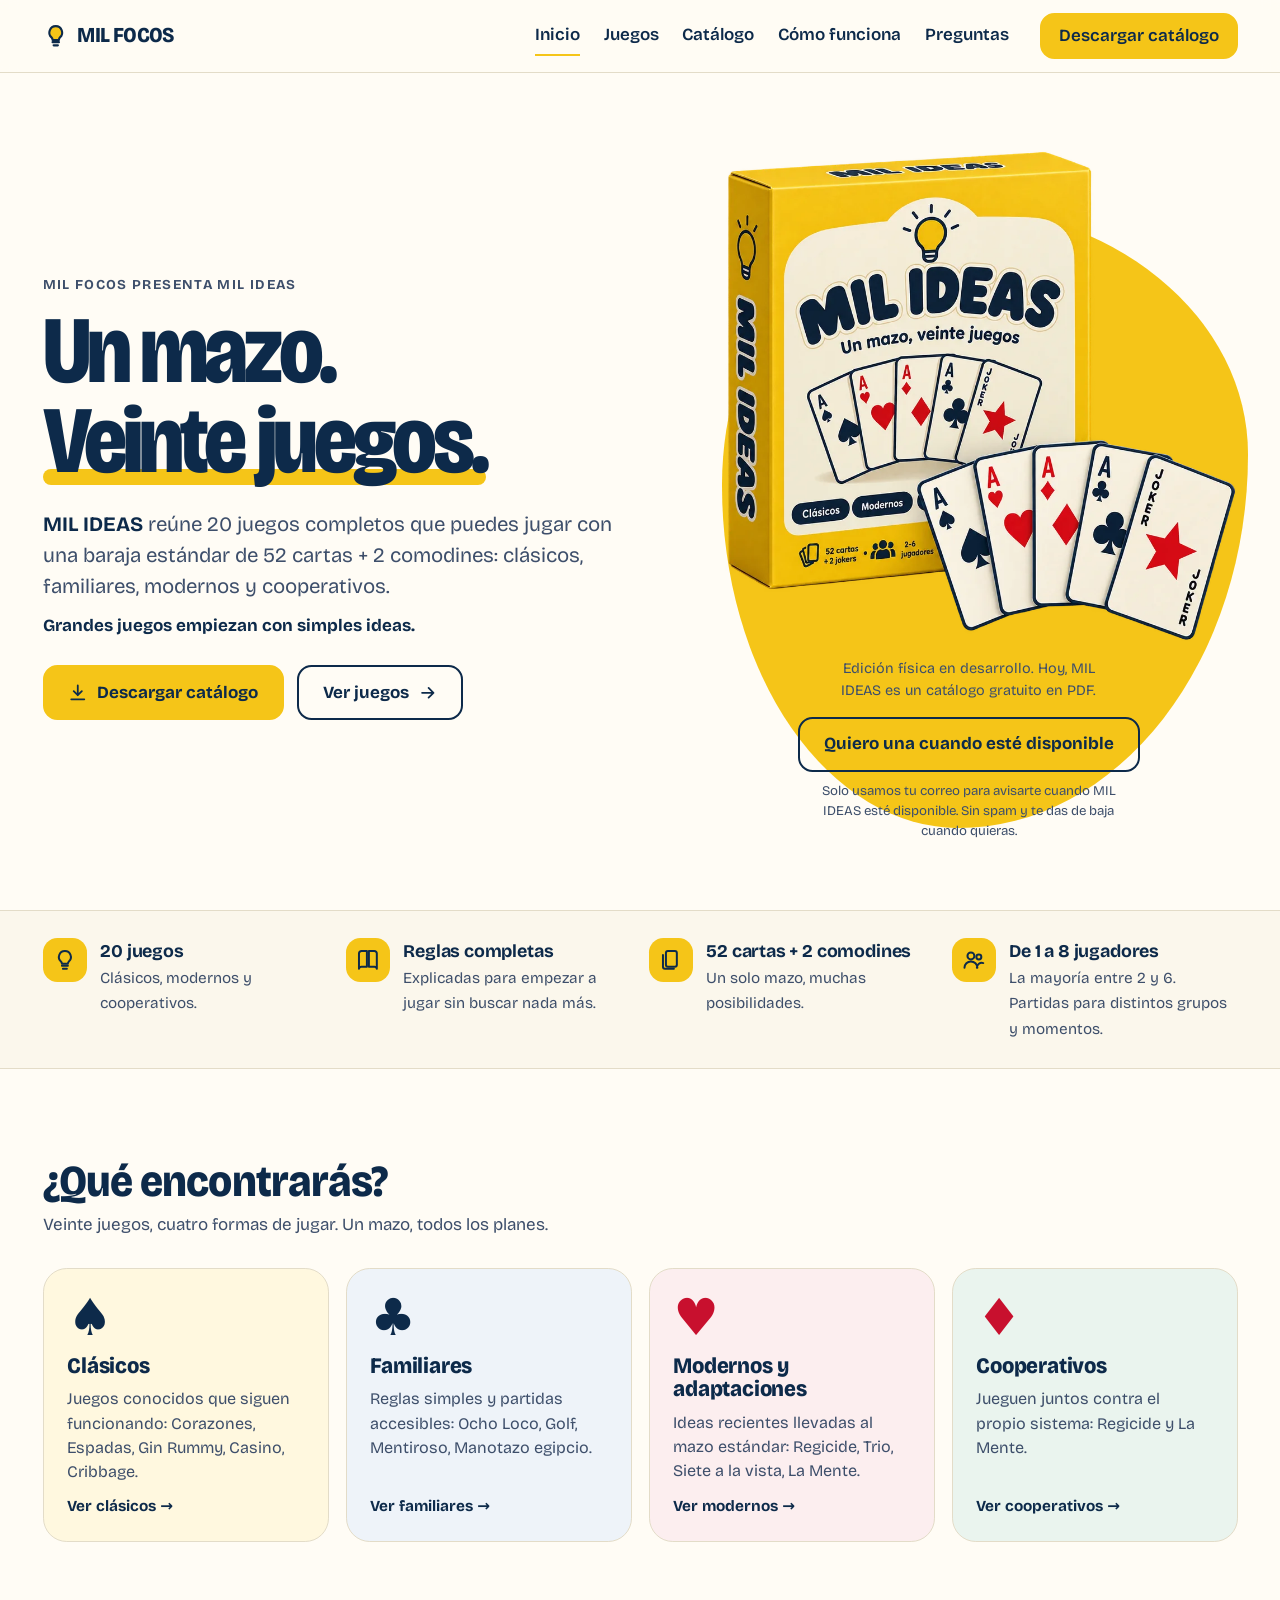
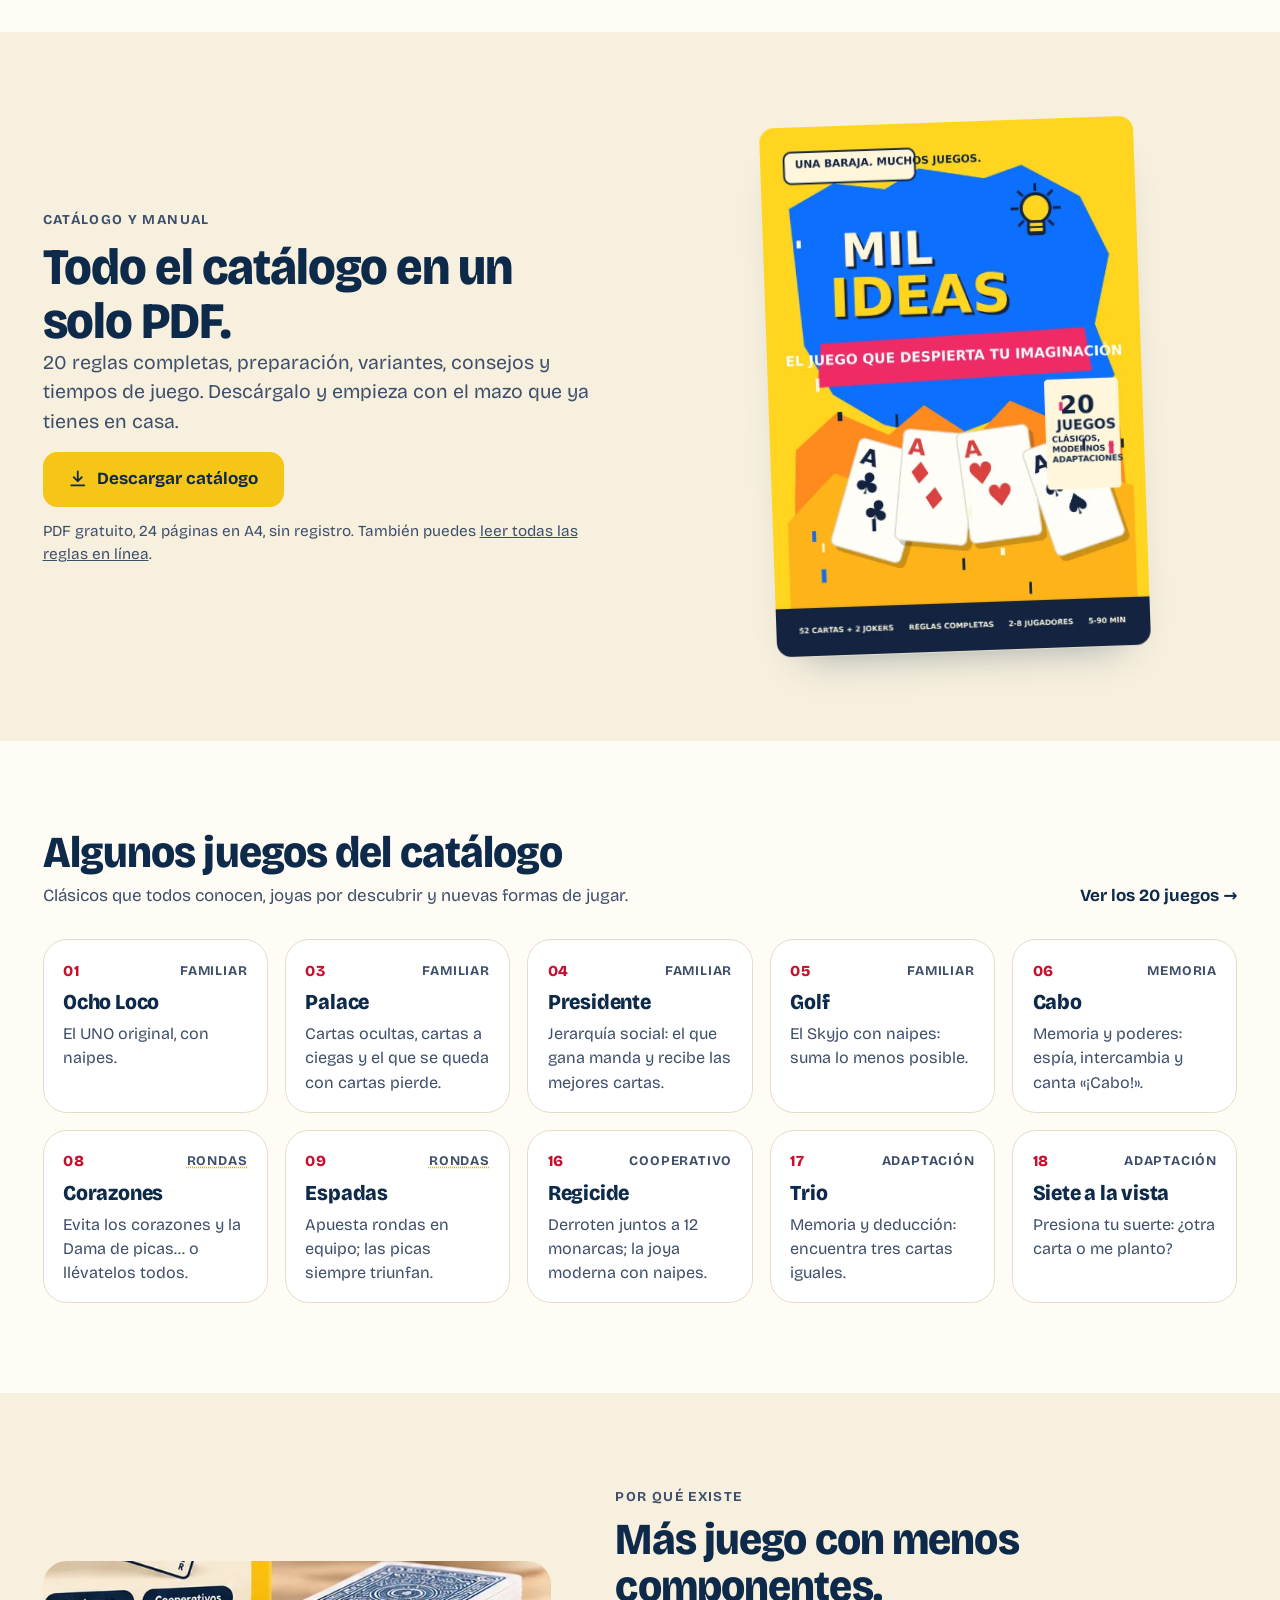
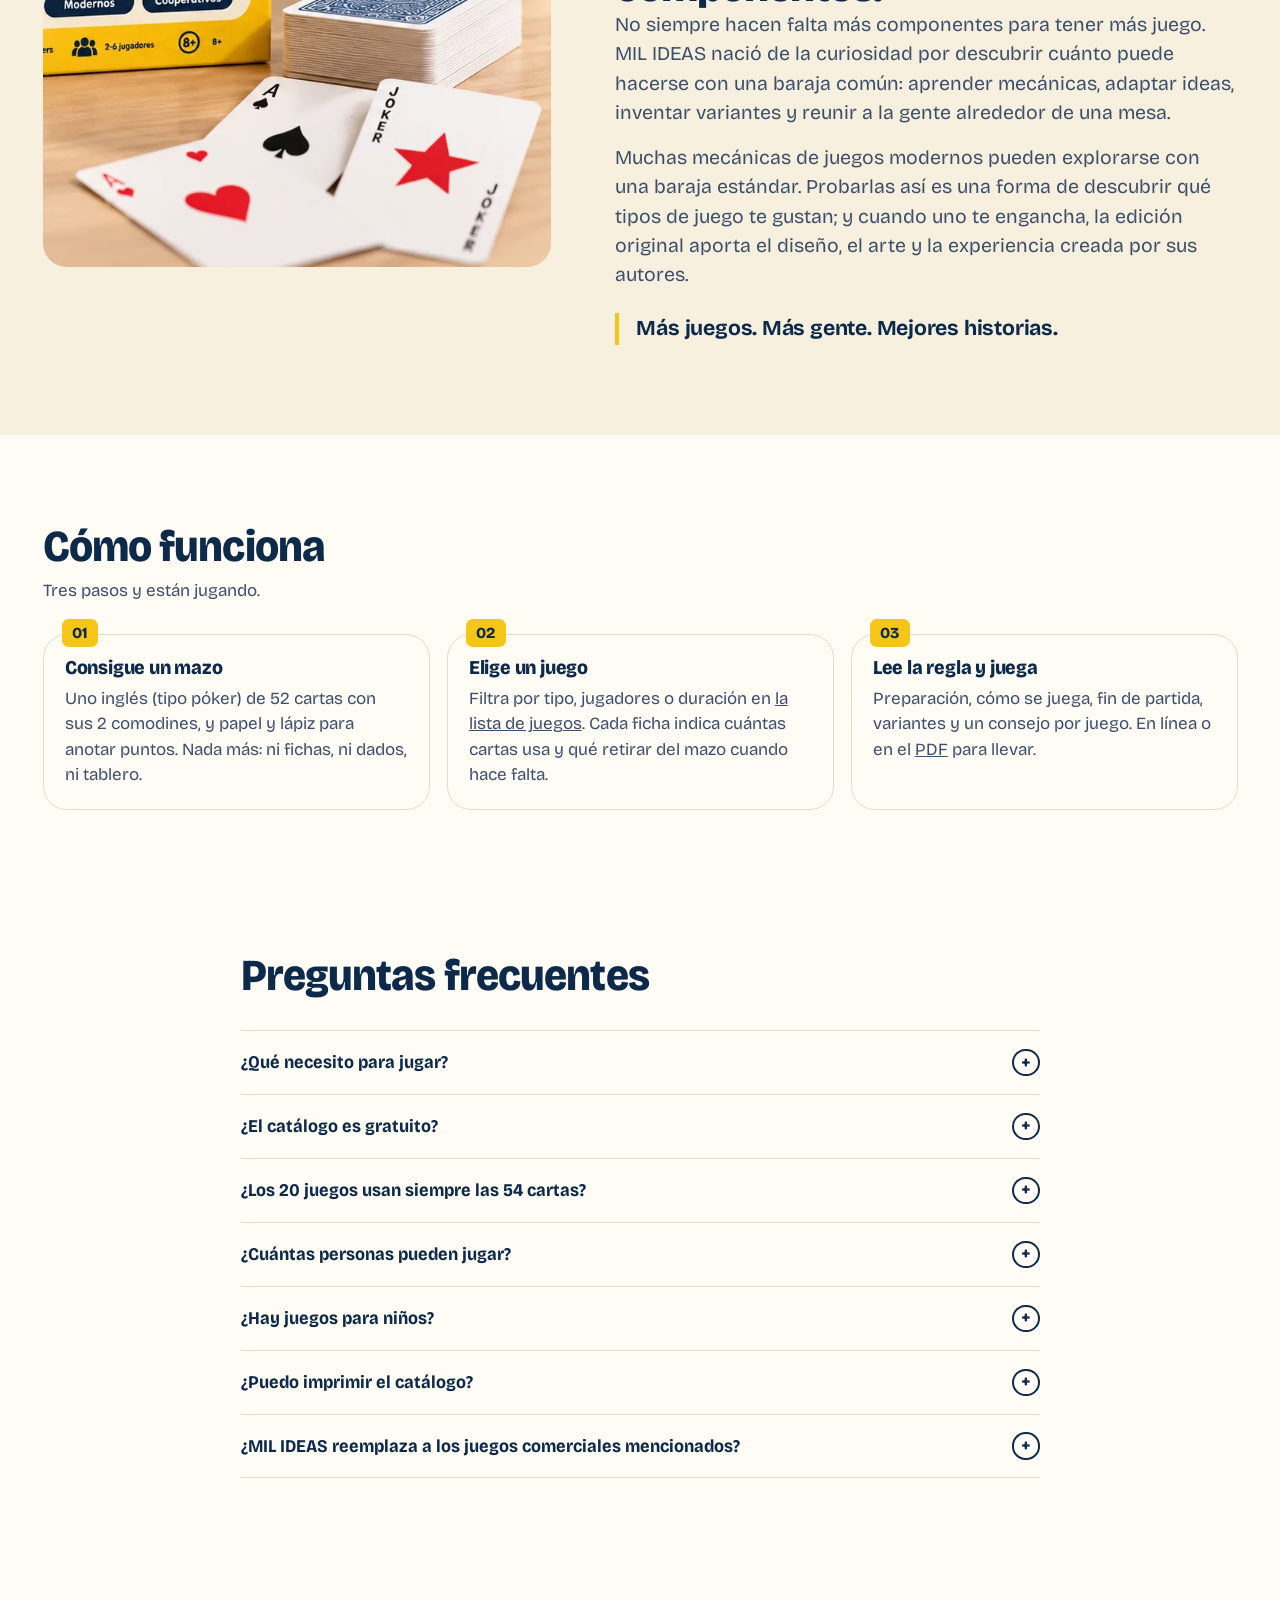
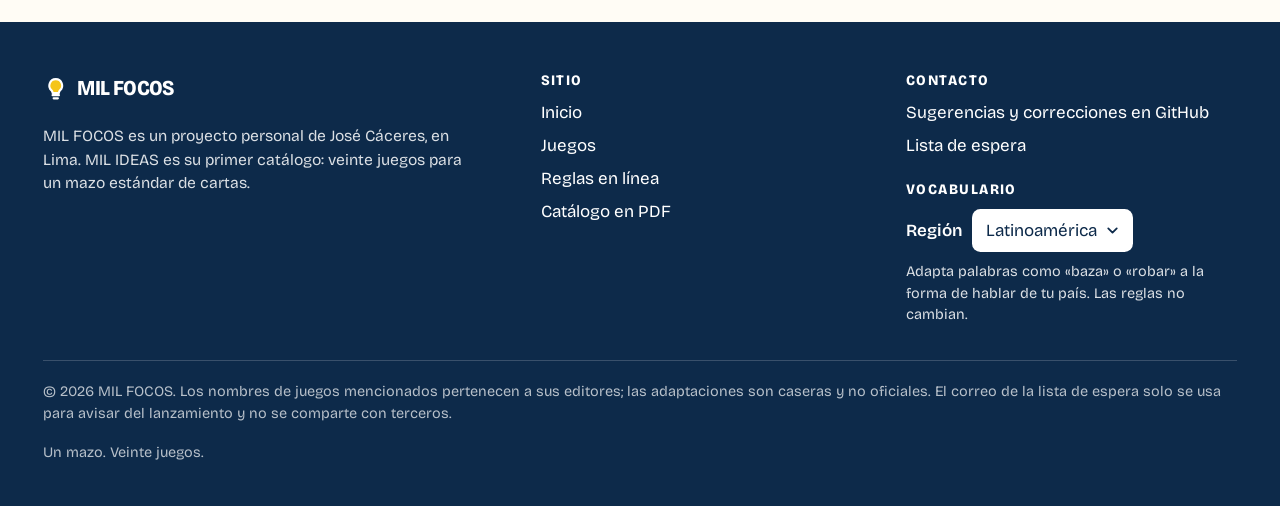
<file: index.html>
<!DOCTYPE html>
<html lang="es">
<head>
<meta charset="utf-8">
<meta name="viewport" content="width=device-width, initial-scale=1">
<title>MIL IDEAS | 20 juegos con una baraja de cartas | MIL FOCOS</title>
<meta name="description" content="Descubre 20 juegos completos para jugar con una baraja estándar de 52 cartas + 2 comodines. Reglas, variantes y catálogo gratuito de MIL IDEAS.">
<link rel="canonical" href="https://milfocos.com/">
<meta property="og:type" content="website">
<meta property="og:site_name" content="MIL FOCOS">
<meta property="og:title" content="MIL IDEAS · Un mazo. Veinte juegos.">
<meta property="og:description" content="20 juegos completos para jugar con una baraja estándar de 52 cartas + 2 comodines. Reglas, variantes y catálogo gratuito.">
<meta property="og:url" content="https://milfocos.com/">
<meta property="og:image" content="https://milfocos.com/assets/img/og.jpg">
<meta property="og:image:width" content="1200">
<meta property="og:image:height" content="630">
<meta property="og:locale" content="es_PE">
<meta name="twitter:card" content="summary_large_image">
<meta name="theme-color" content="#0D2A4A">
<link rel="icon" href="data:image/svg+xml,%3Csvg xmlns='http://www.w3.org/2000/svg' viewBox='0 0 64 64'%3E%3Crect width='64' height='64' rx='12' fill='%230D2A4A'/%3E%3Ccircle cx='32' cy='27' r='15' fill='%23F5C518'/%3E%3Crect x='24' y='42' width='16' height='10' rx='3' fill='%23fff'/%3E%3C/svg%3E">
<link rel="preload" href="/fonts/bricolage-grotesque-latin.woff2" as="font" type="font/woff2" crossorigin>
<link rel="preload" href="/assets/img/producto-560.webp" as="image" type="image/webp" media="(max-width:900px)">
<link rel="preload" href="/assets/img/producto-960.webp" as="image" type="image/webp" media="(min-width:901px)">
<link rel="stylesheet" href="/fonts/bricolage.css">
<link rel="stylesheet" href="/assets/css/site.css">
<script type="application/ld+json">
{"@context":"https://schema.org","@type":"WebSite","name":"MIL FOCOS","alternateName":"MIL IDEAS","url":"https://milfocos.com/","inLanguage":"es","description":"20 juegos completos para jugar con una baraja estándar de 52 cartas + 2 comodines. Reglas, variantes y catálogo gratuito de MIL IDEAS."}
</script>
<style>
/* ---- Estilos propios de la home ---- */
.hero{padding-block:clamp(2rem,6vw,4.5rem) clamp(2.5rem,6vw,4rem)}
.hero .wrap{display:grid;grid-template-columns:1.05fr .95fr;gap:clamp(1.5rem,5vw,4rem);align-items:center}
.hero h1{font-size:clamp(2.9rem,8vw,5.6rem);letter-spacing:-.04em;font-variation-settings:"wdth" 85;line-height:.95}
.hero h1 span{display:block}
.hero h1 .u{position:relative;display:inline-block}
.hero h1 .u:after{content:"";position:absolute;left:0;right:0;bottom:.02em;height:.16em;background:var(--mustard);z-index:-1;border-radius:.1em}
.hero .lead{margin:1.4rem 0 .6rem;font-size:clamp(1.05rem,1.6vw,1.25rem)}
.hero .lead b{color:var(--navy)}
.hero .claim{font-weight:700;color:var(--navy);margin-bottom:1.6rem}
.hero .cta{display:flex;gap:.75rem;flex-wrap:wrap}
.hero .visual{position:relative;isolation:isolate}
.hero .visual:before{content:"";position:absolute;inset:8% -2% 2% 4%;background:var(--mustard);border-radius:42% 58% 55% 45% / 45% 40% 60% 55%;z-index:-1}
.hero .visual img{width:100%;max-width:34rem;margin:0 auto}
.hero .status-note{margin:1rem auto 0;text-align:center;font-size:.85rem;color:var(--ink-2);max-width:30ch}
.hero .visual .cta{justify-content:center;margin:.9rem 0 0;text-align:center}
.hero .privacy{margin-top:.6rem;font-size:.78rem;max-width:34ch}
@media (prefers-reduced-motion:no-preference){
  .hero .visual img{transition:transform .5s var(--ease)}
  .hero .visual:hover img{transform:translateY(-6px) rotate(-1deg)}
}
@media (max-width:860px){
  .hero .wrap{grid-template-columns:1fr}
  .hero .visual{max-width:18rem;margin:1.5rem auto 0}
  .hero .cta .btn{flex:1 1 100%}
}

/* Franja de valor */
.values{border-block:1px solid var(--line);background:var(--cream-2)}
.values .wrap{display:grid;grid-template-columns:repeat(4,1fr);gap:1rem;padding-block:1.6rem}
.value{display:flex;gap:.8rem;align-items:flex-start}
.value .ic{flex:none;width:2.6rem;height:2.6rem;border-radius:var(--r);background:var(--mustard);display:grid;place-items:center}
.value .ic svg{width:1.4rem;height:1.4rem}
.value b{display:block;font-size:1.05rem;letter-spacing:-.01em}
.value span{font-size:.9rem;color:var(--ink-2)}
@media (max-width:980px){.values .wrap{grid-template-columns:repeat(2,1fr)}}
@media (max-width:480px){.values .wrap{grid-template-columns:1fr}}

/* ¿Qué encontrarás? */
.kinds a{display:flex;flex-direction:column;gap:.6rem;padding:1.4rem;border-radius:var(--r-lg);text-decoration:none;border:1px solid var(--line);background:#fff;min-height:12rem;transition:transform .18s var(--ease),border-color .18s var(--ease)}
.kinds a:hover{transform:translateY(-3px);border-color:var(--navy)}
.kinds .suit{font-size:3rem;line-height:1;font-weight:400}
.kinds h3{font-size:1.3rem}
.kinds p{margin:0;color:var(--ink-2);font-size:.95rem;flex:1}
.kinds .go{font-weight:700;font-size:.9rem}
.kinds .k1{background:#FFF8DF}.kinds .k2{background:#EEF3F9}.kinds .k3{background:#FCEEEF}.kinds .k4{background:#EAF4EE}

/* Catálogo */
.catalog .wrap{display:grid;grid-template-columns:1fr 1fr;gap:clamp(1.5rem,5vw,4rem);align-items:center}
.catalog .cover{justify-self:center;width:min(100%,22rem);border-radius:var(--r);overflow:hidden;box-shadow:0 1px 0 var(--line),0 24px 40px -28px rgba(13,42,74,.45);transform:rotate(-2deg)}
.catalog h2{font-size:clamp(2rem,4vw,3rem)}
.catalog .note{font-size:.9rem;color:var(--ink-2);margin:.8rem 0 0}
@media (max-width:860px){.catalog .wrap{grid-template-columns:1fr}.catalog .cover{width:min(100%,16rem);order:-1}}

/* Selección de juegos */
.picks{grid-template-columns:repeat(5,1fr)}
@media (max-width:1100px){.picks{grid-template-columns:repeat(3,1fr)}}
@media (max-width:700px){.picks{grid-template-columns:repeat(2,1fr)}}
@media (max-width:400px){.picks{grid-template-columns:1fr}}

/* Por qué existe */
.why .wrap{display:grid;grid-template-columns:.9fr 1.1fr;gap:clamp(1.5rem,5vw,4rem);align-items:center}
.why img{border-radius:var(--r-lg);width:100%;aspect-ratio:5/3;object-fit:cover}
.why blockquote{margin:1.4rem 0 0;padding-left:1rem;border-left:4px solid var(--mustard);font-weight:700;font-size:1.25rem;letter-spacing:-.01em}
@media (max-width:860px){.why .wrap{grid-template-columns:1fr}}

/* Cómo funciona */
.steps{counter-reset:s;grid-template-columns:repeat(3,1fr)}
@media (max-width:900px){.steps{grid-template-columns:1fr}}
.steps .card{position:relative;padding-top:1.4rem}
.steps .card:before{counter-increment:s;content:counter(s,decimal-leading-zero);position:absolute;top:-.9rem;left:1.1rem;background:var(--mustard);font-weight:800;padding:.15rem .6rem;border-radius:.4rem;font-size:.9rem}
.steps p{margin:0;color:var(--ink-2)}
.steps h3{margin-bottom:.4rem}
</style>
</head>
<body>
<a class="skip" href="#contenido">Saltar al contenido</a>

<header class="site-header">
  <div class="wrap">
    <a class="brand" href="/" aria-label="MIL FOCOS, inicio">
      <svg viewBox="0 0 24 24" aria-hidden="true" fill="none" stroke="currentColor" stroke-width="2" stroke-linecap="round" stroke-linejoin="round"><path d="M9 18h6"/><path d="M10 21h4"/><path d="M12 3a6 6 0 0 0-4 10.5c.7.6 1 1.3 1 2.5h6c0-1.2.3-1.9 1-2.5A6 6 0 0 0 12 3z" fill="#F5C518"/></svg>
      Mil Focos
    </a>
    <button class="menu-btn" aria-expanded="false" aria-controls="site-nav" aria-label="Abrir menú">
      <svg class="open" viewBox="0 0 24 24" aria-hidden="true" fill="none" stroke="currentColor" stroke-width="2.2" stroke-linecap="round"><path d="M4 7h16M4 12h16M4 17h16"/></svg>
      <svg class="close" viewBox="0 0 24 24" aria-hidden="true" fill="none" stroke="currentColor" stroke-width="2.2" stroke-linecap="round"><path d="M6 6l12 12M18 6L6 18"/></svg>
    </button>
    <nav class="nav" id="site-nav" aria-label="Principal">
      <a href="/" aria-current="page">Inicio</a>
      <a href="/juegos/">Juegos</a>
      <a href="/#catalogo">Catálogo</a>
      <a href="/#como">Cómo funciona</a>
      <a href="/#faq">Preguntas</a>
      <a class="btn primary" href="/MIL_IDEAS_catalogo.pdf" data-goatcounter-click="descargar-catalogo">Descargar catálogo</a>
    </nav>
  </div>
</header>

<main id="contenido">

<!-- ===== HERO ===== -->
<section class="hero" aria-labelledby="h1">
  <div class="wrap">
    <div>
      <p class="eyebrow rise">Mil Focos presenta Mil Ideas</p>
      <h1 id="h1" class="rise d1"><span>Un mazo.</span><span><span class="u">Veinte juegos.</span></span></h1>
      <p class="lead rise d2"><b>MIL IDEAS</b> reúne 20 juegos completos que puedes jugar con una baraja estándar de 52 cartas + 2 comodines: clásicos, familiares, modernos y cooperativos.</p>
      <p class="claim rise d2">Grandes juegos empiezan con simples ideas.</p>
      <div class="cta rise d3">
        <a class="btn primary" href="/MIL_IDEAS_catalogo.pdf" data-goatcounter-click="descargar-catalogo">
          <svg viewBox="0 0 24 24" aria-hidden="true" fill="none" stroke="currentColor" stroke-width="2.2" stroke-linecap="round" stroke-linejoin="round"><path d="M12 3v12M7 10l5 5 5-5M4 20h16"/></svg>
          Descargar catálogo
        </a>
        <a class="btn ghost" href="/juegos/" data-goatcounter-click="ver-juegos">Ver juegos
          <svg viewBox="0 0 24 24" aria-hidden="true" fill="none" stroke="currentColor" stroke-width="2.2" stroke-linecap="round" stroke-linejoin="round"><path d="M5 12h14M13 6l6 6-6 6"/></svg>
        </a>
      </div>
    </div>
    <div class="visual rise d1">
      <img src="/assets/img/producto-960.webp" srcset="/assets/img/producto-560.webp 560w, /assets/img/producto-960.webp 960w" sizes="(max-width:860px) 22rem, 34rem" width="1241" height="1135" alt="Diseño conceptual de la caja de MIL IDEAS, amarilla con una bombilla, junto a un abanico de cartas: as de picas, corazones, diamantes, tréboles y un comodín" fetchpriority="high">
      <p class="status-note">Edición física en desarrollo. Hoy, MIL IDEAS es un catálogo gratuito en PDF.</p>
      <p class="cta"><a class="btn ghost" href="https://tally.so/r/GxZQNj" target="_blank" rel="noopener" data-goatcounter-click="lista-de-espera">Quiero una cuando esté disponible</a></p>
      <p class="status-note privacy">Solo usamos tu correo para avisarte cuando MIL IDEAS esté disponible. Sin spam y te das de baja cuando quieras.</p>
    </div>
  </div>
</section>

<!-- ===== FRANJA DE VALOR ===== -->
<section class="values" aria-label="Lo esencial">
  <div class="wrap">
    <div class="value"><span class="ic" aria-hidden="true"><svg viewBox="0 0 24 24" fill="none" stroke="#0D2A4A" stroke-width="2" stroke-linecap="round" stroke-linejoin="round"><path d="M9 18h6M10 21h4"/><path d="M12 3a6 6 0 0 0-4 10.5c.7.6 1 1.3 1 2.5h6c0-1.2.3-1.9 1-2.5A6 6 0 0 0 12 3z"/></svg></span><div><b>20 juegos</b><span>Clásicos, modernos y cooperativos.</span></div></div>
    <div class="value"><span class="ic" aria-hidden="true"><svg viewBox="0 0 24 24" fill="none" stroke="#0D2A4A" stroke-width="2" stroke-linecap="round" stroke-linejoin="round"><path d="M3 5.5A2.5 2.5 0 0 1 5.5 3H11v16H5.5A2.5 2.5 0 0 0 3 21z"/><path d="M21 5.5A2.5 2.5 0 0 0 18.5 3H13v16h5.5a2.5 2.5 0 0 1 2.5 2z"/></svg></span><div><b>Reglas completas</b><span>Explicadas para empezar a jugar sin buscar nada más.</span></div></div>
    <div class="value"><span class="ic" aria-hidden="true"><svg viewBox="0 0 24 24" fill="none" stroke="#0D2A4A" stroke-width="2" stroke-linecap="round" stroke-linejoin="round"><rect x="7" y="3" width="11" height="16" rx="2"/><path d="M4 7v12a2 2 0 0 0 2 2h9"/></svg></span><div><b>52 cartas + 2 comodines</b><span>Un solo mazo, muchas posibilidades.</span></div></div>
    <div class="value"><span class="ic" aria-hidden="true"><svg viewBox="0 0 24 24" fill="none" stroke="#0D2A4A" stroke-width="2" stroke-linecap="round" stroke-linejoin="round"><circle cx="9" cy="8" r="3.5"/><circle cx="17" cy="9" r="2.5"/><path d="M2.5 20a6.5 6.5 0 0 1 13 0M15 20a5 5 0 0 1 6.5-4.8"/></svg></span><div><b>De 1 a 8 jugadores</b><span>La mayoría entre 2 y 6. Partidas para distintos grupos y momentos.</span></div></div>
  </div>
</section>

<!-- ===== ¿QUÉ ENCONTRARÁS? ===== -->
<section class="section" id="que" aria-labelledby="h-que">
  <div class="wrap">
    <div class="section-head">
      <div><h2 id="h-que">¿Qué encontrarás?</h2><p>Veinte juegos, cuatro formas de jugar. Un mazo, todos los planes.</p></div>
    </div>
    <div class="grid c4 kinds">
      <a class="k1" href="/juegos/?f=clasicos"><span class="suit" aria-hidden="true">♠</span><h3>Clásicos</h3><p>Juegos conocidos que siguen funcionando: Corazones, Espadas, Gin Rummy, Casino, Cribbage.</p><span class="go">Ver clásicos →</span></a>
      <a class="k2" href="/juegos/?f=familiar"><span class="suit" aria-hidden="true">♣</span><h3>Familiares</h3><p>Reglas simples y partidas accesibles: Ocho Loco, Golf, Mentiroso, Manotazo egipcio.</p><span class="go">Ver familiares →</span></a>
      <a class="k3" href="/juegos/?f=modernos"><span class="suit red" aria-hidden="true">♥</span><h3>Modernos y adaptaciones</h3><p>Ideas recientes llevadas al mazo estándar: Regicide, Trio, Siete a la vista, La Mente.</p><span class="go">Ver modernos →</span></a>
      <a class="k4" href="/juegos/?f=cooperativos"><span class="suit red" aria-hidden="true">♦</span><h3>Cooperativos</h3><p>Jueguen juntos contra el propio sistema: Regicide y La Mente.</p><span class="go">Ver cooperativos →</span></a>
    </div>
  </div>
</section>

<!-- ===== CATÁLOGO ===== -->
<section class="section cream catalog" id="catalogo" aria-labelledby="h-cat">
  <div class="wrap">
    <div>
      <p class="eyebrow">Catálogo y manual</p>
      <h2 id="h-cat">Todo el catálogo en un solo PDF.</h2>
      <p class="lead">20 reglas completas, preparación, variantes, consejos y tiempos de juego. Descárgalo y empieza con el mazo que ya tienes en casa.</p>
      <p><a class="btn primary" href="/MIL_IDEAS_catalogo.pdf" data-goatcounter-click="descargar-catalogo">
        <svg viewBox="0 0 24 24" aria-hidden="true" fill="none" stroke="currentColor" stroke-width="2.2" stroke-linecap="round" stroke-linejoin="round"><path d="M12 3v12M7 10l5 5 5-5M4 20h16"/></svg>
        Descargar catálogo</a></p>
      <p class="note">PDF gratuito, 24 páginas en A4, sin registro. También puedes <a href="/catalogo.html">leer todas las reglas en línea</a>.</p>
    </div>
    <a class="cover" href="/MIL_IDEAS_catalogo.pdf" aria-label="Descargar el catálogo MIL IDEAS en PDF" data-goatcounter-click="descargar-catalogo">
      <img src="/assets/img/catalogo-portada.webp" width="640" height="906" alt="Portada del catálogo MIL IDEAS: cuatro ases sobre fondo amarillo y azul" loading="lazy">
    </a>
  </div>
</section>

<!-- ===== SELECCIÓN DE JUEGOS ===== -->
<section class="section" id="juegos" aria-labelledby="h-sel">
  <div class="wrap">
    <div class="section-head">
      <div><h2 id="h-sel">Algunos juegos del catálogo</h2><p>Clásicos que todos conocen, joyas por descubrir y nuevas formas de jugar.</p></div>
      <a class="link-arrow" href="/juegos/">Ver los 20 juegos →</a>
    </div>
    <div class="grid picks">
      <a class="game-card" href="/catalogo.html#01-ocho-loco"><div class="top"><span class="num">01</span><span class="cat">Familiar</span></div><h3>Ocho Loco</h3><p>El UNO original, con naipes.</p></a>
      <a class="game-card" href="/catalogo.html#03-palace"><div class="top"><span class="num">03</span><span class="cat">Familiar</span></div><h3>Palace</h3><p>Cartas ocultas, cartas a ciegas y el que se queda con cartas pierde.</p></a>
      <a class="game-card" href="/catalogo.html#04-presidente"><div class="top"><span class="num">04</span><span class="cat">Familiar</span></div><h3>Presidente</h3><p>Jerarquía social: el que gana manda y recibe las mejores cartas.</p></a>
      <a class="game-card" href="/catalogo.html#05-golf"><div class="top"><span class="num">05</span><span class="cat">Familiar</span></div><h3>Golf</h3><p>El Skyjo con naipes: suma lo menos posible.</p></a>
      <a class="game-card" href="/catalogo.html#06-cabo"><div class="top"><span class="num">06</span><span class="cat">Memoria</span></div><h3>Cabo</h3><p>Memoria y poderes: espía, intercambia y canta «¡Cabo!».</p></a>
      <a class="game-card" href="/catalogo.html#08-corazones"><div class="top"><span class="num">08</span><span class="cat"><span data-term="trick" data-form="p">Rondas</span></span></div><h3>Corazones</h3><p>Evita los corazones y la Dama de picas… o llévatelos todos.</p></a>
      <a class="game-card" href="/catalogo.html#09-espadas"><div class="top"><span class="num">09</span><span class="cat"><span data-term="trick" data-form="p">Rondas</span></span></div><h3>Espadas</h3><p><span data-i18n="spades.summary">Apuesta rondas en equipo; las picas siempre triunfan.</span></p></a>
      <a class="game-card" href="/catalogo.html#16-regicide"><div class="top"><span class="num">16</span><span class="cat">Cooperativo</span></div><h3>Regicide</h3><p>Derroten juntos a 12 monarcas; la joya moderna con naipes.</p></a>
      <a class="game-card" href="/catalogo.html#17-trio"><div class="top"><span class="num">17</span><span class="cat">Adaptación</span></div><h3>Trio</h3><p>Memoria y deducción: encuentra tres cartas iguales.</p></a>
      <a class="game-card" href="/catalogo.html#18-siete-a-la-vista"><div class="top"><span class="num">18</span><span class="cat">Adaptación</span></div><h3>Siete a la vista</h3><p>Presiona tu suerte: ¿otra carta o me planto?</p></a>
    </div>
  </div>
</section>

<!-- ===== POR QUÉ EXISTE ===== -->
<section class="section cream why" id="por-que" aria-labelledby="h-why">
  <div class="wrap">
    <img src="/assets/img/mesa.webp" width="672" height="401" alt="Cartas y un mazo boca abajo sobre una mesa de madera" loading="lazy">
    <div>
      <p class="eyebrow">Por qué existe</p>
      <h2 id="h-why">Más juego con menos componentes.</h2>
      <p class="lead">No siempre hacen falta más componentes para tener más juego. MIL IDEAS nació de la curiosidad por descubrir cuánto puede hacerse con una baraja común: aprender mecánicas, adaptar ideas, inventar variantes y reunir a la gente alrededor de una mesa.</p>
      <p class="lead">Muchas mecánicas de juegos modernos pueden explorarse con una baraja estándar. Probarlas así es una forma de descubrir qué tipos de juego te gustan; y cuando uno te engancha, la edición original aporta el diseño, el arte y la experiencia creada por sus autores.</p>
      <blockquote>Más juegos. Más gente. Mejores historias.</blockquote>
    </div>
  </div>
</section>

<!-- ===== CÓMO FUNCIONA ===== -->
<section class="section" id="como" aria-labelledby="h-como">
  <div class="wrap">
    <div class="section-head">
      <div><h2 id="h-como">Cómo funciona</h2><p>Tres pasos y están jugando.</p></div>
    </div>
    <div class="grid steps">
      <div class="card"><h3>Consigue un mazo</h3><p>Uno inglés (tipo póker) de 52 cartas con sus 2 comodines, y papel y lápiz para anotar puntos. Nada más: ni fichas, ni dados, ni tablero.</p></div>
      <div class="card"><h3>Elige un juego</h3><p>Filtra por tipo, jugadores o duración en <a href="/juegos/">la lista de juegos</a>. Cada ficha indica cuántas cartas usa y qué retirar del mazo cuando hace falta.</p></div>
      <div class="card"><h3>Lee la regla y juega</h3><p>Preparación, cómo se juega, fin de partida, variantes y un consejo por juego. En línea o en el <a href="/MIL_IDEAS_catalogo.pdf" data-goatcounter-click="descargar-catalogo">PDF</a> para llevar.</p></div>
    </div>
  </div>
</section>

<!-- ===== FAQ ===== -->
<section class="section tight" id="faq" aria-labelledby="h-faq">
  <div class="wrap" style="max-width:52rem">
    <div class="section-head"><div><h2 id="h-faq">Preguntas frecuentes</h2></div></div>
    <div class="faq">
      <div class="faq-item">
        <h3><button class="faq-q" aria-expanded="false" aria-controls="faq1" id="faq1-q">¿Qué necesito para jugar?<span class="plus" aria-hidden="true">+</span></button></h3>
        <div class="faq-a" id="faq1" role="region" aria-labelledby="faq1-q" hidden><p>Un mazo inglés de 52 cartas con sus 2 comodines, y papel y lápiz para anotar puntos. Nada más: ni fichas, ni dados, ni tablero.</p></div>
      </div>
      <div class="faq-item">
        <h3><button class="faq-q" aria-expanded="false" aria-controls="faq2" id="faq2-q">¿El catálogo es gratuito?<span class="plus" aria-hidden="true">+</span></button></h3>
        <div class="faq-a" id="faq2" role="region" aria-labelledby="faq2-q" hidden><p>Sí. Es un PDF de 24 páginas que se descarga directamente, sin registro ni correo. Las mismas reglas están publicadas en línea en <a href="/catalogo.html">la página de reglas</a>.</p></div>
      </div>
      <div class="faq-item">
        <h3><button class="faq-q" aria-expanded="false" aria-controls="faq3" id="faq3-q">¿Los 20 juegos usan siempre las 54 cartas?<span class="plus" aria-hidden="true">+</span></button></h3>
        <div class="faq-a" id="faq3" role="region" aria-labelledby="faq3-q" hidden><p>No. Muchos usan las 52 sin comodines, y algunos usan menos: Euchre juega con 24 cartas (del 9 al as), Durak con 36 (del 6 al as) y Trio con 36 (del as a la dama de tres palos). Los comodines solo entran donde la ficha lo indica, por ejemplo en Presidente, Golf, Cabo, Regicide o Siete a la vista. Cada ficha dice exactamente qué retirar.</p></div>
      </div>
      <div class="faq-item">
        <h3><button class="faq-q" aria-expanded="false" aria-controls="faq4" id="faq4-q">¿Cuántas personas pueden jugar?<span class="plus" aria-hidden="true">+</span></button></h3>
        <div class="faq-a" id="faq4" role="region" aria-labelledby="faq4-q" hidden><p>Desde 1 hasta 8. Regicide se puede jugar en solitario y hay dos solitarios de bonus; Gin Rummy y Cribbage son para dos; Mentiroso, Siete a la vista y Texas Hold'em con puntos llegan a 8. La mayoría de los juegos funciona mejor entre 2 y 6 jugadores.</p></div>
      </div>
      <div class="faq-item">
        <h3><button class="faq-q" aria-expanded="false" aria-controls="faq5" id="faq5-q">¿Hay juegos para niños?<span class="plus" aria-hidden="true">+</span></button></h3>
        <div class="faq-a" id="faq5" role="region" aria-labelledby="faq5-q" hidden><p>Sí. Ocho Loco y Manotazo egipcio están pensados desde los 6 años; Golf y Trio desde los 7; Mentiroso, Palace, Presidente, Cabo, Durak, Siete a la vista y La Mente desde los 8. <span data-i18n="faq.trickGames">Los juegos de rondas (bazas) y de combinaciones suelen ir mejor a partir de 10, y Texas Hold’em con puntos a partir de 12.</span></p></div>
      </div>
      <div class="faq-item">
        <h3><button class="faq-q" aria-expanded="false" aria-controls="faq6" id="faq6-q">¿Puedo imprimir el catálogo?<span class="plus" aria-hidden="true">+</span></button></h3>
        <div class="faq-a" id="faq6" role="region" aria-labelledby="faq6-q" hidden><p>Sí. Está maquetado en A4 (24 páginas) para imprimirlo entero o solo las fichas que vayas a usar. Cada juego ocupa una o dos páginas.</p></div>
      </div>
      <div class="faq-item">
        <h3><button class="faq-q" aria-expanded="false" aria-controls="faq7" id="faq7-q">¿MIL IDEAS reemplaza a los juegos comerciales mencionados?<span class="plus" aria-hidden="true">+</span></button></h3>
        <div class="faq-a" id="faq7" role="region" aria-labelledby="faq7-q" hidden><p>No. Los nombres de juegos mencionados (Regicide, Trio, Flip 7, The Mind, Skull King, Cabo, entre otros) pertenecen a sus respectivos editores. Regicide se distribuye con una licencia que permite jugarlo con un mazo estándar y sus reglas oficiales están en regicidegame.com; Trio, Flip 7 y The Mind son adaptaciones caseras para naipes, no reglas oficiales. Si un juego te gusta, compra la caja: el arte y los componentes pensados para el juego valen la pena, y así el autor sigue haciendo juegos.</p></div>
      </div>
    </div>
  </div>
</section>

</main>

<footer class="site-footer">
  <div class="wrap">
    <div>
      <a class="brand" href="/" aria-label="MIL FOCOS, inicio">
        <svg viewBox="0 0 24 24" aria-hidden="true" fill="none" stroke="currentColor" stroke-width="2" stroke-linecap="round" stroke-linejoin="round"><path d="M9 18h6"/><path d="M10 21h4"/><path d="M12 3a6 6 0 0 0-4 10.5c.7.6 1 1.3 1 2.5h6c0-1.2.3-1.9 1-2.5A6 6 0 0 0 12 3z" fill="#F5C518"/></svg>
        Mil Focos
      </a>
      <p style="margin-top:.9rem">MIL FOCOS es un proyecto personal de José Cáceres, en Lima. MIL IDEAS es su primer catálogo: veinte juegos para un mazo estándar de cartas.</p>
    </div>
    <div>
      <h4>Sitio</h4>
      <ul>
        <li><a href="/">Inicio</a></li>
        <li><a href="/juegos/">Juegos</a></li>
        <li><a href="/catalogo.html">Reglas en línea</a></li>
        <li><a href="/MIL_IDEAS_catalogo.pdf" data-goatcounter-click="descargar-catalogo">Catálogo en PDF</a></li>
      </ul>
    </div>
    <div>
      <h4>Contacto</h4>
      <ul>
        <li><a href="https://github.com/Josexato/milfocos/issues">Sugerencias y correcciones en GitHub</a></li>
        <li><a href="https://tally.so/r/GxZQNj" target="_blank" rel="noopener" data-goatcounter-click="lista-de-espera">Lista de espera</a></li>
      </ul>
      <h4 class="mt">Vocabulario</h4>
      <label class="locale"><span>Región</span>
        <select data-locale-select aria-describedby="locale-help"><option value="es-419">Latinoamérica</option></select>
      </label>
      <p id="locale-help">Adapta palabras como «baza» o «robar» a la forma de hablar de tu país. Las reglas no cambian.</p>
      <div id="locale-live" class="visually-hidden" aria-live="polite"></div>
    </div>
    <div class="legal">
      <span>© <span data-year>2026</span> MIL FOCOS. Los nombres de juegos mencionados pertenecen a sus editores; las adaptaciones son caseras y no oficiales. El correo de la lista de espera solo se usa para avisar del lanzamiento y no se comparte con terceros.</span>
      <span>Un mazo. Veinte juegos.</span>
    </div>
  </div>
</footer>

<script src="/assets/js/site.js" defer></script>
<script src="/assets/js/i18n.js" defer></script>
<!-- Analíticas: GoatCounter (sin cookies, sin datos personales). Ignora localhost. -->
<script data-goatcounter="https://milfocos.goatcounter.com/count" async src="https://gc.zgo.at/count.js"></script>
</body>
</html>
</file>
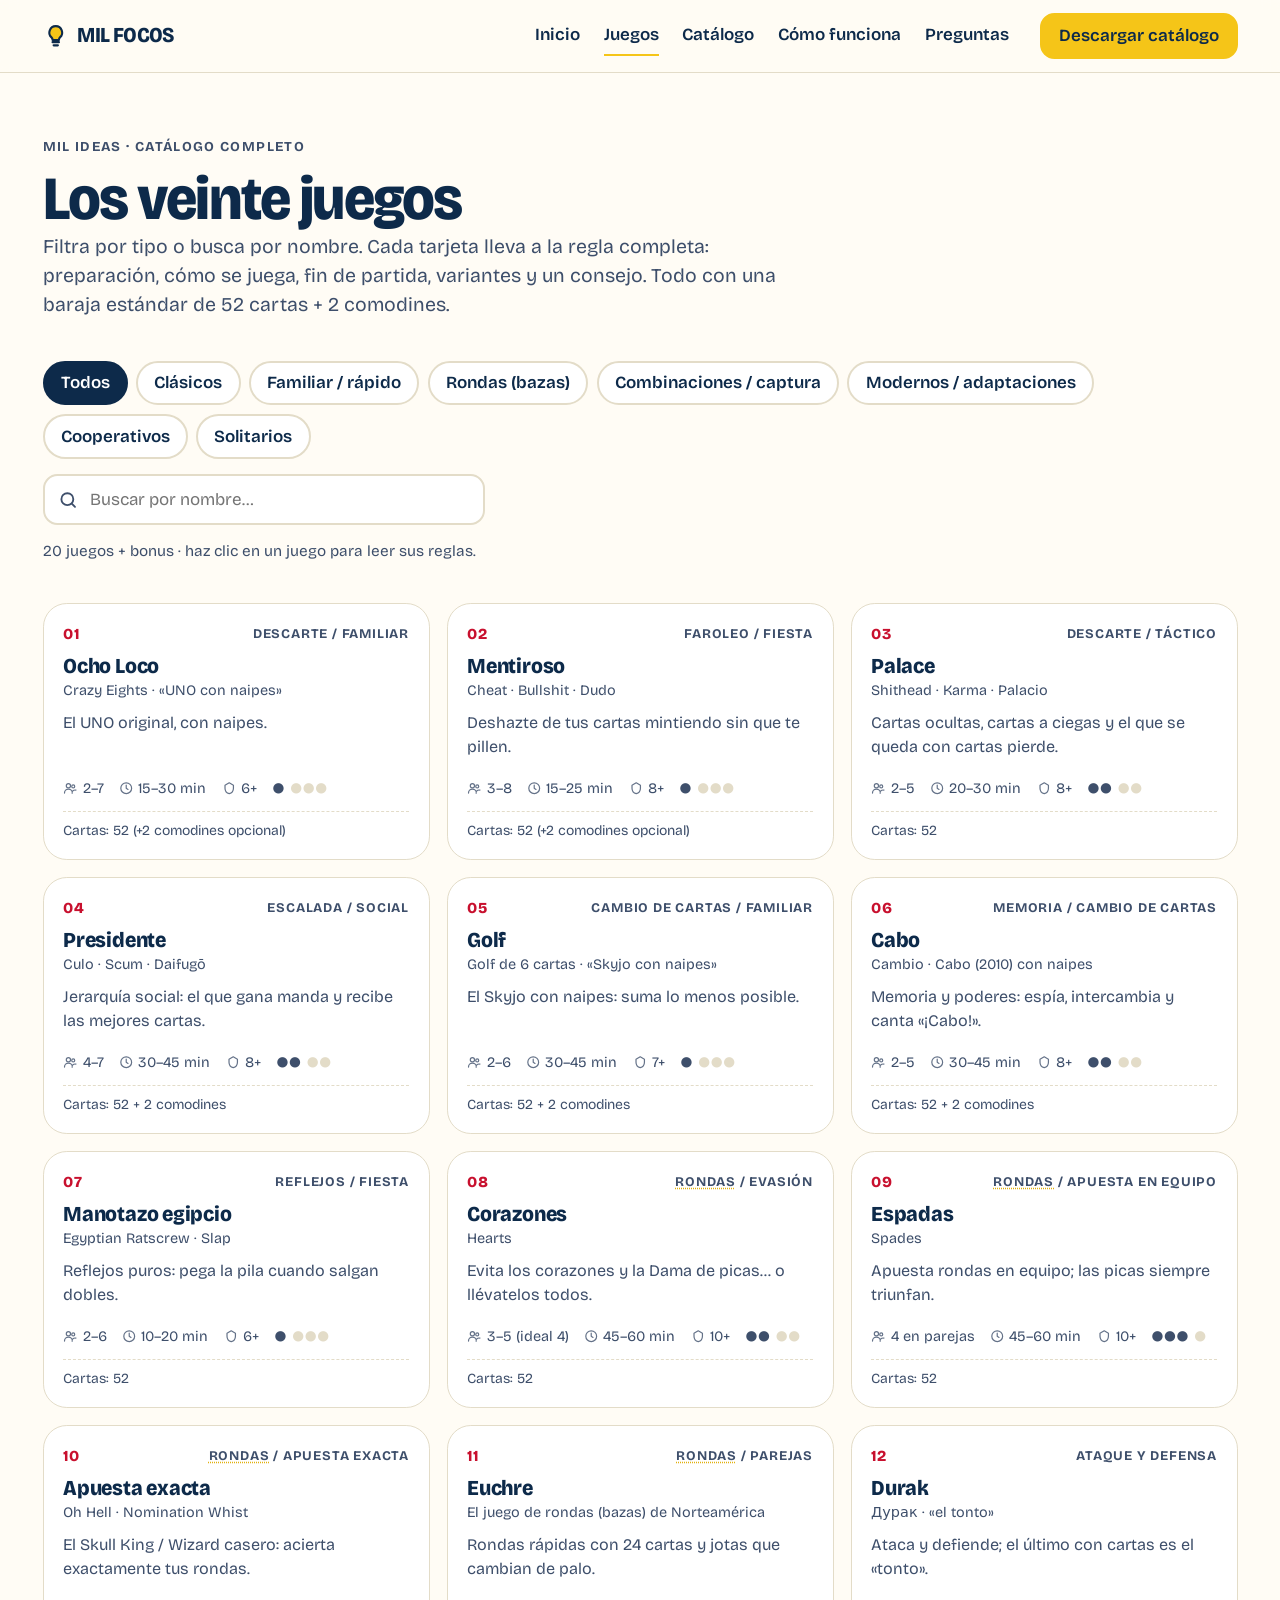
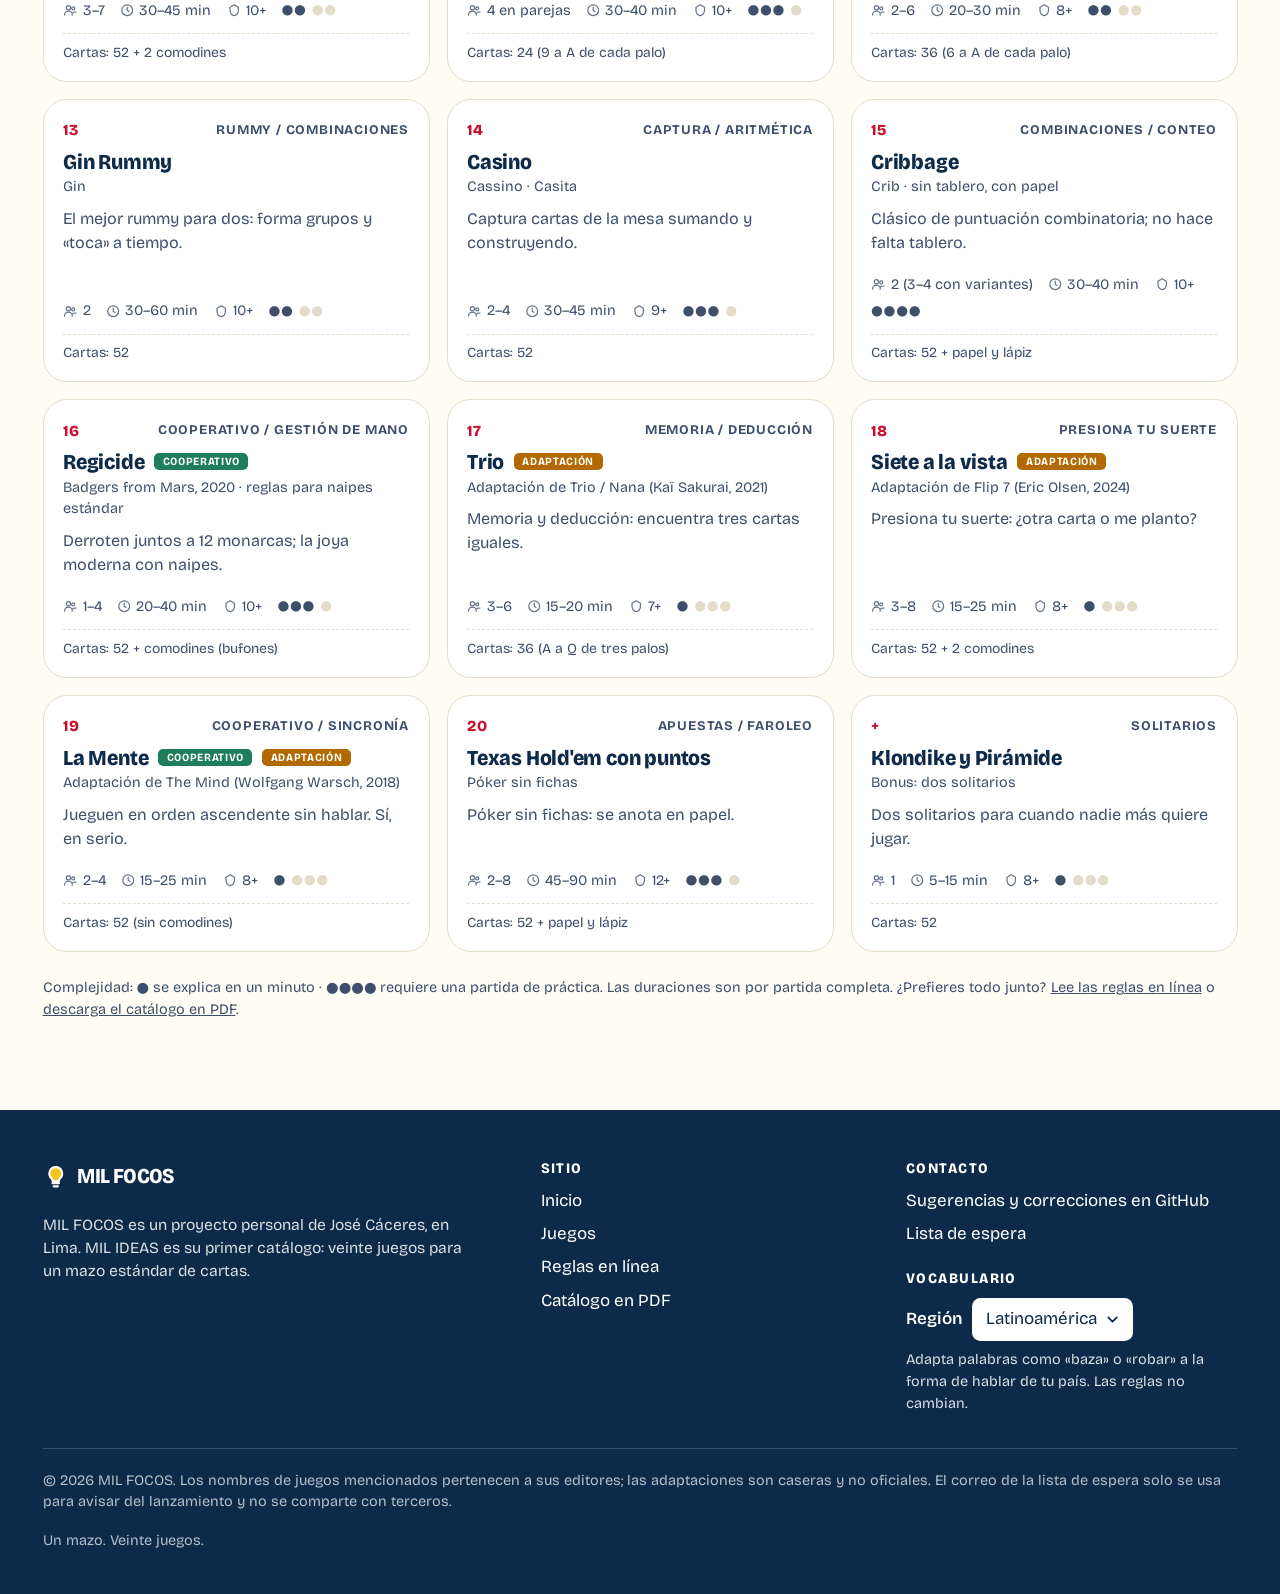
<file: juegos/index.html>
<!DOCTYPE html>
<html lang="es">
<head>
<meta charset="utf-8">
<meta name="viewport" content="width=device-width, initial-scale=1">
<title>Los 20 juegos de MIL IDEAS | Filtra por tipo, jugadores y duración | MIL FOCOS</title>
<meta name="description" content="Los 20 juegos del catálogo MIL IDEAS con jugadores, duración, complejidad y cartas necesarias: familiares, de rondas (bazas), de combinaciones, modernos, cooperativos y solitarios. Filtra y busca.">
<link rel="canonical" href="https://milfocos.com/juegos/">
<meta property="og:type" content="website">
<meta property="og:site_name" content="MIL FOCOS">
<meta property="og:title" content="Los 20 juegos de MIL IDEAS">
<meta property="og:description" content="Familiares, de rondas (bazas), de combinaciones, modernos, cooperativos y solitarios. Todos con una baraja estándar de 52 cartas + 2 comodines.">
<meta property="og:url" content="https://milfocos.com/juegos/">
<meta property="og:image" content="https://milfocos.com/assets/img/og.jpg">
<meta property="og:image:width" content="1200">
<meta property="og:image:height" content="630">
<meta property="og:locale" content="es_PE">
<meta name="twitter:card" content="summary_large_image">
<meta name="theme-color" content="#0D2A4A">
<link rel="icon" href="data:image/svg+xml,%3Csvg xmlns='http://www.w3.org/2000/svg' viewBox='0 0 64 64'%3E%3Crect width='64' height='64' rx='12' fill='%230D2A4A'/%3E%3Ccircle cx='32' cy='27' r='15' fill='%23F5C518'/%3E%3Crect x='24' y='42' width='16' height='10' rx='3' fill='%23fff'/%3E%3C/svg%3E">
<link rel="preload" href="/fonts/bricolage-grotesque-latin.woff2" as="font" type="font/woff2" crossorigin>
<link rel="stylesheet" href="/fonts/bricolage.css">
<link rel="stylesheet" href="/assets/css/site.css">
<script type="application/ld+json">
{"@context":"https://schema.org","@type":"ItemList","name":"Los 20 juegos de MIL IDEAS","itemListElement":[{"@type":"ListItem","position":1,"name":"Ocho Loco","url":"https://milfocos.com/catalogo.html#01-ocho-loco"},{"@type":"ListItem","position":2,"name":"Mentiroso","url":"https://milfocos.com/catalogo.html#02-mentiroso"},{"@type":"ListItem","position":3,"name":"Palace","url":"https://milfocos.com/catalogo.html#03-palace"},{"@type":"ListItem","position":4,"name":"Presidente","url":"https://milfocos.com/catalogo.html#04-presidente"},{"@type":"ListItem","position":5,"name":"Golf","url":"https://milfocos.com/catalogo.html#05-golf"},{"@type":"ListItem","position":6,"name":"Cabo","url":"https://milfocos.com/catalogo.html#06-cabo"},{"@type":"ListItem","position":7,"name":"Manotazo egipcio","url":"https://milfocos.com/catalogo.html#07-manotazo-egipcio"},{"@type":"ListItem","position":8,"name":"Corazones","url":"https://milfocos.com/catalogo.html#08-corazones"},{"@type":"ListItem","position":9,"name":"Espadas","url":"https://milfocos.com/catalogo.html#09-espadas"},{"@type":"ListItem","position":10,"name":"Apuesta exacta","url":"https://milfocos.com/catalogo.html#10-apuesta-exacta"},{"@type":"ListItem","position":11,"name":"Euchre","url":"https://milfocos.com/catalogo.html#11-euchre"},{"@type":"ListItem","position":12,"name":"Durak","url":"https://milfocos.com/catalogo.html#12-durak"},{"@type":"ListItem","position":13,"name":"Gin Rummy","url":"https://milfocos.com/catalogo.html#13-gin-rummy"},{"@type":"ListItem","position":14,"name":"Casino","url":"https://milfocos.com/catalogo.html#14-casino"},{"@type":"ListItem","position":15,"name":"Cribbage","url":"https://milfocos.com/catalogo.html#15-cribbage"},{"@type":"ListItem","position":16,"name":"Regicide","url":"https://milfocos.com/catalogo.html#16-regicide"},{"@type":"ListItem","position":17,"name":"Trio","url":"https://milfocos.com/catalogo.html#17-trio"},{"@type":"ListItem","position":18,"name":"Siete a la vista","url":"https://milfocos.com/catalogo.html#18-siete-a-la-vista"},{"@type":"ListItem","position":19,"name":"La Mente","url":"https://milfocos.com/catalogo.html#19-la-mente"},{"@type":"ListItem","position":20,"name":"Texas Hold'em con puntos","url":"https://milfocos.com/catalogo.html#20-texas-hold-em-con-puntos"}]}
</script>
<style>
.page-head{padding-block:clamp(2rem,5vw,3.5rem) 1.5rem}
.page-head h1{font-size:clamp(2.2rem,5.5vw,3.6rem);letter-spacing:-.03em}
.tools{display:flex;flex-direction:column;gap:.9rem;margin-bottom:1.6rem}
.search{position:relative;max-width:26rem}
.search input{width:100%;min-height:3rem;padding:.6rem 1rem .6rem 2.7rem;border:2px solid var(--line);border-radius:var(--r);font:inherit;background:#fff;color:var(--navy)}
.search input:focus{border-color:var(--navy);outline:none}
.search svg{position:absolute;left:.9rem;top:50%;transform:translateY(-50%);width:1.2rem;height:1.2rem;pointer-events:none;color:var(--ink-2)}
.status{font-size:.9rem;color:var(--ink-2)}
.games{grid-template-columns:repeat(3,1fr)}
@media (max-width:1000px){.games{grid-template-columns:repeat(2,1fr)}}
@media (max-width:620px){.games{grid-template-columns:1fr}}
.game-card .alias{font-size:.85rem;color:var(--ink-2);margin-top:-.3rem}
.game-card .cards{font-size:.82rem;color:var(--ink-2);border-top:1px dashed var(--line);padding-top:.5rem;margin-top:.2rem}
.game-card h3 .tag{margin-left:.35rem;position:relative;top:-.15em}
#empty{padding:2rem;border:1px dashed var(--line);border-radius:var(--r-lg);text-align:center;color:var(--ink-2)}
.legend{font-size:.85rem;color:var(--ink-2);margin-top:1.5rem}
</style>
</head>
<body>
<a class="skip" href="#contenido">Saltar al contenido</a>

<header class="site-header">
  <div class="wrap">
    <a class="brand" href="/" aria-label="MIL FOCOS, inicio">
      <svg viewBox="0 0 24 24" aria-hidden="true" fill="none" stroke="currentColor" stroke-width="2" stroke-linecap="round" stroke-linejoin="round"><path d="M9 18h6"/><path d="M10 21h4"/><path d="M12 3a6 6 0 0 0-4 10.5c.7.6 1 1.3 1 2.5h6c0-1.2.3-1.9 1-2.5A6 6 0 0 0 12 3z" fill="#F5C518"/></svg>
      Mil Focos
    </a>
    <button class="menu-btn" aria-expanded="false" aria-controls="site-nav" aria-label="Abrir menú">
      <svg class="open" viewBox="0 0 24 24" aria-hidden="true" fill="none" stroke="currentColor" stroke-width="2.2" stroke-linecap="round"><path d="M4 7h16M4 12h16M4 17h16"/></svg>
      <svg class="close" viewBox="0 0 24 24" aria-hidden="true" fill="none" stroke="currentColor" stroke-width="2.2" stroke-linecap="round"><path d="M6 6l12 12M18 6L6 18"/></svg>
    </button>
    <nav class="nav" id="site-nav" aria-label="Principal">
      <a href="/">Inicio</a>
      <a href="/juegos/" aria-current="page">Juegos</a>
      <a href="/#catalogo">Catálogo</a>
      <a href="/#como">Cómo funciona</a>
      <a href="/#faq">Preguntas</a>
      <a class="btn primary" href="/MIL_IDEAS_catalogo.pdf" data-goatcounter-click="descargar-catalogo">Descargar catálogo</a>
    </nav>
  </div>
</header>


<main id="contenido">
  <div class="wrap">
    <header class="page-head">
      <p class="eyebrow">MIL IDEAS · catálogo completo</p>
      <h1>Los veinte juegos</h1>
      <p class="lead">Filtra por tipo o busca por nombre. Cada tarjeta lleva a la regla completa: preparación, cómo se juega, fin de partida, variantes y un consejo. Todo con una baraja estándar de 52 cartas + 2 comodines.</p>
    </header>

    <div class="tools">
      <div class="chips" role="group" aria-label="Filtrar por tipo">
      <button class="chip" type="button" data-filter="todos" aria-pressed="true">Todos</button>
      <button class="chip" type="button" data-filter="clasicos" aria-pressed="false">Clásicos</button>
      <button class="chip" type="button" data-filter="familiar" aria-pressed="false">Familiar / rápido</button>
      <button class="chip" type="button" data-filter="bazas" aria-pressed="false" data-i18n="filter.trick">Rondas (bazas)</button>
      <button class="chip" type="button" data-filter="combinaciones" aria-pressed="false">Combinaciones / captura</button>
      <button class="chip" type="button" data-filter="modernos" aria-pressed="false">Modernos / adaptaciones</button>
      <button class="chip" type="button" data-filter="cooperativos" aria-pressed="false">Cooperativos</button>
      <button class="chip" type="button" data-filter="solitarios" aria-pressed="false">Solitarios</button>
      </div>
      <div class="search">
        <svg viewBox="0 0 24 24" fill="none" stroke="currentColor" stroke-width="2.2" stroke-linecap="round" aria-hidden="true"><circle cx="11" cy="11" r="7"/><path d="m20 20-3.5-3.5"/></svg>
        <label class="visually-hidden" for="search">Buscar juego por nombre</label>
        <input id="search" type="search" placeholder="Buscar por nombre…" autocomplete="off">
      </div>
      <p class="status" aria-live="polite"><span id="count">20 juegos + bonus</span> · haz clic en un juego para leer sus reglas.</p>
    </div>

    <div class="grid games" id="games">
      <a class="game-card" href="/catalogo.html#01-ocho-loco" data-tags="familiar clasicos" data-name="Ocho Loco Crazy Eights · «UNO con naipes»">
        <div class="top"><span class="num">01</span><span class="cat">Descarte / familiar</span></div>
        <h3>Ocho Loco</h3>
        <p class="alias">Crazy Eights · «UNO con naipes»</p>
        <p>El UNO original, con naipes.</p>
        <div class="meta">
          <span><svg viewBox="0 0 24 24" fill="none" stroke="currentColor" stroke-width="2" stroke-linecap="round" stroke-linejoin="round" aria-hidden="true"><circle cx="9" cy="8" r="3.5"/><circle cx="17" cy="9" r="2.5"/><path d="M2.5 20a6.5 6.5 0 0 1 13 0M15 20a5 5 0 0 1 6.5-4.8"/></svg>2–7</span>
          <span><svg viewBox="0 0 24 24" fill="none" stroke="currentColor" stroke-width="2" stroke-linecap="round" stroke-linejoin="round" aria-hidden="true"><circle cx="12" cy="12" r="9"/><path d="M12 7v5l3 2"/></svg>15–30 min</span>
          <span><svg viewBox="0 0 24 24" fill="none" stroke="currentColor" stroke-width="2" stroke-linecap="round" stroke-linejoin="round" aria-hidden="true"><path d="M12 3l7 4v5c0 4.5-3 8-7 9-4-1-7-4.5-7-9V7z"/></svg>6+</span>
          <span class="lv" title="Complejidad 1 de 4" aria-label="Complejidad 1 de 4">●<em>●●●</em></span>
        </div>
        <p class="cards">Cartas: 52 (+2 comodines opcional)</p>
      </a>
      <a class="game-card" href="/catalogo.html#02-mentiroso" data-tags="familiar clasicos" data-name="Mentiroso Cheat · Bullshit · Dudo">
        <div class="top"><span class="num">02</span><span class="cat">Faroleo / fiesta</span></div>
        <h3>Mentiroso</h3>
        <p class="alias">Cheat · Bullshit · Dudo</p>
        <p>Deshazte de tus cartas mintiendo sin que te pillen.</p>
        <div class="meta">
          <span><svg viewBox="0 0 24 24" fill="none" stroke="currentColor" stroke-width="2" stroke-linecap="round" stroke-linejoin="round" aria-hidden="true"><circle cx="9" cy="8" r="3.5"/><circle cx="17" cy="9" r="2.5"/><path d="M2.5 20a6.5 6.5 0 0 1 13 0M15 20a5 5 0 0 1 6.5-4.8"/></svg>3–8</span>
          <span><svg viewBox="0 0 24 24" fill="none" stroke="currentColor" stroke-width="2" stroke-linecap="round" stroke-linejoin="round" aria-hidden="true"><circle cx="12" cy="12" r="9"/><path d="M12 7v5l3 2"/></svg>15–25 min</span>
          <span><svg viewBox="0 0 24 24" fill="none" stroke="currentColor" stroke-width="2" stroke-linecap="round" stroke-linejoin="round" aria-hidden="true"><path d="M12 3l7 4v5c0 4.5-3 8-7 9-4-1-7-4.5-7-9V7z"/></svg>8+</span>
          <span class="lv" title="Complejidad 1 de 4" aria-label="Complejidad 1 de 4">●<em>●●●</em></span>
        </div>
        <p class="cards">Cartas: 52 (+2 comodines opcional)</p>
      </a>
      <a class="game-card" href="/catalogo.html#03-palace" data-tags="familiar clasicos" data-name="Palace Shithead · Karma · Palacio">
        <div class="top"><span class="num">03</span><span class="cat">Descarte / táctico</span></div>
        <h3>Palace</h3>
        <p class="alias">Shithead · Karma · Palacio</p>
        <p>Cartas ocultas, cartas a ciegas y el que se queda con cartas pierde.</p>
        <div class="meta">
          <span><svg viewBox="0 0 24 24" fill="none" stroke="currentColor" stroke-width="2" stroke-linecap="round" stroke-linejoin="round" aria-hidden="true"><circle cx="9" cy="8" r="3.5"/><circle cx="17" cy="9" r="2.5"/><path d="M2.5 20a6.5 6.5 0 0 1 13 0M15 20a5 5 0 0 1 6.5-4.8"/></svg>2–5</span>
          <span><svg viewBox="0 0 24 24" fill="none" stroke="currentColor" stroke-width="2" stroke-linecap="round" stroke-linejoin="round" aria-hidden="true"><circle cx="12" cy="12" r="9"/><path d="M12 7v5l3 2"/></svg>20–30 min</span>
          <span><svg viewBox="0 0 24 24" fill="none" stroke="currentColor" stroke-width="2" stroke-linecap="round" stroke-linejoin="round" aria-hidden="true"><path d="M12 3l7 4v5c0 4.5-3 8-7 9-4-1-7-4.5-7-9V7z"/></svg>8+</span>
          <span class="lv" title="Complejidad 2 de 4" aria-label="Complejidad 2 de 4">●●<em>●●</em></span>
        </div>
        <p class="cards">Cartas: 52</p>
      </a>
      <a class="game-card" href="/catalogo.html#04-presidente" data-tags="familiar clasicos" data-name="Presidente Culo · Scum · Daifugō">
        <div class="top"><span class="num">04</span><span class="cat">Escalada / social</span></div>
        <h3>Presidente</h3>
        <p class="alias">Culo · Scum · Daifugō</p>
        <p>Jerarquía social: el que gana manda y recibe las mejores cartas.</p>
        <div class="meta">
          <span><svg viewBox="0 0 24 24" fill="none" stroke="currentColor" stroke-width="2" stroke-linecap="round" stroke-linejoin="round" aria-hidden="true"><circle cx="9" cy="8" r="3.5"/><circle cx="17" cy="9" r="2.5"/><path d="M2.5 20a6.5 6.5 0 0 1 13 0M15 20a5 5 0 0 1 6.5-4.8"/></svg>4–7</span>
          <span><svg viewBox="0 0 24 24" fill="none" stroke="currentColor" stroke-width="2" stroke-linecap="round" stroke-linejoin="round" aria-hidden="true"><circle cx="12" cy="12" r="9"/><path d="M12 7v5l3 2"/></svg>30–45 min</span>
          <span><svg viewBox="0 0 24 24" fill="none" stroke="currentColor" stroke-width="2" stroke-linecap="round" stroke-linejoin="round" aria-hidden="true"><path d="M12 3l7 4v5c0 4.5-3 8-7 9-4-1-7-4.5-7-9V7z"/></svg>8+</span>
          <span class="lv" title="Complejidad 2 de 4" aria-label="Complejidad 2 de 4">●●<em>●●</em></span>
        </div>
        <p class="cards">Cartas: 52 + 2 comodines</p>
      </a>
      <a class="game-card" href="/catalogo.html#05-golf" data-tags="familiar clasicos" data-name="Golf Golf de 6 cartas · «Skyjo con naipes»">
        <div class="top"><span class="num">05</span><span class="cat">Cambio de cartas / familiar</span></div>
        <h3>Golf</h3>
        <p class="alias">Golf de 6 cartas · «Skyjo con naipes»</p>
        <p>El Skyjo con naipes: suma lo menos posible.</p>
        <div class="meta">
          <span><svg viewBox="0 0 24 24" fill="none" stroke="currentColor" stroke-width="2" stroke-linecap="round" stroke-linejoin="round" aria-hidden="true"><circle cx="9" cy="8" r="3.5"/><circle cx="17" cy="9" r="2.5"/><path d="M2.5 20a6.5 6.5 0 0 1 13 0M15 20a5 5 0 0 1 6.5-4.8"/></svg>2–6</span>
          <span><svg viewBox="0 0 24 24" fill="none" stroke="currentColor" stroke-width="2" stroke-linecap="round" stroke-linejoin="round" aria-hidden="true"><circle cx="12" cy="12" r="9"/><path d="M12 7v5l3 2"/></svg>30–45 min</span>
          <span><svg viewBox="0 0 24 24" fill="none" stroke="currentColor" stroke-width="2" stroke-linecap="round" stroke-linejoin="round" aria-hidden="true"><path d="M12 3l7 4v5c0 4.5-3 8-7 9-4-1-7-4.5-7-9V7z"/></svg>7+</span>
          <span class="lv" title="Complejidad 1 de 4" aria-label="Complejidad 1 de 4">●<em>●●●</em></span>
        </div>
        <p class="cards">Cartas: 52 + 2 comodines</p>
      </a>
      <a class="game-card" href="/catalogo.html#06-cabo" data-tags="familiar modernos" data-name="Cabo Cambio · Cabo (2010) con naipes">
        <div class="top"><span class="num">06</span><span class="cat">Memoria / cambio de cartas</span></div>
        <h3>Cabo</h3>
        <p class="alias">Cambio · Cabo (2010) con naipes</p>
        <p>Memoria y poderes: espía, intercambia y canta «¡Cabo!».</p>
        <div class="meta">
          <span><svg viewBox="0 0 24 24" fill="none" stroke="currentColor" stroke-width="2" stroke-linecap="round" stroke-linejoin="round" aria-hidden="true"><circle cx="9" cy="8" r="3.5"/><circle cx="17" cy="9" r="2.5"/><path d="M2.5 20a6.5 6.5 0 0 1 13 0M15 20a5 5 0 0 1 6.5-4.8"/></svg>2–5</span>
          <span><svg viewBox="0 0 24 24" fill="none" stroke="currentColor" stroke-width="2" stroke-linecap="round" stroke-linejoin="round" aria-hidden="true"><circle cx="12" cy="12" r="9"/><path d="M12 7v5l3 2"/></svg>30–45 min</span>
          <span><svg viewBox="0 0 24 24" fill="none" stroke="currentColor" stroke-width="2" stroke-linecap="round" stroke-linejoin="round" aria-hidden="true"><path d="M12 3l7 4v5c0 4.5-3 8-7 9-4-1-7-4.5-7-9V7z"/></svg>8+</span>
          <span class="lv" title="Complejidad 2 de 4" aria-label="Complejidad 2 de 4">●●<em>●●</em></span>
        </div>
        <p class="cards">Cartas: 52 + 2 comodines</p>
      </a>
      <a class="game-card" href="/catalogo.html#07-manotazo-egipcio" data-tags="familiar clasicos" data-name="Manotazo egipcio Egyptian Ratscrew · Slap">
        <div class="top"><span class="num">07</span><span class="cat">Reflejos / fiesta</span></div>
        <h3>Manotazo egipcio</h3>
        <p class="alias">Egyptian Ratscrew · Slap</p>
        <p>Reflejos puros: pega la pila cuando salgan dobles.</p>
        <div class="meta">
          <span><svg viewBox="0 0 24 24" fill="none" stroke="currentColor" stroke-width="2" stroke-linecap="round" stroke-linejoin="round" aria-hidden="true"><circle cx="9" cy="8" r="3.5"/><circle cx="17" cy="9" r="2.5"/><path d="M2.5 20a6.5 6.5 0 0 1 13 0M15 20a5 5 0 0 1 6.5-4.8"/></svg>2–6</span>
          <span><svg viewBox="0 0 24 24" fill="none" stroke="currentColor" stroke-width="2" stroke-linecap="round" stroke-linejoin="round" aria-hidden="true"><circle cx="12" cy="12" r="9"/><path d="M12 7v5l3 2"/></svg>10–20 min</span>
          <span><svg viewBox="0 0 24 24" fill="none" stroke="currentColor" stroke-width="2" stroke-linecap="round" stroke-linejoin="round" aria-hidden="true"><path d="M12 3l7 4v5c0 4.5-3 8-7 9-4-1-7-4.5-7-9V7z"/></svg>6+</span>
          <span class="lv" title="Complejidad 1 de 4" aria-label="Complejidad 1 de 4">●<em>●●●</em></span>
        </div>
        <p class="cards">Cartas: 52</p>
      </a>
      <a class="game-card" href="/catalogo.html#08-corazones" data-tags="bazas clasicos" data-name="Corazones Hearts">
        <div class="top"><span class="num">08</span><span class="cat"><span data-term="trick" data-form="p">Rondas</span> / evasión</span></div>
        <h3>Corazones</h3>
        <p class="alias">Hearts</p>
        <p>Evita los corazones y la Dama de picas… o llévatelos todos.</p>
        <div class="meta">
          <span><svg viewBox="0 0 24 24" fill="none" stroke="currentColor" stroke-width="2" stroke-linecap="round" stroke-linejoin="round" aria-hidden="true"><circle cx="9" cy="8" r="3.5"/><circle cx="17" cy="9" r="2.5"/><path d="M2.5 20a6.5 6.5 0 0 1 13 0M15 20a5 5 0 0 1 6.5-4.8"/></svg>3–5 (ideal 4)</span>
          <span><svg viewBox="0 0 24 24" fill="none" stroke="currentColor" stroke-width="2" stroke-linecap="round" stroke-linejoin="round" aria-hidden="true"><circle cx="12" cy="12" r="9"/><path d="M12 7v5l3 2"/></svg>45–60 min</span>
          <span><svg viewBox="0 0 24 24" fill="none" stroke="currentColor" stroke-width="2" stroke-linecap="round" stroke-linejoin="round" aria-hidden="true"><path d="M12 3l7 4v5c0 4.5-3 8-7 9-4-1-7-4.5-7-9V7z"/></svg>10+</span>
          <span class="lv" title="Complejidad 2 de 4" aria-label="Complejidad 2 de 4">●●<em>●●</em></span>
        </div>
        <p class="cards">Cartas: 52</p>
      </a>
      <a class="game-card" href="/catalogo.html#09-espadas" data-tags="bazas clasicos" data-name="Espadas Spades">
        <div class="top"><span class="num">09</span><span class="cat"><span data-term="trick" data-form="p">Rondas</span> / apuesta en equipo</span></div>
        <h3>Espadas</h3>
        <p class="alias">Spades</p>
        <p><span data-i18n="spades.summary">Apuesta rondas en equipo; las picas siempre triunfan.</span></p>
        <div class="meta">
          <span><svg viewBox="0 0 24 24" fill="none" stroke="currentColor" stroke-width="2" stroke-linecap="round" stroke-linejoin="round" aria-hidden="true"><circle cx="9" cy="8" r="3.5"/><circle cx="17" cy="9" r="2.5"/><path d="M2.5 20a6.5 6.5 0 0 1 13 0M15 20a5 5 0 0 1 6.5-4.8"/></svg>4 en parejas</span>
          <span><svg viewBox="0 0 24 24" fill="none" stroke="currentColor" stroke-width="2" stroke-linecap="round" stroke-linejoin="round" aria-hidden="true"><circle cx="12" cy="12" r="9"/><path d="M12 7v5l3 2"/></svg>45–60 min</span>
          <span><svg viewBox="0 0 24 24" fill="none" stroke="currentColor" stroke-width="2" stroke-linecap="round" stroke-linejoin="round" aria-hidden="true"><path d="M12 3l7 4v5c0 4.5-3 8-7 9-4-1-7-4.5-7-9V7z"/></svg>10+</span>
          <span class="lv" title="Complejidad 3 de 4" aria-label="Complejidad 3 de 4">●●●<em>●</em></span>
        </div>
        <p class="cards">Cartas: 52</p>
      </a>
      <a class="game-card" href="/catalogo.html#10-apuesta-exacta" data-tags="bazas clasicos" data-name="Apuesta exacta Oh Hell · Nomination Whist">
        <div class="top"><span class="num">10</span><span class="cat"><span data-term="trick" data-form="p">Rondas</span> / apuesta exacta</span></div>
        <h3>Apuesta exacta</h3>
        <p class="alias">Oh Hell · Nomination Whist</p>
        <p><span data-i18n="ohhell.summary">El Skull King / Wizard casero: acierta exactamente tus rondas.</span></p>
        <div class="meta">
          <span><svg viewBox="0 0 24 24" fill="none" stroke="currentColor" stroke-width="2" stroke-linecap="round" stroke-linejoin="round" aria-hidden="true"><circle cx="9" cy="8" r="3.5"/><circle cx="17" cy="9" r="2.5"/><path d="M2.5 20a6.5 6.5 0 0 1 13 0M15 20a5 5 0 0 1 6.5-4.8"/></svg>3–7</span>
          <span><svg viewBox="0 0 24 24" fill="none" stroke="currentColor" stroke-width="2" stroke-linecap="round" stroke-linejoin="round" aria-hidden="true"><circle cx="12" cy="12" r="9"/><path d="M12 7v5l3 2"/></svg>30–45 min</span>
          <span><svg viewBox="0 0 24 24" fill="none" stroke="currentColor" stroke-width="2" stroke-linecap="round" stroke-linejoin="round" aria-hidden="true"><path d="M12 3l7 4v5c0 4.5-3 8-7 9-4-1-7-4.5-7-9V7z"/></svg>10+</span>
          <span class="lv" title="Complejidad 2 de 4" aria-label="Complejidad 2 de 4">●●<em>●●</em></span>
        </div>
        <p class="cards">Cartas: 52 + 2 comodines</p>
      </a>
      <a class="game-card" href="/catalogo.html#11-euchre" data-tags="bazas clasicos" data-name="Euchre El juego de bazas de Norteamérica">
        <div class="top"><span class="num">11</span><span class="cat"><span data-term="trick" data-form="p">Rondas</span> / parejas</span></div>
        <h3>Euchre</h3>
        <p class="alias" data-i18n="euchre.alias2">El juego de rondas (bazas) de Norteamérica</p>
        <p><span data-i18n="euchre.summary">Rondas rápidas con 24 cartas y jotas que cambian de palo.</span></p>
        <div class="meta">
          <span><svg viewBox="0 0 24 24" fill="none" stroke="currentColor" stroke-width="2" stroke-linecap="round" stroke-linejoin="round" aria-hidden="true"><circle cx="9" cy="8" r="3.5"/><circle cx="17" cy="9" r="2.5"/><path d="M2.5 20a6.5 6.5 0 0 1 13 0M15 20a5 5 0 0 1 6.5-4.8"/></svg>4 en parejas</span>
          <span><svg viewBox="0 0 24 24" fill="none" stroke="currentColor" stroke-width="2" stroke-linecap="round" stroke-linejoin="round" aria-hidden="true"><circle cx="12" cy="12" r="9"/><path d="M12 7v5l3 2"/></svg>30–40 min</span>
          <span><svg viewBox="0 0 24 24" fill="none" stroke="currentColor" stroke-width="2" stroke-linecap="round" stroke-linejoin="round" aria-hidden="true"><path d="M12 3l7 4v5c0 4.5-3 8-7 9-4-1-7-4.5-7-9V7z"/></svg>10+</span>
          <span class="lv" title="Complejidad 3 de 4" aria-label="Complejidad 3 de 4">●●●<em>●</em></span>
        </div>
        <p class="cards">Cartas: 24 (9 a A de cada palo)</p>
      </a>
      <a class="game-card" href="/catalogo.html#12-durak" data-tags="bazas clasicos" data-name="Durak Дурак · «el tonto»">
        <div class="top"><span class="num">12</span><span class="cat">Ataque y defensa</span></div>
        <h3>Durak</h3>
        <p class="alias">Дурак · «el tonto»</p>
        <p>Ataca y defiende; el último con cartas es el «tonto».</p>
        <div class="meta">
          <span><svg viewBox="0 0 24 24" fill="none" stroke="currentColor" stroke-width="2" stroke-linecap="round" stroke-linejoin="round" aria-hidden="true"><circle cx="9" cy="8" r="3.5"/><circle cx="17" cy="9" r="2.5"/><path d="M2.5 20a6.5 6.5 0 0 1 13 0M15 20a5 5 0 0 1 6.5-4.8"/></svg>2–6</span>
          <span><svg viewBox="0 0 24 24" fill="none" stroke="currentColor" stroke-width="2" stroke-linecap="round" stroke-linejoin="round" aria-hidden="true"><circle cx="12" cy="12" r="9"/><path d="M12 7v5l3 2"/></svg>20–30 min</span>
          <span><svg viewBox="0 0 24 24" fill="none" stroke="currentColor" stroke-width="2" stroke-linecap="round" stroke-linejoin="round" aria-hidden="true"><path d="M12 3l7 4v5c0 4.5-3 8-7 9-4-1-7-4.5-7-9V7z"/></svg>8+</span>
          <span class="lv" title="Complejidad 2 de 4" aria-label="Complejidad 2 de 4">●●<em>●●</em></span>
        </div>
        <p class="cards">Cartas: 36 (6 a A de cada palo)</p>
      </a>
      <a class="game-card" href="/catalogo.html#13-gin-rummy" data-tags="combinaciones clasicos" data-name="Gin Rummy Gin">
        <div class="top"><span class="num">13</span><span class="cat">Rummy / combinaciones</span></div>
        <h3>Gin Rummy</h3>
        <p class="alias">Gin</p>
        <p>El mejor rummy para dos: forma grupos y «toca» a tiempo.</p>
        <div class="meta">
          <span><svg viewBox="0 0 24 24" fill="none" stroke="currentColor" stroke-width="2" stroke-linecap="round" stroke-linejoin="round" aria-hidden="true"><circle cx="9" cy="8" r="3.5"/><circle cx="17" cy="9" r="2.5"/><path d="M2.5 20a6.5 6.5 0 0 1 13 0M15 20a5 5 0 0 1 6.5-4.8"/></svg>2</span>
          <span><svg viewBox="0 0 24 24" fill="none" stroke="currentColor" stroke-width="2" stroke-linecap="round" stroke-linejoin="round" aria-hidden="true"><circle cx="12" cy="12" r="9"/><path d="M12 7v5l3 2"/></svg>30–60 min</span>
          <span><svg viewBox="0 0 24 24" fill="none" stroke="currentColor" stroke-width="2" stroke-linecap="round" stroke-linejoin="round" aria-hidden="true"><path d="M12 3l7 4v5c0 4.5-3 8-7 9-4-1-7-4.5-7-9V7z"/></svg>10+</span>
          <span class="lv" title="Complejidad 2 de 4" aria-label="Complejidad 2 de 4">●●<em>●●</em></span>
        </div>
        <p class="cards">Cartas: 52</p>
      </a>
      <a class="game-card" href="/catalogo.html#14-casino" data-tags="combinaciones clasicos" data-name="Casino Cassino · Casita">
        <div class="top"><span class="num">14</span><span class="cat">Captura / aritmética</span></div>
        <h3>Casino</h3>
        <p class="alias">Cassino · Casita</p>
        <p>Captura cartas de la mesa sumando y construyendo.</p>
        <div class="meta">
          <span><svg viewBox="0 0 24 24" fill="none" stroke="currentColor" stroke-width="2" stroke-linecap="round" stroke-linejoin="round" aria-hidden="true"><circle cx="9" cy="8" r="3.5"/><circle cx="17" cy="9" r="2.5"/><path d="M2.5 20a6.5 6.5 0 0 1 13 0M15 20a5 5 0 0 1 6.5-4.8"/></svg>2–4</span>
          <span><svg viewBox="0 0 24 24" fill="none" stroke="currentColor" stroke-width="2" stroke-linecap="round" stroke-linejoin="round" aria-hidden="true"><circle cx="12" cy="12" r="9"/><path d="M12 7v5l3 2"/></svg>30–45 min</span>
          <span><svg viewBox="0 0 24 24" fill="none" stroke="currentColor" stroke-width="2" stroke-linecap="round" stroke-linejoin="round" aria-hidden="true"><path d="M12 3l7 4v5c0 4.5-3 8-7 9-4-1-7-4.5-7-9V7z"/></svg>9+</span>
          <span class="lv" title="Complejidad 3 de 4" aria-label="Complejidad 3 de 4">●●●<em>●</em></span>
        </div>
        <p class="cards">Cartas: 52</p>
      </a>
      <a class="game-card" href="/catalogo.html#15-cribbage" data-tags="combinaciones clasicos" data-name="Cribbage Crib · sin tablero, con papel">
        <div class="top"><span class="num">15</span><span class="cat">Combinaciones / conteo</span></div>
        <h3>Cribbage</h3>
        <p class="alias">Crib · sin tablero, con papel</p>
        <p>Clásico de puntuación combinatoria; no hace falta tablero.</p>
        <div class="meta">
          <span><svg viewBox="0 0 24 24" fill="none" stroke="currentColor" stroke-width="2" stroke-linecap="round" stroke-linejoin="round" aria-hidden="true"><circle cx="9" cy="8" r="3.5"/><circle cx="17" cy="9" r="2.5"/><path d="M2.5 20a6.5 6.5 0 0 1 13 0M15 20a5 5 0 0 1 6.5-4.8"/></svg>2 (3–4 con variantes)</span>
          <span><svg viewBox="0 0 24 24" fill="none" stroke="currentColor" stroke-width="2" stroke-linecap="round" stroke-linejoin="round" aria-hidden="true"><circle cx="12" cy="12" r="9"/><path d="M12 7v5l3 2"/></svg>30–40 min</span>
          <span><svg viewBox="0 0 24 24" fill="none" stroke="currentColor" stroke-width="2" stroke-linecap="round" stroke-linejoin="round" aria-hidden="true"><path d="M12 3l7 4v5c0 4.5-3 8-7 9-4-1-7-4.5-7-9V7z"/></svg>10+</span>
          <span class="lv" title="Complejidad 4 de 4" aria-label="Complejidad 4 de 4">●●●●<em></em></span>
        </div>
        <p class="cards">Cartas: 52 + papel y lápiz</p>
      </a>
      <a class="game-card" href="/catalogo.html#16-regicide" data-tags="modernos cooperativos" data-name="Regicide Badgers from Mars, 2020 · reglas para naipes estándar">
        <div class="top"><span class="num">16</span><span class="cat">Cooperativo / gestión de mano</span></div>
        <h3>Regicide <span class="tag coop">Cooperativo</span></h3>
        <p class="alias">Badgers from Mars, 2020 · reglas para naipes estándar</p>
        <p>Derroten juntos a 12 monarcas; la joya moderna con naipes.</p>
        <div class="meta">
          <span><svg viewBox="0 0 24 24" fill="none" stroke="currentColor" stroke-width="2" stroke-linecap="round" stroke-linejoin="round" aria-hidden="true"><circle cx="9" cy="8" r="3.5"/><circle cx="17" cy="9" r="2.5"/><path d="M2.5 20a6.5 6.5 0 0 1 13 0M15 20a5 5 0 0 1 6.5-4.8"/></svg>1–4</span>
          <span><svg viewBox="0 0 24 24" fill="none" stroke="currentColor" stroke-width="2" stroke-linecap="round" stroke-linejoin="round" aria-hidden="true"><circle cx="12" cy="12" r="9"/><path d="M12 7v5l3 2"/></svg>20–40 min</span>
          <span><svg viewBox="0 0 24 24" fill="none" stroke="currentColor" stroke-width="2" stroke-linecap="round" stroke-linejoin="round" aria-hidden="true"><path d="M12 3l7 4v5c0 4.5-3 8-7 9-4-1-7-4.5-7-9V7z"/></svg>10+</span>
          <span class="lv" title="Complejidad 3 de 4" aria-label="Complejidad 3 de 4">●●●<em>●</em></span>
        </div>
        <p class="cards">Cartas: 52 + comodines (bufones)</p>
      </a>
      <a class="game-card" href="/catalogo.html#17-trio" data-tags="modernos familiar" data-name="Trio Adaptación de Trio / Nana (Kaï Sakurai, 2021)">
        <div class="top"><span class="num">17</span><span class="cat">Memoria / deducción</span></div>
        <h3>Trio <span class="tag adapt">Adaptación</span></h3>
        <p class="alias">Adaptación de Trio / Nana (Kaï Sakurai, 2021)</p>
        <p>Memoria y deducción: encuentra tres cartas iguales.</p>
        <div class="meta">
          <span><svg viewBox="0 0 24 24" fill="none" stroke="currentColor" stroke-width="2" stroke-linecap="round" stroke-linejoin="round" aria-hidden="true"><circle cx="9" cy="8" r="3.5"/><circle cx="17" cy="9" r="2.5"/><path d="M2.5 20a6.5 6.5 0 0 1 13 0M15 20a5 5 0 0 1 6.5-4.8"/></svg>3–6</span>
          <span><svg viewBox="0 0 24 24" fill="none" stroke="currentColor" stroke-width="2" stroke-linecap="round" stroke-linejoin="round" aria-hidden="true"><circle cx="12" cy="12" r="9"/><path d="M12 7v5l3 2"/></svg>15–20 min</span>
          <span><svg viewBox="0 0 24 24" fill="none" stroke="currentColor" stroke-width="2" stroke-linecap="round" stroke-linejoin="round" aria-hidden="true"><path d="M12 3l7 4v5c0 4.5-3 8-7 9-4-1-7-4.5-7-9V7z"/></svg>7+</span>
          <span class="lv" title="Complejidad 1 de 4" aria-label="Complejidad 1 de 4">●<em>●●●</em></span>
        </div>
        <p class="cards">Cartas: 36 (A a Q de tres palos)</p>
      </a>
      <a class="game-card" href="/catalogo.html#18-siete-a-la-vista" data-tags="modernos familiar" data-name="Siete a la vista Adaptación de Flip 7 (Eric Olsen, 2024)">
        <div class="top"><span class="num">18</span><span class="cat">Presiona tu suerte</span></div>
        <h3>Siete a la vista <span class="tag adapt">Adaptación</span></h3>
        <p class="alias">Adaptación de Flip 7 (Eric Olsen, 2024)</p>
        <p>Presiona tu suerte: ¿otra carta o me planto?</p>
        <div class="meta">
          <span><svg viewBox="0 0 24 24" fill="none" stroke="currentColor" stroke-width="2" stroke-linecap="round" stroke-linejoin="round" aria-hidden="true"><circle cx="9" cy="8" r="3.5"/><circle cx="17" cy="9" r="2.5"/><path d="M2.5 20a6.5 6.5 0 0 1 13 0M15 20a5 5 0 0 1 6.5-4.8"/></svg>3–8</span>
          <span><svg viewBox="0 0 24 24" fill="none" stroke="currentColor" stroke-width="2" stroke-linecap="round" stroke-linejoin="round" aria-hidden="true"><circle cx="12" cy="12" r="9"/><path d="M12 7v5l3 2"/></svg>15–25 min</span>
          <span><svg viewBox="0 0 24 24" fill="none" stroke="currentColor" stroke-width="2" stroke-linecap="round" stroke-linejoin="round" aria-hidden="true"><path d="M12 3l7 4v5c0 4.5-3 8-7 9-4-1-7-4.5-7-9V7z"/></svg>8+</span>
          <span class="lv" title="Complejidad 1 de 4" aria-label="Complejidad 1 de 4">●<em>●●●</em></span>
        </div>
        <p class="cards">Cartas: 52 + 2 comodines</p>
      </a>
      <a class="game-card" href="/catalogo.html#19-la-mente" data-tags="modernos cooperativos" data-name="La Mente Adaptación de The Mind (Wolfgang Warsch, 2018)">
        <div class="top"><span class="num">19</span><span class="cat">Cooperativo / sincronía</span></div>
        <h3>La Mente <span class="tag coop">Cooperativo</span> <span class="tag adapt">Adaptación</span></h3>
        <p class="alias">Adaptación de The Mind (Wolfgang Warsch, 2018)</p>
        <p>Jueguen en orden ascendente sin hablar. Sí, en serio.</p>
        <div class="meta">
          <span><svg viewBox="0 0 24 24" fill="none" stroke="currentColor" stroke-width="2" stroke-linecap="round" stroke-linejoin="round" aria-hidden="true"><circle cx="9" cy="8" r="3.5"/><circle cx="17" cy="9" r="2.5"/><path d="M2.5 20a6.5 6.5 0 0 1 13 0M15 20a5 5 0 0 1 6.5-4.8"/></svg>2–4</span>
          <span><svg viewBox="0 0 24 24" fill="none" stroke="currentColor" stroke-width="2" stroke-linecap="round" stroke-linejoin="round" aria-hidden="true"><circle cx="12" cy="12" r="9"/><path d="M12 7v5l3 2"/></svg>15–25 min</span>
          <span><svg viewBox="0 0 24 24" fill="none" stroke="currentColor" stroke-width="2" stroke-linecap="round" stroke-linejoin="round" aria-hidden="true"><path d="M12 3l7 4v5c0 4.5-3 8-7 9-4-1-7-4.5-7-9V7z"/></svg>8+</span>
          <span class="lv" title="Complejidad 1 de 4" aria-label="Complejidad 1 de 4">●<em>●●●</em></span>
        </div>
        <p class="cards">Cartas: 52 (sin comodines)</p>
      </a>
      <a class="game-card" href="/catalogo.html#20-texas-hold-em-con-puntos" data-tags="clasicos" data-name="Texas Hold'em con puntos Póker sin fichas">
        <div class="top"><span class="num">20</span><span class="cat">Apuestas / faroleo</span></div>
        <h3>Texas Hold'em con puntos</h3>
        <p class="alias">Póker sin fichas</p>
        <p>Póker sin fichas: se anota en papel.</p>
        <div class="meta">
          <span><svg viewBox="0 0 24 24" fill="none" stroke="currentColor" stroke-width="2" stroke-linecap="round" stroke-linejoin="round" aria-hidden="true"><circle cx="9" cy="8" r="3.5"/><circle cx="17" cy="9" r="2.5"/><path d="M2.5 20a6.5 6.5 0 0 1 13 0M15 20a5 5 0 0 1 6.5-4.8"/></svg>2–8</span>
          <span><svg viewBox="0 0 24 24" fill="none" stroke="currentColor" stroke-width="2" stroke-linecap="round" stroke-linejoin="round" aria-hidden="true"><circle cx="12" cy="12" r="9"/><path d="M12 7v5l3 2"/></svg>45–90 min</span>
          <span><svg viewBox="0 0 24 24" fill="none" stroke="currentColor" stroke-width="2" stroke-linecap="round" stroke-linejoin="round" aria-hidden="true"><path d="M12 3l7 4v5c0 4.5-3 8-7 9-4-1-7-4.5-7-9V7z"/></svg>12+</span>
          <span class="lv" title="Complejidad 3 de 4" aria-label="Complejidad 3 de 4">●●●<em>●</em></span>
        </div>
        <p class="cards">Cartas: 52 + papel y lápiz</p>
      </a>
      <a class="game-card" href="/catalogo.html#bonus-solitarios" data-bonus="1" data-tags="solitarios" data-name="Klondike y Pirámide Bonus: dos solitarios">
        <div class="top"><span class="num">+</span><span class="cat">Solitarios</span></div>
        <h3>Klondike y Pirámide</h3>
        <p class="alias">Bonus: dos solitarios</p>
        <p>Dos solitarios para cuando nadie más quiere jugar.</p>
        <div class="meta">
          <span><svg viewBox="0 0 24 24" fill="none" stroke="currentColor" stroke-width="2" stroke-linecap="round" stroke-linejoin="round" aria-hidden="true"><circle cx="9" cy="8" r="3.5"/><circle cx="17" cy="9" r="2.5"/><path d="M2.5 20a6.5 6.5 0 0 1 13 0M15 20a5 5 0 0 1 6.5-4.8"/></svg>1</span>
          <span><svg viewBox="0 0 24 24" fill="none" stroke="currentColor" stroke-width="2" stroke-linecap="round" stroke-linejoin="round" aria-hidden="true"><circle cx="12" cy="12" r="9"/><path d="M12 7v5l3 2"/></svg>5–15 min</span>
          <span><svg viewBox="0 0 24 24" fill="none" stroke="currentColor" stroke-width="2" stroke-linecap="round" stroke-linejoin="round" aria-hidden="true"><path d="M12 3l7 4v5c0 4.5-3 8-7 9-4-1-7-4.5-7-9V7z"/></svg>8+</span>
          <span class="lv" title="Complejidad 1 de 4" aria-label="Complejidad 1 de 4">●<em>●●●</em></span>
        </div>
        <p class="cards">Cartas: 52</p>
      </a>
    </div>
    <p id="empty" hidden>No hay juegos que coincidan con ese filtro o búsqueda.</p>

    <p class="legend">Complejidad: ● se explica en un minuto · ●●●● requiere una partida de práctica. Las duraciones son por partida completa. ¿Prefieres todo junto? <a href="/catalogo.html">Lee las reglas en línea</a> o <a href="/MIL_IDEAS_catalogo.pdf" data-goatcounter-click="descargar-catalogo">descarga el catálogo en PDF</a>.</p>
  </div>
</main>

<footer class="site-footer">
  <div class="wrap">
    <div>
      <a class="brand" href="/" aria-label="MIL FOCOS, inicio">
        <svg viewBox="0 0 24 24" aria-hidden="true" fill="none" stroke="currentColor" stroke-width="2" stroke-linecap="round" stroke-linejoin="round"><path d="M9 18h6"/><path d="M10 21h4"/><path d="M12 3a6 6 0 0 0-4 10.5c.7.6 1 1.3 1 2.5h6c0-1.2.3-1.9 1-2.5A6 6 0 0 0 12 3z" fill="#F5C518"/></svg>
        Mil Focos
      </a>
      <p style="margin-top:.9rem">MIL FOCOS es un proyecto personal de José Cáceres, en Lima. MIL IDEAS es su primer catálogo: veinte juegos para un mazo estándar de cartas.</p>
    </div>
    <div>
      <h4>Sitio</h4>
      <ul>
        <li><a href="/">Inicio</a></li>
        <li><a href="/juegos/">Juegos</a></li>
        <li><a href="/catalogo.html">Reglas en línea</a></li>
        <li><a href="/MIL_IDEAS_catalogo.pdf" data-goatcounter-click="descargar-catalogo">Catálogo en PDF</a></li>
      </ul>
    </div>
    <div>
      <h4>Contacto</h4>
      <ul>
        <li><a href="https://github.com/Josexato/milfocos/issues">Sugerencias y correcciones en GitHub</a></li>
        <li><a href="https://tally.so/r/GxZQNj" target="_blank" rel="noopener" data-goatcounter-click="lista-de-espera">Lista de espera</a></li>
      </ul>
      <h4 class="mt">Vocabulario</h4>
      <label class="locale"><span>Región</span>
        <select data-locale-select aria-describedby="locale-help"><option value="es-419">Latinoamérica</option></select>
      </label>
      <p id="locale-help">Adapta palabras como «baza» o «robar» a la forma de hablar de tu país. Las reglas no cambian.</p>
      <div id="locale-live" class="visually-hidden" aria-live="polite"></div>
    </div>
    <div class="legal">
      <span>© <span data-year>2026</span> MIL FOCOS. Los nombres de juegos mencionados pertenecen a sus editores; las adaptaciones son caseras y no oficiales. El correo de la lista de espera solo se usa para avisar del lanzamiento y no se comparte con terceros.</span>
      <span>Un mazo. Veinte juegos.</span>
    </div>
  </div>
</footer>


<script src="/assets/js/site.js" defer></script>
<script src="/assets/js/i18n.js" defer></script>
<!-- Analíticas: GoatCounter (sin cookies, sin datos personales). Ignora localhost. -->
<script data-goatcounter="https://milfocos.goatcounter.com/count" async src="https://gc.zgo.at/count.js"></script>
</body>
</html>
</file>
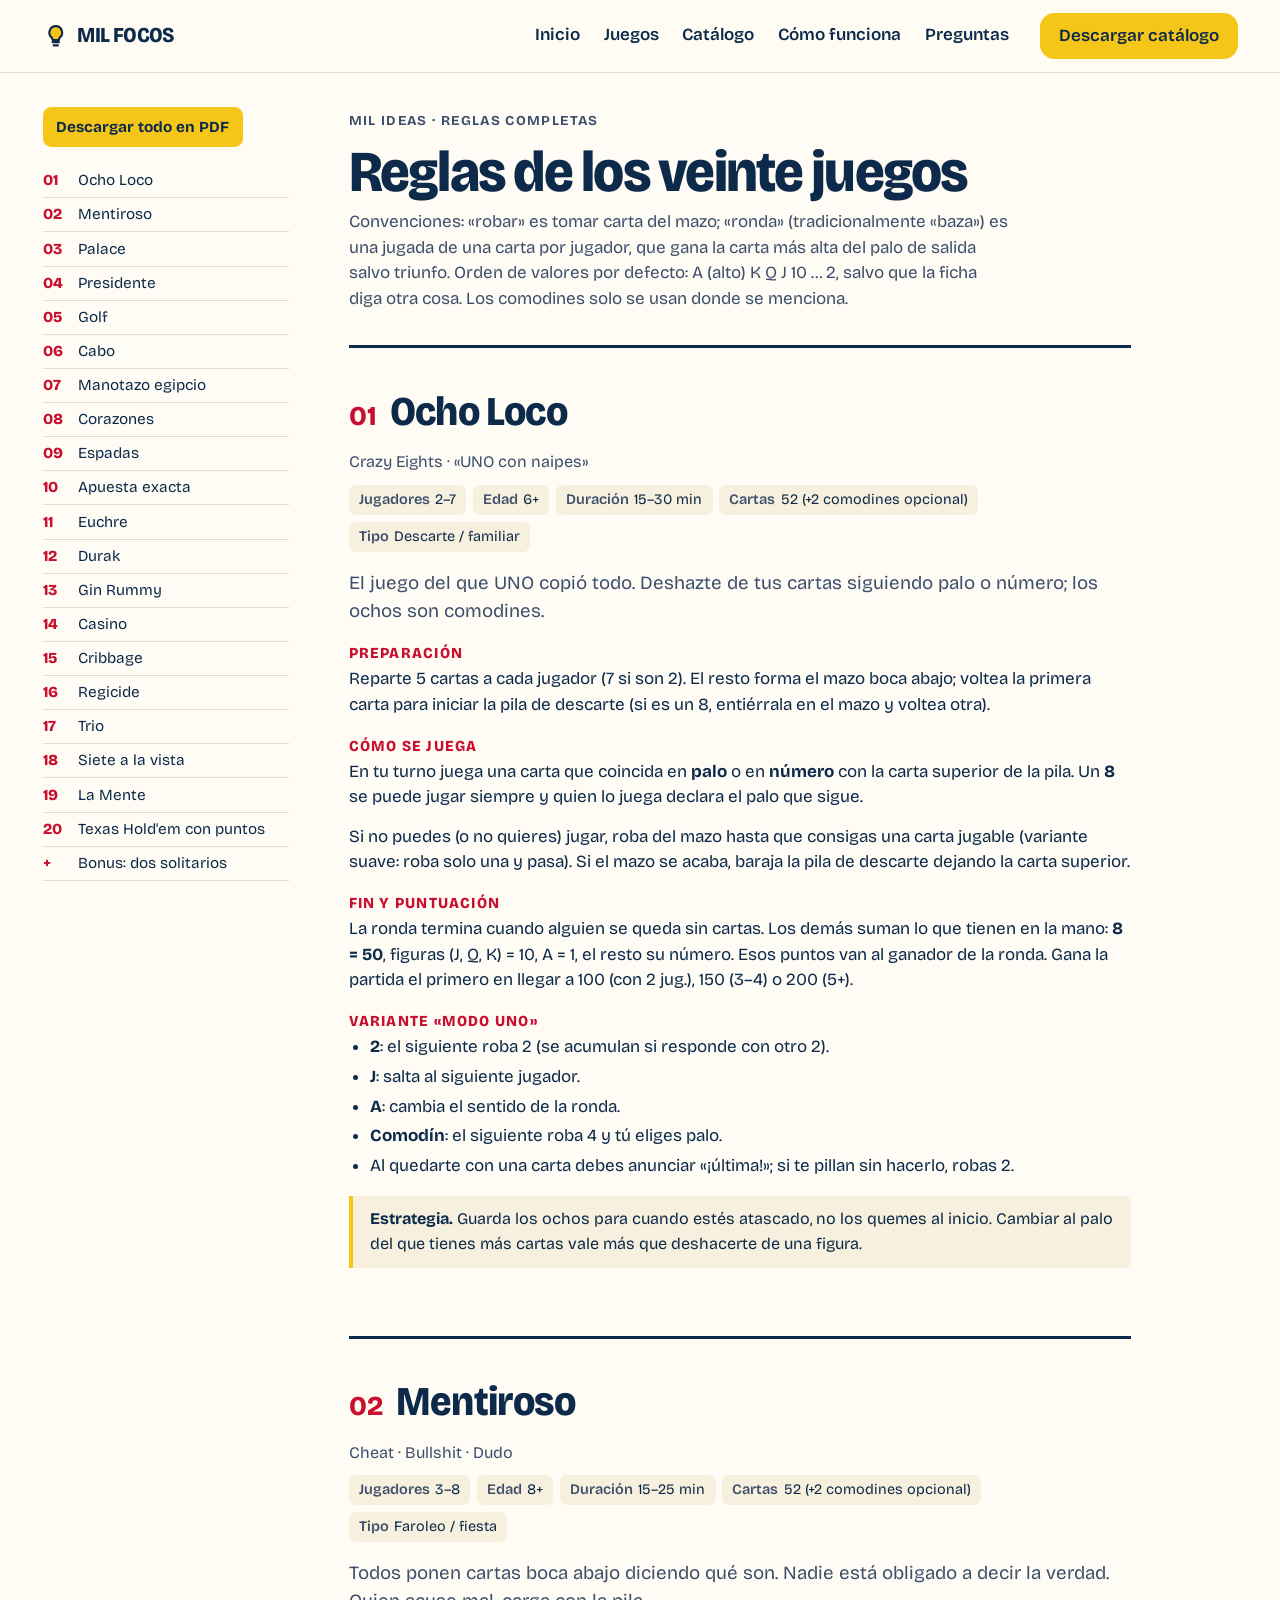
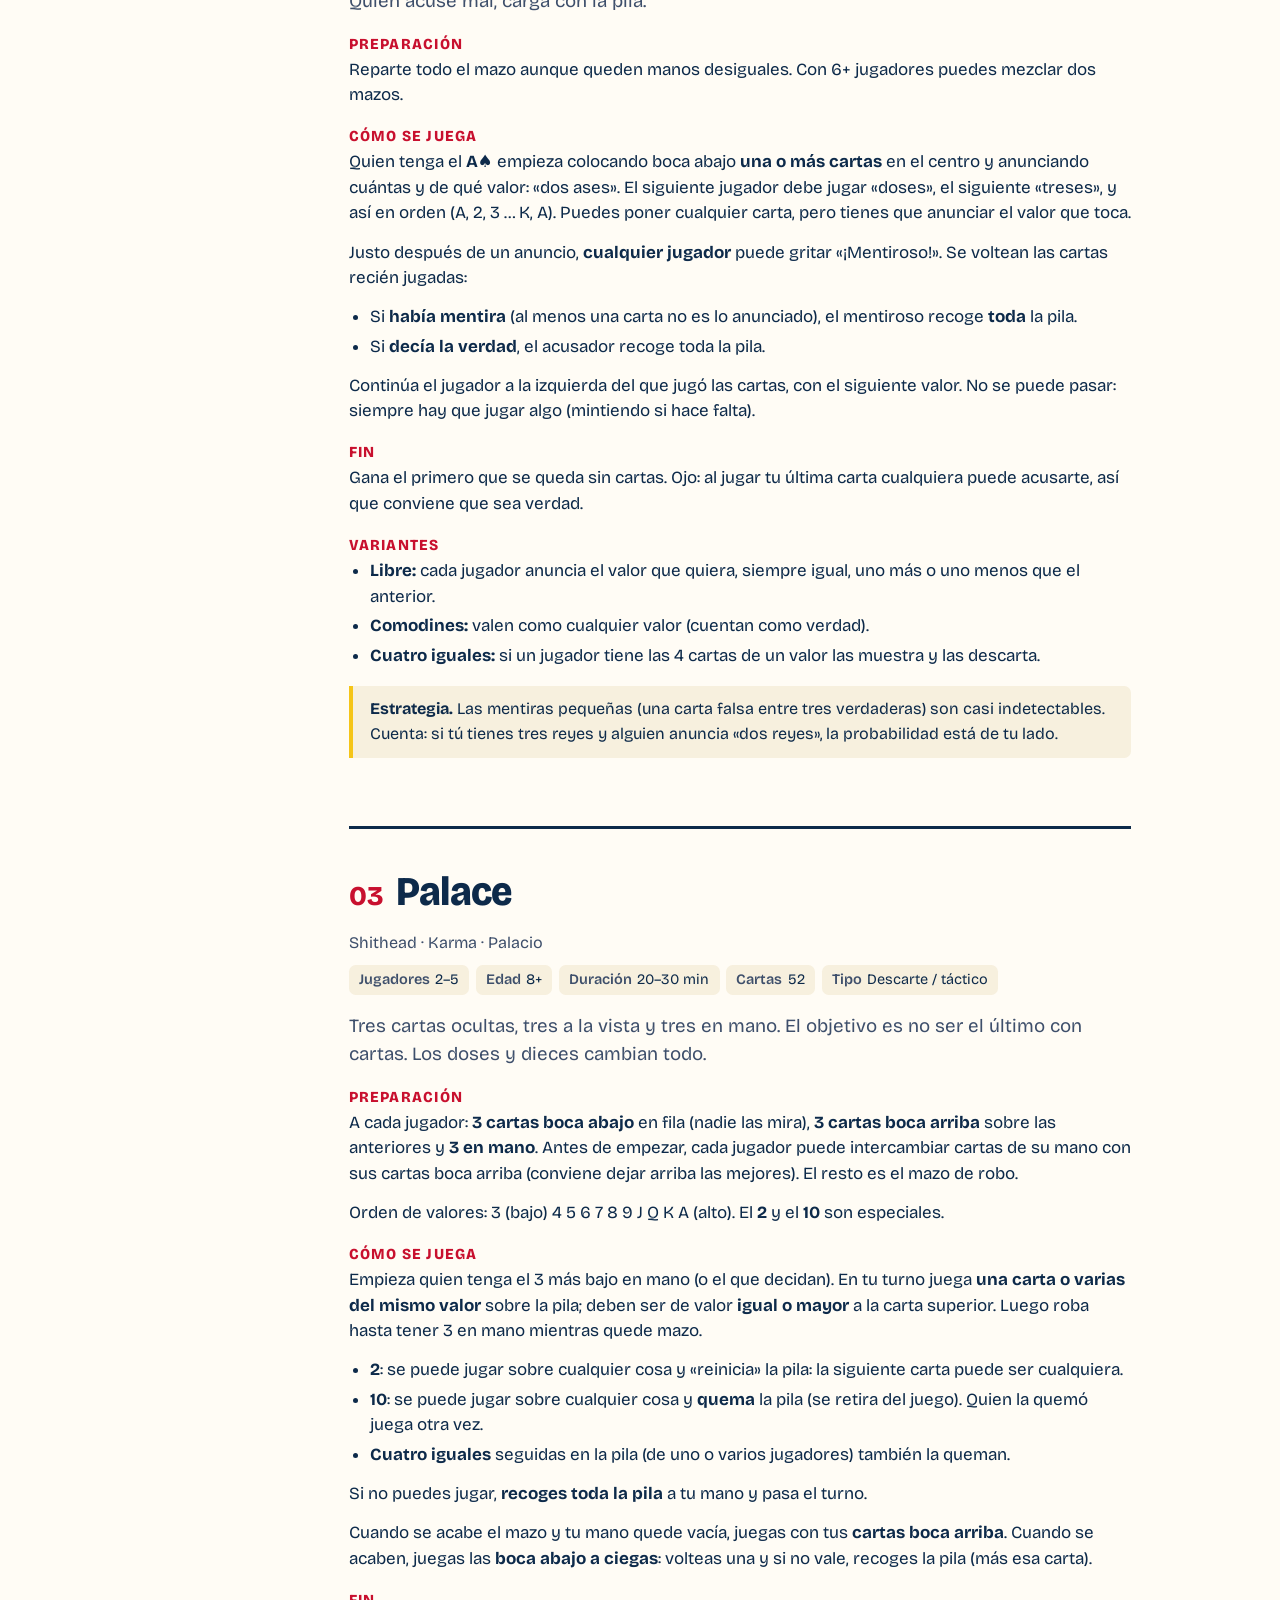
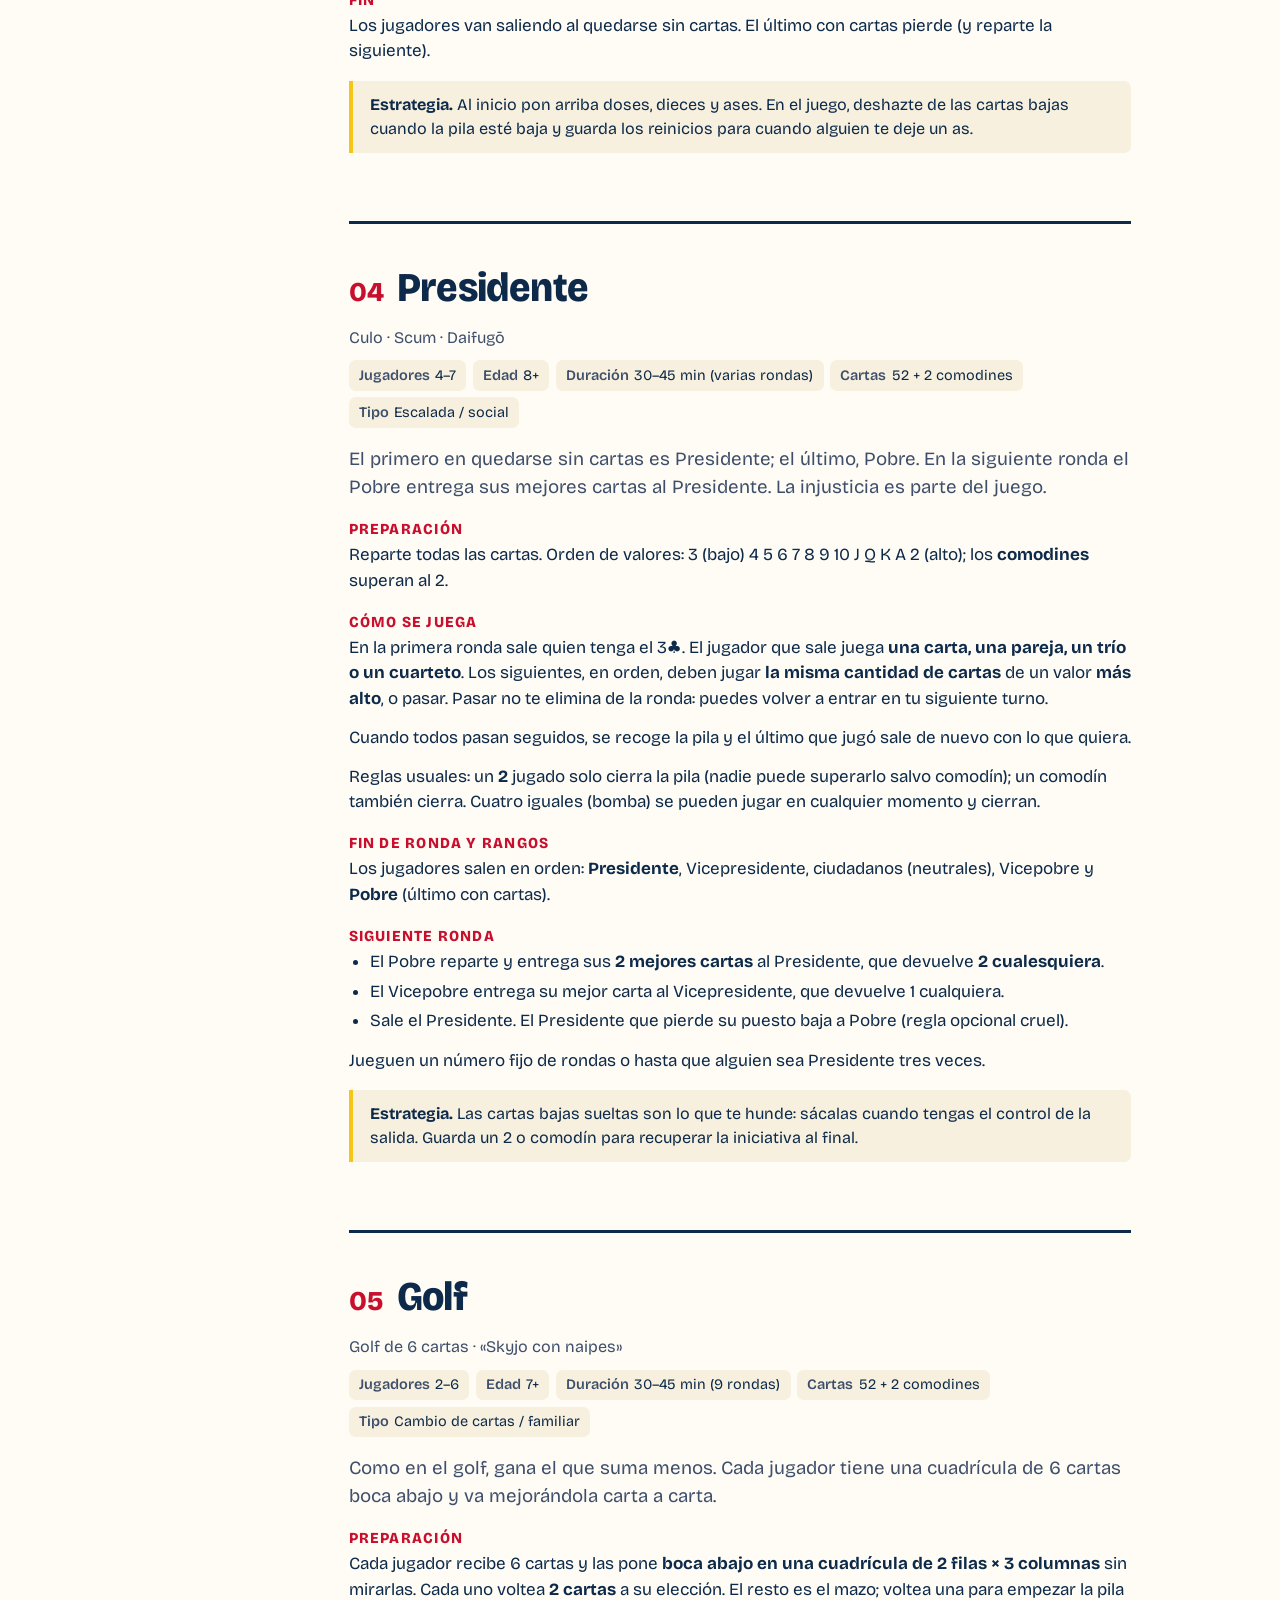
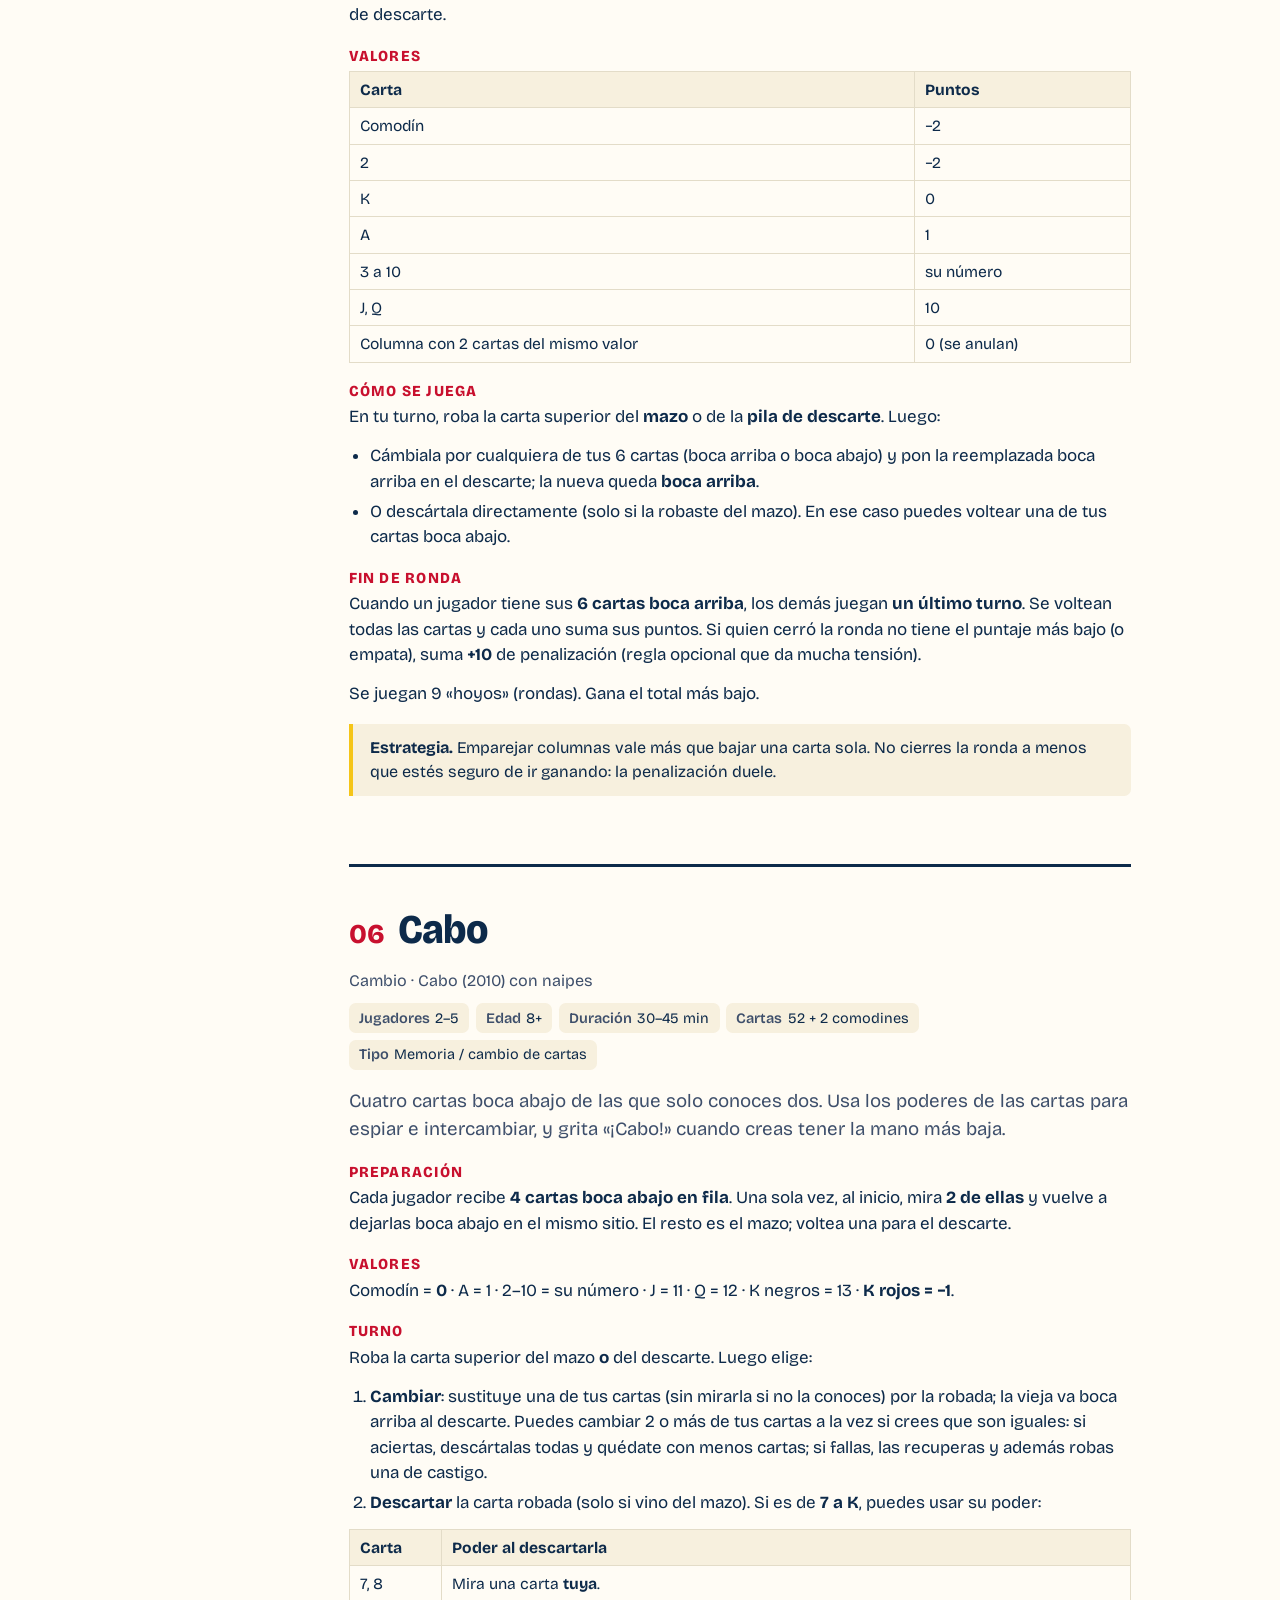
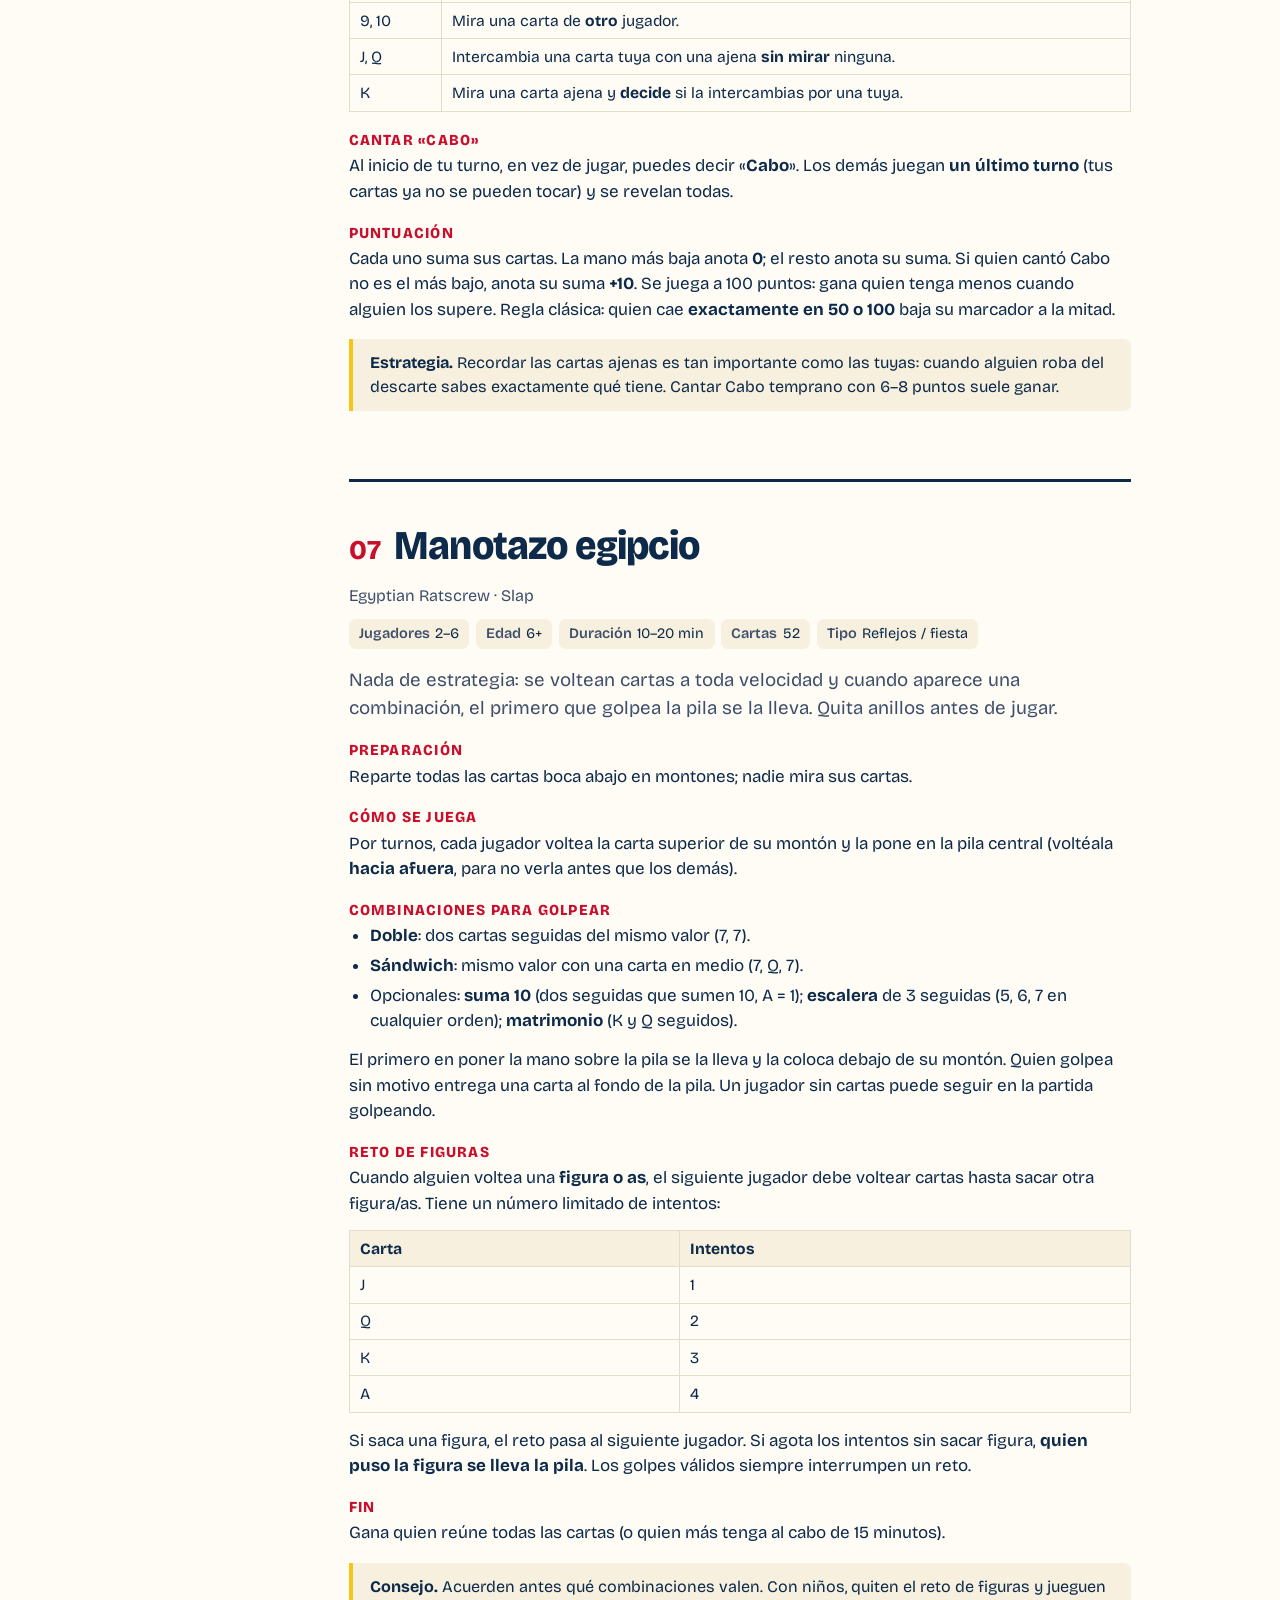
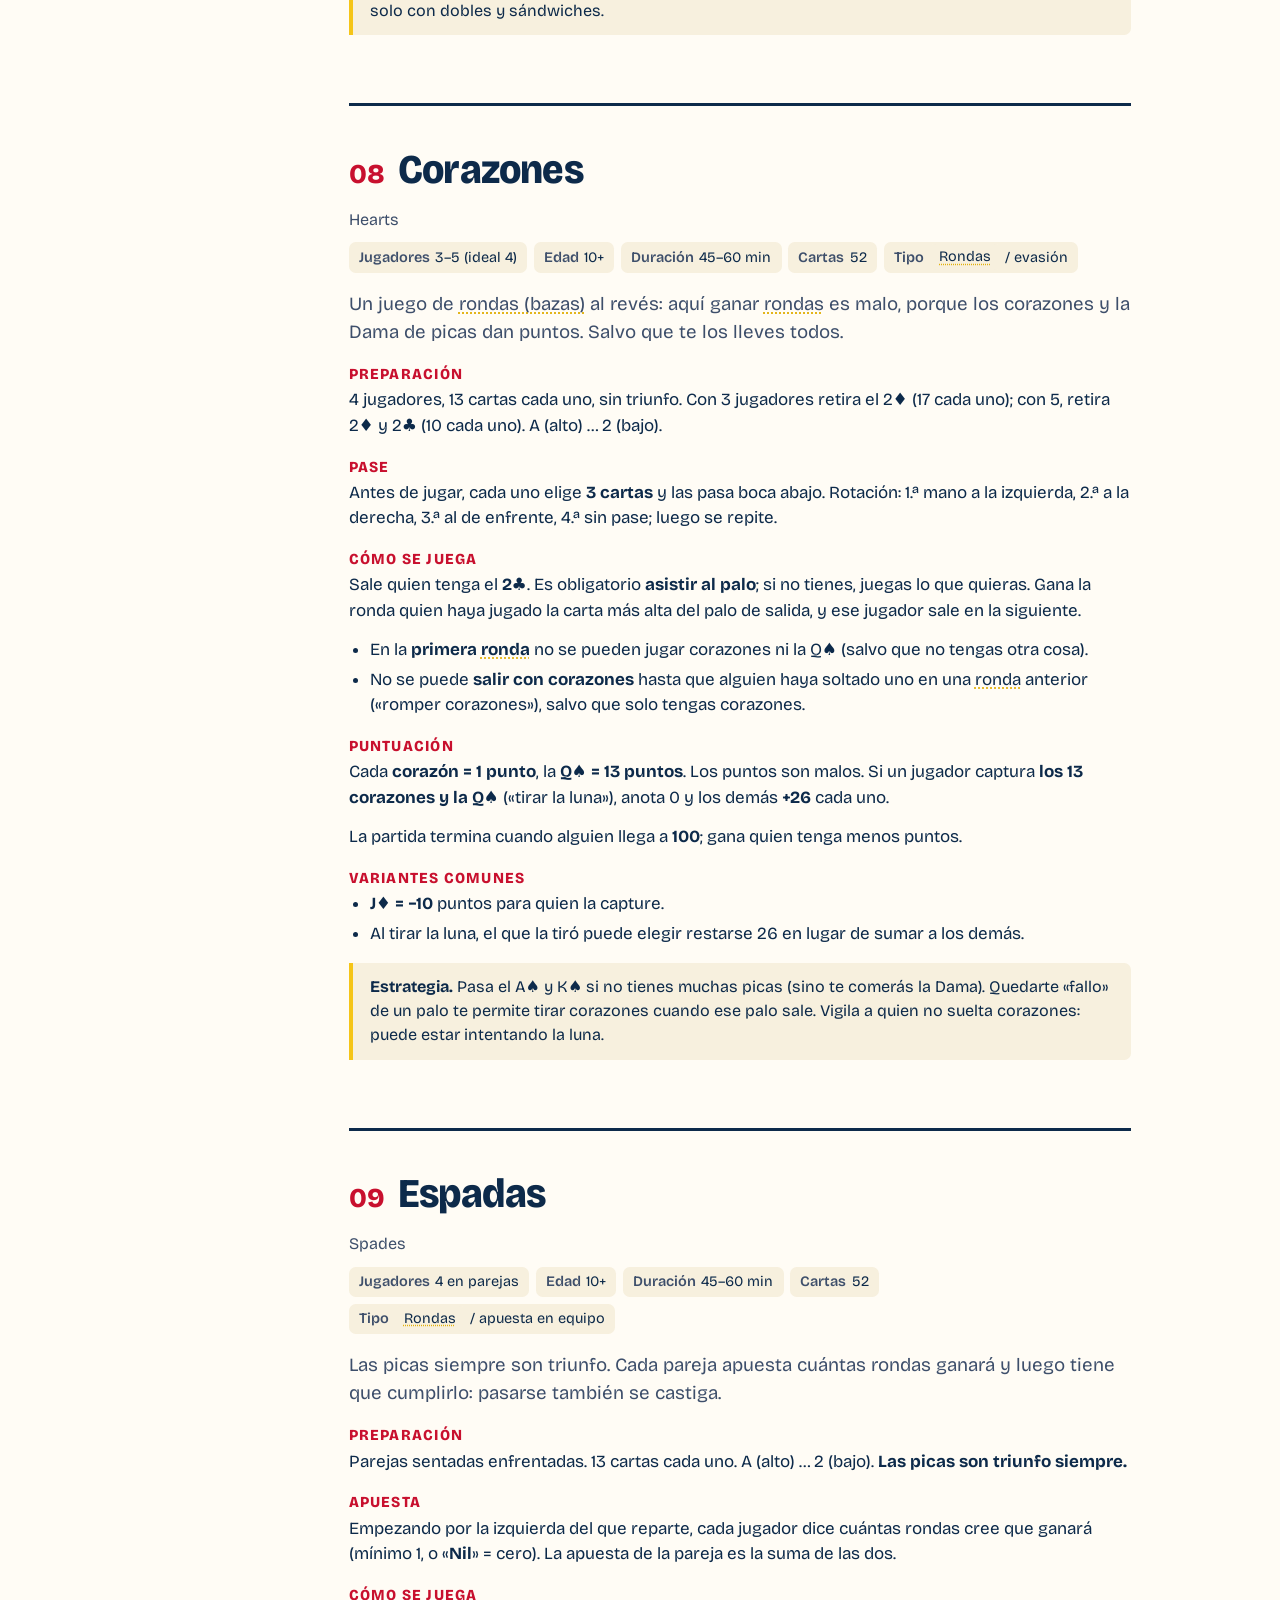
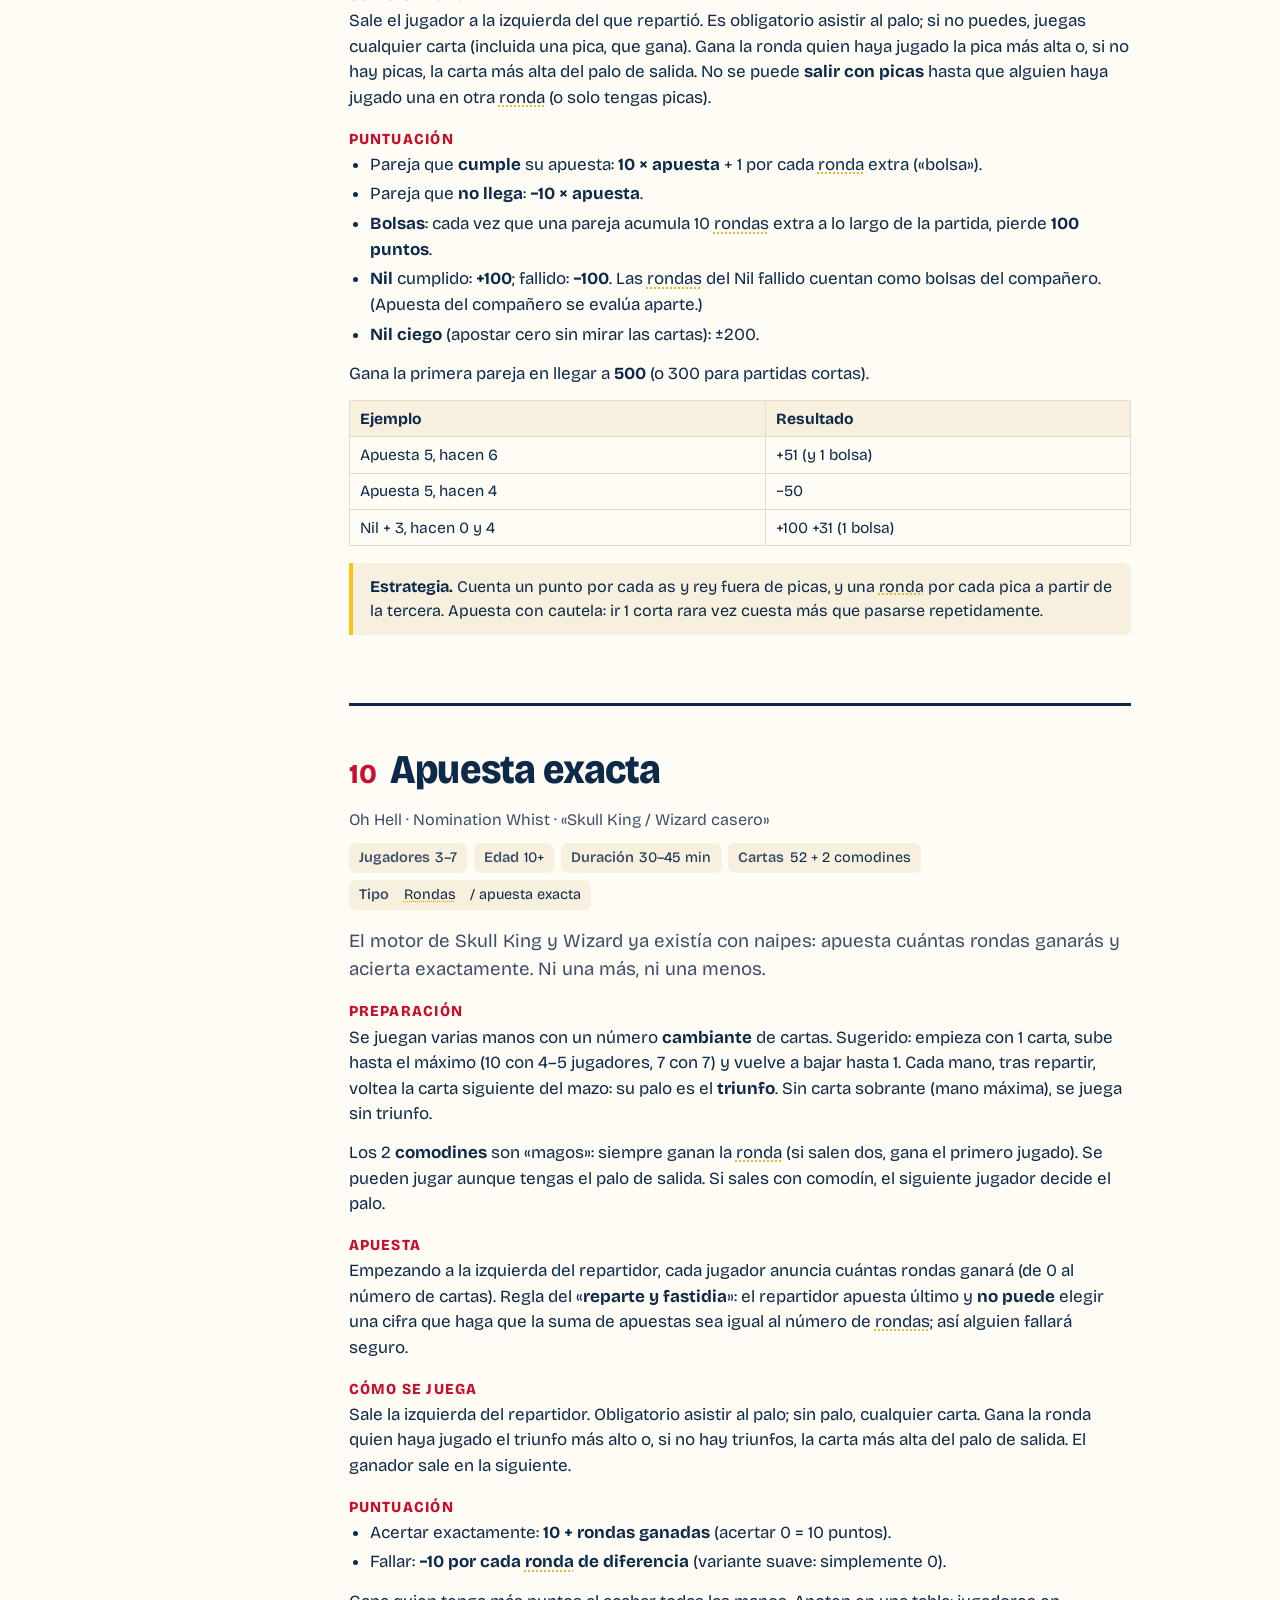
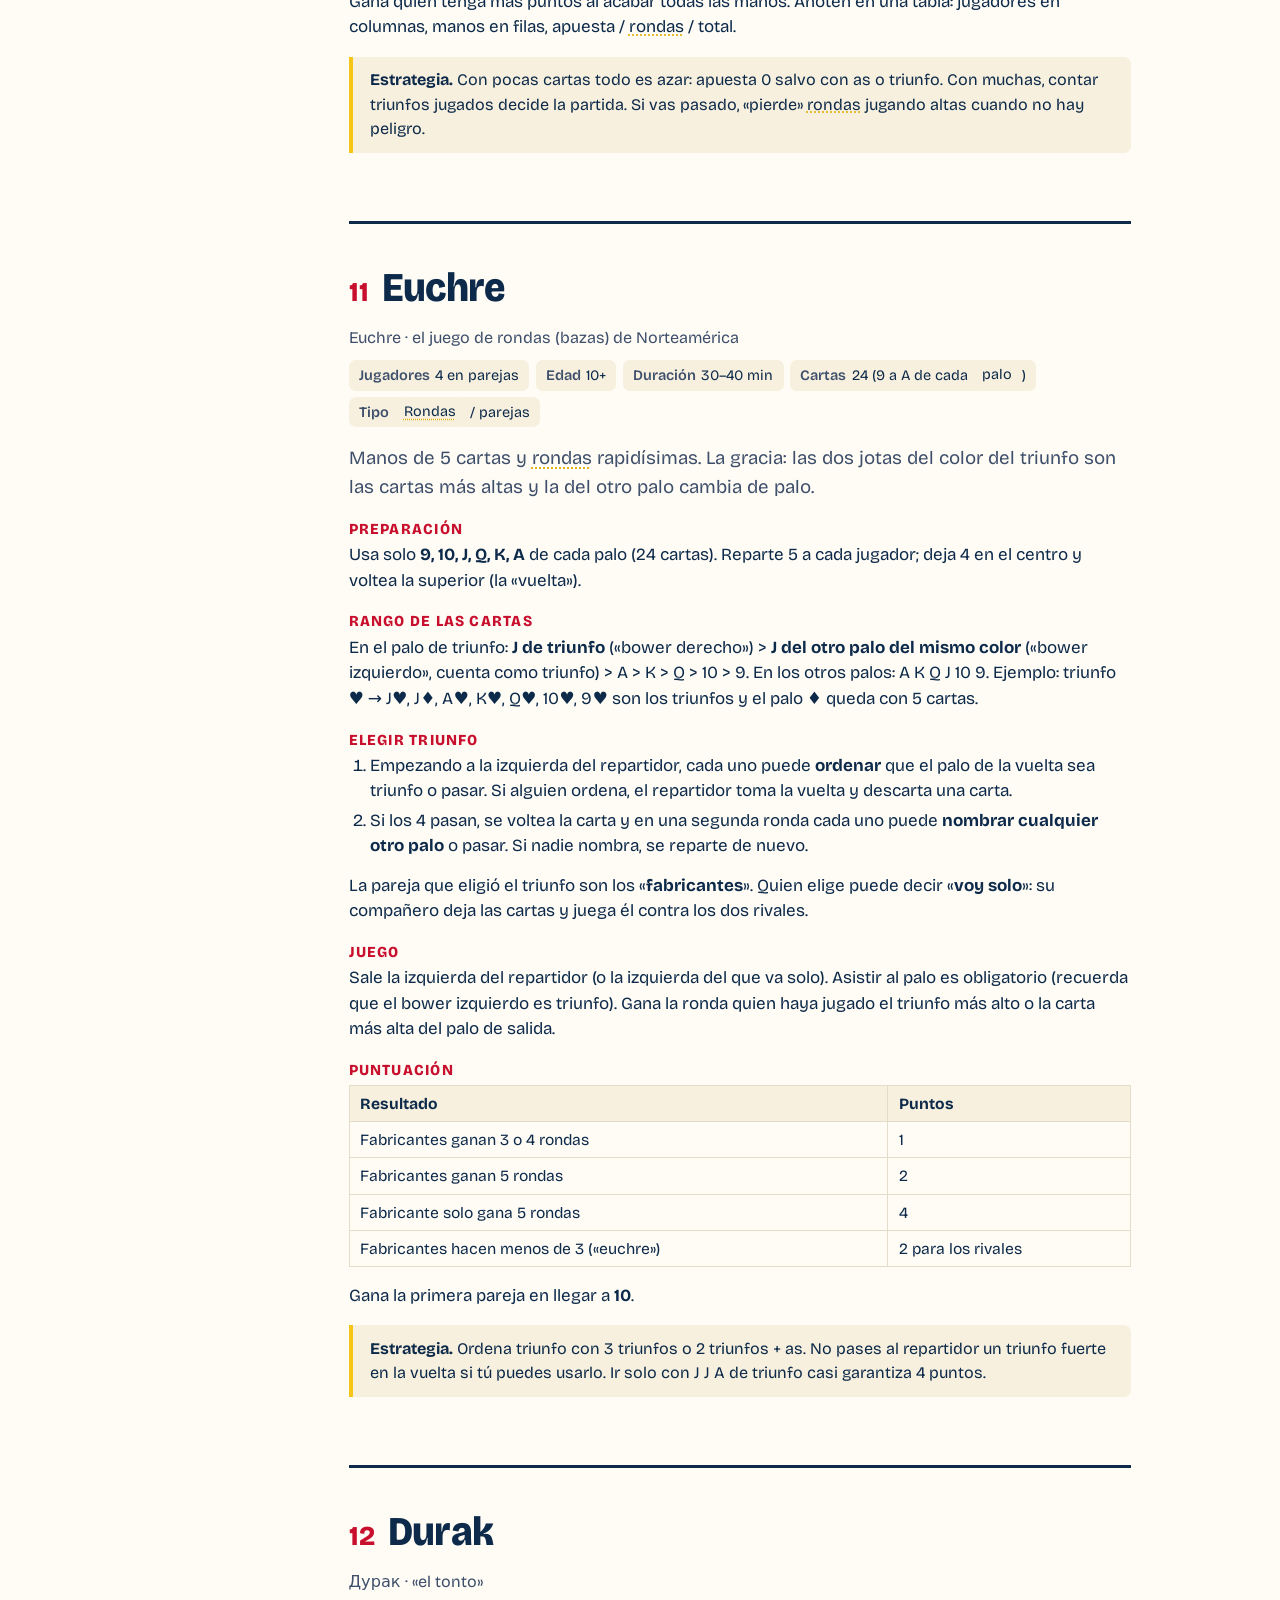
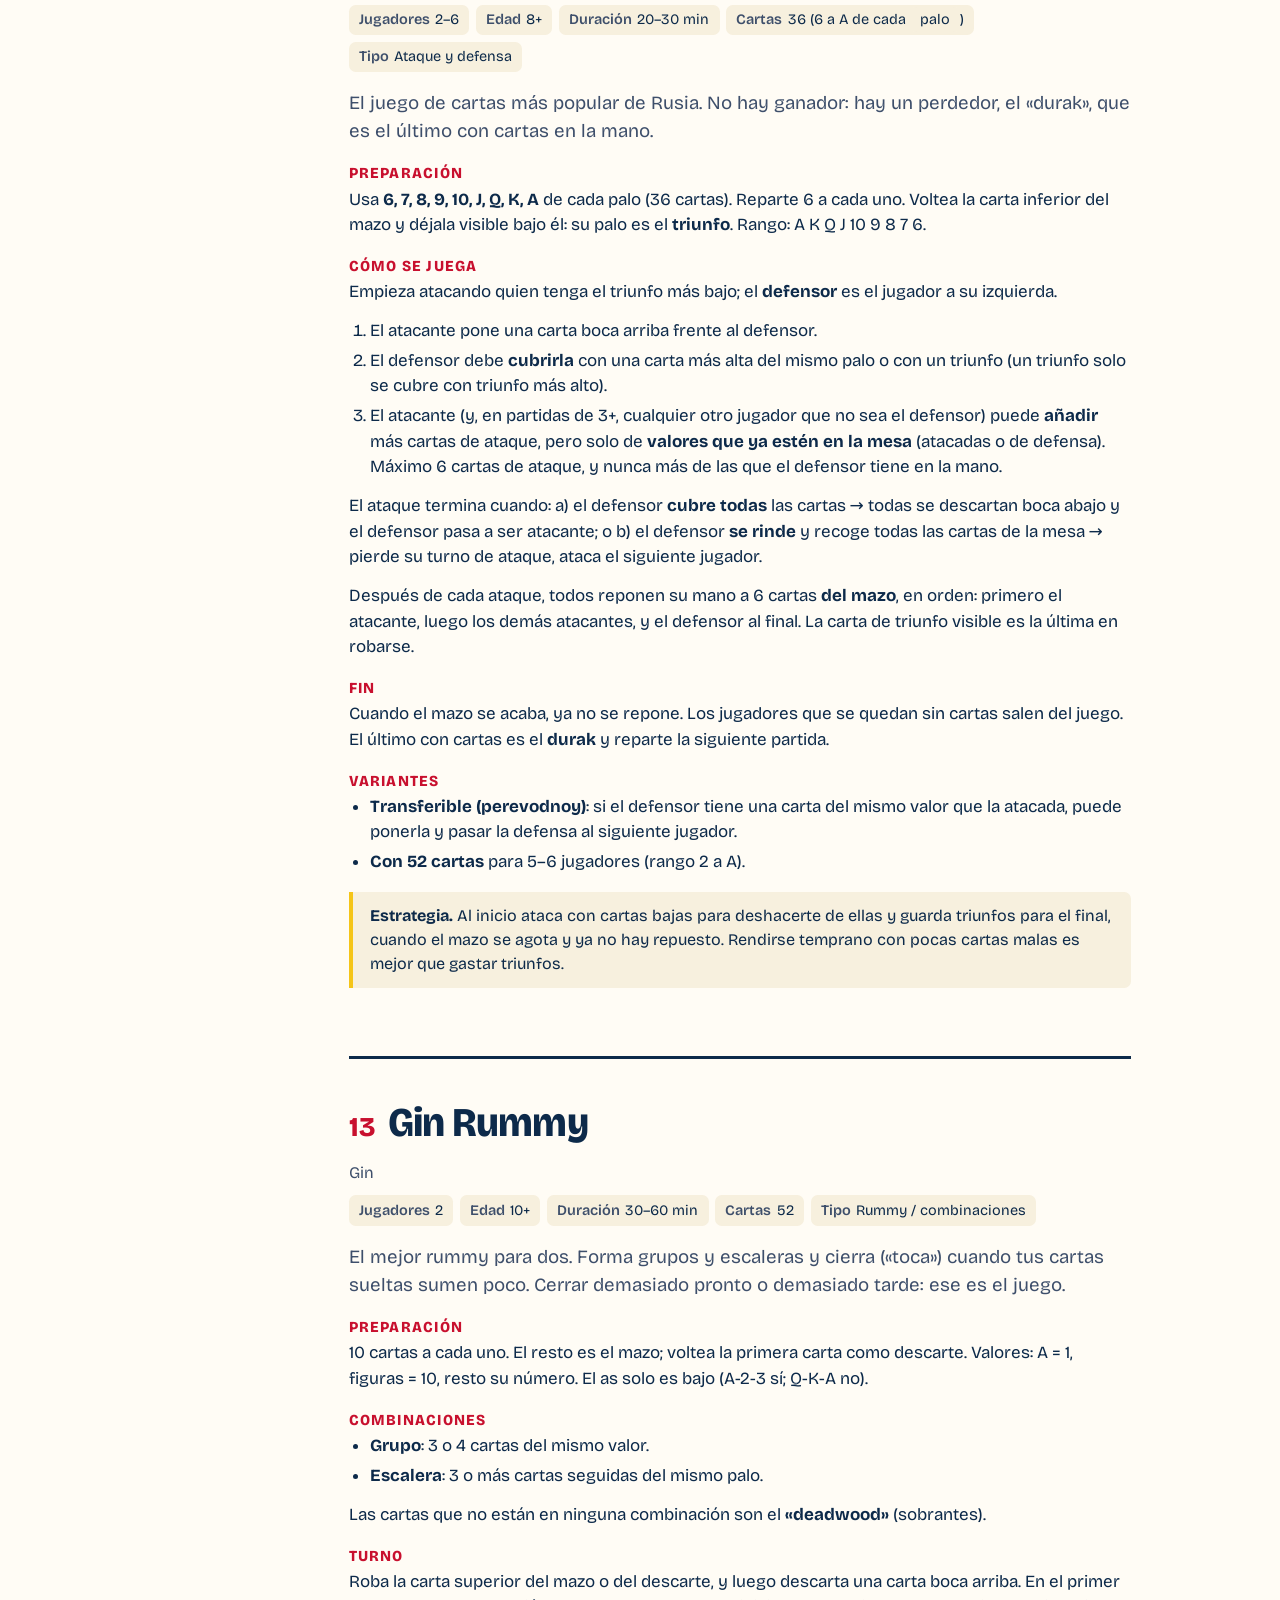
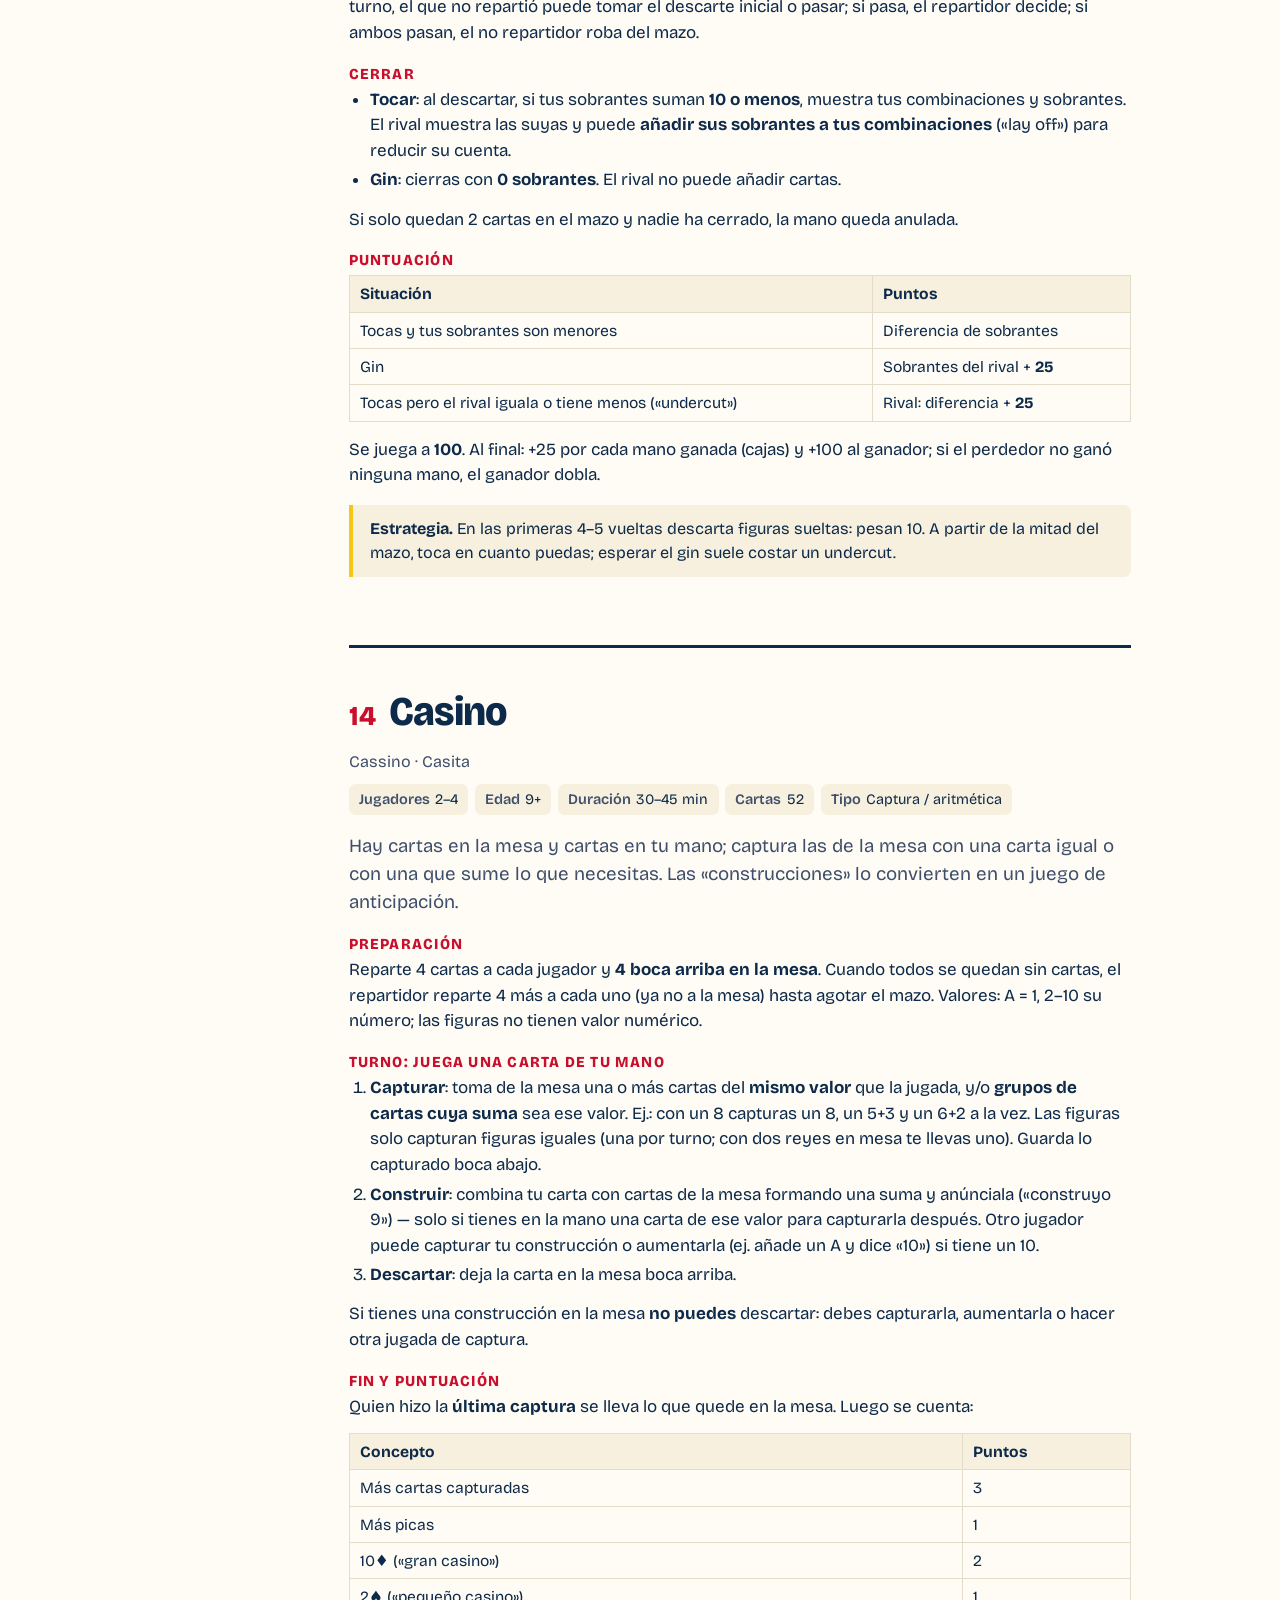
<file: catalogo.html>
<!DOCTYPE html>
<html lang="es">
<head>
<meta charset="utf-8">
<meta name="viewport" content="width=device-width, initial-scale=1">
<title>Reglas completas de los 20 juegos de MIL IDEAS | MIL FOCOS</title>
<meta name="description" content="Reglas completas de 20 juegos de cartas con un mazo estándar: Ocho Loco, Palace, Presidente, Cabo, Corazones, Espadas, Gin Rummy, Casino, Cribbage, Regicide y adaptaciones de Trio, Flip 7 y The Mind.">
<link rel="canonical" href="https://milfocos.com/catalogo.html">
<meta property="og:type" content="article">
<meta property="og:site_name" content="MIL FOCOS">
<meta property="og:title" content="Reglas completas de los 20 juegos de MIL IDEAS">
<meta property="og:description" content="Reglas completas de 20 juegos de cartas con un mazo estándar: Ocho Loco, Palace, Presidente, Cabo, Corazones, Espadas, Gin Rummy, Casino, Cribbage, Regicide y adaptaciones de Trio, Flip 7 y The Mind.">
<meta property="og:url" content="https://milfocos.com/catalogo.html">
<meta property="og:image" content="https://milfocos.com/assets/img/og.jpg">
<meta property="og:image:width" content="1200">
<meta property="og:image:height" content="630">
<meta property="og:locale" content="es_PE">
<meta name="twitter:card" content="summary_large_image">
<meta name="theme-color" content="#0D2A4A">
<link rel="icon" href="data:image/svg+xml,%3Csvg xmlns='http://www.w3.org/2000/svg' viewBox='0 0 64 64'%3E%3Crect width='64' height='64' rx='12' fill='%230D2A4A'/%3E%3Ccircle cx='32' cy='27' r='15' fill='%23F5C518'/%3E%3Crect x='24' y='42' width='16' height='10' rx='3' fill='%23fff'/%3E%3C/svg%3E">
<link rel="preload" href="/fonts/bricolage-grotesque-latin.woff2" as="font" type="font/woff2" crossorigin>
<link rel="stylesheet" href="/fonts/bricolage.css">
<link rel="stylesheet" href="/assets/css/site.css">
<style>
/* ---- Estilos propios de la página de reglas ---- */
.layout{display:grid;grid-template-columns:15rem 1fr;gap:3rem;align-items:start;padding-top:2rem}
.toc{position:sticky;top:5.25rem;max-height:calc(100vh - 6.25rem);overflow:auto;font-size:.9rem;padding-right:.5rem}
.toc ul{list-style:none;margin:0;padding:0}
.toc li a{display:flex;gap:.5rem;padding:.3rem 0;text-decoration:none;border-bottom:1px solid var(--line)}
.toc li a span{color:var(--red);font-weight:800;min-width:1.6rem}
.toc li a:hover{text-decoration:underline;text-underline-offset:.2em}
.toc .pdf{display:inline-flex;margin:0 0 1rem;font-weight:700;background:var(--mustard);border-radius:var(--r-sm);padding:.5rem .8rem;text-decoration:none}
.toc .pdf:hover{background:var(--mustard-2)}
main{max-width:46rem;min-width:0}
main > h1{font-size:clamp(2.2rem,5vw,3.4rem);letter-spacing:-.03em;margin-bottom:.4rem}
main > .sub{color:var(--ink-2);margin-bottom:2rem;max-width:60ch}
.game{padding:2.5rem 0 1rem;border-top:3px solid var(--navy);margin-top:2rem;scroll-margin-top:5.5rem}
.gh{display:flex;align-items:baseline;gap:.8rem;flex-wrap:wrap;margin-bottom:.6rem}
.gh .num{font-size:1.6rem;font-weight:800;color:var(--red)}
.gh h2{font-size:clamp(1.7rem,4vw,2.4rem)}
.gh .alias{color:var(--ink-2);font-size:.95rem;flex-basis:100%}
.ficha{display:flex;flex-wrap:wrap;gap:.4rem;margin:.6rem 0 1rem}
.ficha span{background:var(--cream);border-radius:.4rem;padding:.25rem .6rem;font-size:.85rem}
.ficha span b{color:var(--ink-2);font-weight:600;margin-right:.3rem}
.intro{font-size:1.1rem;color:var(--ink-2);margin-bottom:1rem}
.cols h3{font-size:.9rem;text-transform:uppercase;letter-spacing:.08em;color:var(--red);margin:1.2rem 0 .3rem}
.cols li{margin-bottom:.25rem}
.box{background:var(--cream);border-left:4px solid var(--mustard);padding:.7rem 1rem;margin:1rem 0;font-size:.95rem;border-radius:0 .4rem .4rem 0}
.box b{color:var(--navy)}
table.mini{border-collapse:collapse;font-size:.92rem;margin:.4rem 0 .9rem;width:100%}
table.mini th,table.mini td{border:1px solid var(--line);padding:.35rem .6rem;text-align:left;vertical-align:top}
table.mini th{background:var(--cream)}
.nota{font-size:.9rem;color:var(--ink-2);margin-top:1rem;border-top:1px solid var(--line);padding-top:.6rem}
.top-link{display:inline-block;margin-top:1rem;font-size:.85rem}
@media (max-width:900px){
  .layout{grid-template-columns:1fr;gap:1rem}
  .toc{position:static;max-height:none;columns:2;column-gap:1.5rem}
  .toc .pdf{column-span:all}
  table.mini{display:block;overflow-x:auto}
}
</style>
</head>
<body id="top">
<a class="skip" href="#contenido">Saltar al contenido</a>

<header class="site-header">
  <div class="wrap">
    <a class="brand" href="/" aria-label="MIL FOCOS, inicio">
      <svg viewBox="0 0 24 24" aria-hidden="true" fill="none" stroke="currentColor" stroke-width="2" stroke-linecap="round" stroke-linejoin="round"><path d="M9 18h6"/><path d="M10 21h4"/><path d="M12 3a6 6 0 0 0-4 10.5c.7.6 1 1.3 1 2.5h6c0-1.2.3-1.9 1-2.5A6 6 0 0 0 12 3z" fill="#F5C518"/></svg>
      Mil Focos
    </a>
    <button class="menu-btn" aria-expanded="false" aria-controls="site-nav" aria-label="Abrir menú">
      <svg class="open" viewBox="0 0 24 24" aria-hidden="true" fill="none" stroke="currentColor" stroke-width="2.2" stroke-linecap="round"><path d="M4 7h16M4 12h16M4 17h16"/></svg>
      <svg class="close" viewBox="0 0 24 24" aria-hidden="true" fill="none" stroke="currentColor" stroke-width="2.2" stroke-linecap="round"><path d="M6 6l12 12M18 6L6 18"/></svg>
    </button>
    <nav class="nav" id="site-nav" aria-label="Principal">
      <a href="/">Inicio</a>
      <a href="/juegos/">Juegos</a>
      <a href="/#catalogo">Catálogo</a>
      <a href="/#como">Cómo funciona</a>
      <a href="/#faq">Preguntas</a>
      <a class="btn primary" href="/MIL_IDEAS_catalogo.pdf" data-goatcounter-click="descargar-catalogo">Descargar catálogo</a>
    </nav>
  </div>
</header>


<div class="wrap" id="contenido">
<div class="layout">
<aside class="toc" aria-label="Índice de juegos">
  <a class="pdf" href="/MIL_IDEAS_catalogo.pdf" data-goatcounter-click="descargar-catalogo">Descargar todo en PDF</a>
  <ul><li><a href="#01-ocho-loco"><span>01</span>Ocho Loco</a></li><li><a href="#02-mentiroso"><span>02</span>Mentiroso</a></li><li><a href="#03-palace"><span>03</span>Palace</a></li><li><a href="#04-presidente"><span>04</span>Presidente</a></li><li><a href="#05-golf"><span>05</span>Golf</a></li><li><a href="#06-cabo"><span>06</span>Cabo</a></li><li><a href="#07-manotazo-egipcio"><span>07</span>Manotazo egipcio</a></li><li><a href="#08-corazones"><span>08</span>Corazones</a></li><li><a href="#09-espadas"><span>09</span>Espadas</a></li><li><a href="#10-apuesta-exacta"><span>10</span>Apuesta exacta</a></li><li><a href="#11-euchre"><span>11</span>Euchre</a></li><li><a href="#12-durak"><span>12</span>Durak</a></li><li><a href="#13-gin-rummy"><span>13</span>Gin Rummy</a></li><li><a href="#14-casino"><span>14</span>Casino</a></li><li><a href="#15-cribbage"><span>15</span>Cribbage</a></li><li><a href="#16-regicide"><span>16</span>Regicide</a></li><li><a href="#17-trio"><span>17</span>Trio</a></li><li><a href="#18-siete-a-la-vista"><span>18</span>Siete a la vista</a></li><li><a href="#19-la-mente"><span>19</span>La Mente</a></li><li><a href="#20-texas-hold-em-con-puntos"><span>20</span>Texas Hold'em con puntos</a></li><li><a href="#bonus-solitarios"><span>+</span>Bonus: dos solitarios</a></li></ul>
</aside>
<main>
  <p class="eyebrow">MIL IDEAS · reglas completas</p>
  <h1>Reglas de los veinte juegos</h1>
  <p class="sub" data-i18n="catalog.conventions">Convenciones: «robar» es tomar carta del mazo; «ronda» (tradicionalmente «baza») es una jugada de una carta por jugador, que gana la carta más alta del palo de salida salvo triunfo. Orden de valores por defecto: A (alto) K Q J 10 … 2, salvo que la ficha diga otra cosa. Los comodines solo se usan donde se menciona.</p>
<article class="game" id="01-ocho-loco">
  <div class="gh"><span class="num">01</span><h2>Ocho Loco</h2><span class="alias">Crazy Eights · «UNO con naipes»</span></div>
  <div class="ficha"><span><b>Jugadores</b>2–7</span><span><b>Edad</b>6+</span><span><b>Duración</b>15–30 min</span><span><b>Cartas</b>52 (+2 comodines opcional)</span><span><b>Tipo</b>Descarte / familiar</span></div>
  <p class="intro">El juego del que UNO copió todo. Deshazte de tus cartas siguiendo <span data-term="suit">palo</span> o número; los ochos son comodines.</p>
  <div class="cols">
    <h3>Preparación</h3>
    <p>Reparte 5 cartas a cada jugador (7 si son 2). El resto forma el mazo boca abajo; <span data-term="flip">voltea</span> la primera carta para iniciar la <span data-term="discardPile">pila de descarte</span> (si es un 8, entiérrala en el mazo y <span data-term="flip">voltea</span> otra).</p>
    <h3>Cómo se juega</h3>
    <p>En tu turno juega una carta que coincida en <b><span data-term="suit">palo</span></b> o en <b>número</b> con la carta superior de la pila. Un <b>8</b> se puede jugar siempre y quien lo juega declara <span data-term="suit" data-det="el">el palo</span> que sigue.</p>
    <p>Si no puedes (o no quieres) jugar, <span data-term="draw">roba</span> del mazo hasta que consigas una carta jugable (variante suave: <span data-term="draw">roba</span> solo una y pasa). Si el mazo se acaba, baraja la <span data-term="discardPile">pila de descarte</span> dejando la carta superior.</p>
    <h3>Fin y puntuación</h3>
    <p>La ronda termina cuando alguien se queda sin cartas. Los demás suman lo que tienen en la mano: <b>8 = 50</b>, figuras (J, Q, K) = 10, A = 1, el resto su número. Esos puntos van al ganador de la ronda. Gana la partida el primero en llegar a 100 (con 2 jug.), 150 (3–4) o 200 (5+).</p>
    <h3>Variante «modo UNO»</h3>
    <ul>
      <li><b>2</b>: el siguiente <span data-term="draw">roba</span> 2 (se acumulan si responde con otro 2).</li>
      <li><b>J</b>: salta al siguiente jugador.</li>
      <li><b>A</b>: cambia el sentido de la ronda.</li>
      <li><b>Comodín</b>: el siguiente <span data-term="draw">roba</span> 4 y tú eliges <span data-term="suit">palo</span>.</li>
      <li>Al quedarte con una carta debes anunciar «¡última!»; si te pillan sin hacerlo, <span data-term="draw">robas</span> 2.</li>
    </ul>
    <div class="box"><b>Estrategia.</b> Guarda los ochos para cuando estés atascado, no los quemes al inicio. Cambiar <span data-term="suit" data-det="al">al palo</span> del que tienes más cartas vale más que deshacerte de una figura.</div>
  </div>
</article>
<article class="game" id="02-mentiroso">
  <div class="gh"><span class="num">02</span><h2>Mentiroso</h2><span class="alias">Cheat · Bullshit · Dudo</span></div>
  <div class="ficha"><span><b>Jugadores</b>3–8</span><span><b>Edad</b>8+</span><span><b>Duración</b>15–25 min</span><span><b>Cartas</b>52 (+2 comodines opcional)</span><span><b>Tipo</b>Faroleo / fiesta</span></div>
  <p class="intro">Todos ponen cartas boca abajo diciendo qué son. Nadie está obligado a decir la verdad. Quien acuse mal, carga con la pila.</p>
  <div class="cols">
    <h3>Preparación</h3>
    <p>Reparte todo el mazo aunque queden manos desiguales. Con 6+ jugadores puedes mezclar dos mazos.</p>
    <h3>Cómo se juega</h3>
    <p>Quien tenga el <b>A♠</b> empieza colocando boca abajo <b>una o más cartas</b> en el centro y anunciando cuántas y de qué valor: «dos ases». El siguiente jugador debe jugar «doses», el siguiente «treses», y así en orden (A, 2, 3 … K, A). Puedes poner cualquier carta, pero tienes que anunciar el valor que toca.</p>
    <p>Justo después de un anuncio, <b>cualquier jugador</b> puede gritar «¡Mentiroso!». Se <span data-term="flip">voltean</span> las cartas recién jugadas:</p>
    <ul>
      <li>Si <b>había mentira</b> (al menos una carta no es lo anunciado), el mentiroso recoge <b>toda</b> la pila.</li>
      <li>Si <b>decía la verdad</b>, el acusador recoge toda la pila.</li>
    </ul>
    <p>Continúa el jugador a la izquierda del que jugó las cartas, con el siguiente valor. No se puede pasar: siempre hay que jugar algo (mintiendo si hace falta).</p>
    <h3>Fin</h3>
    <p>Gana el primero que se queda sin cartas. Ojo: al jugar tu última carta cualquiera puede acusarte, así que conviene que sea verdad.</p>
    <h3>Variantes</h3>
    <ul>
      <li><b>Libre:</b> cada jugador anuncia el valor que quiera, siempre igual, uno más o uno menos que el anterior.</li>
      <li><b>Comodines:</b> valen como cualquier valor (cuentan como verdad).</li>
      <li><b>Cuatro iguales:</b> si un jugador tiene las 4 cartas de un valor las muestra y las descarta.</li>
    </ul>
    <div class="box"><b>Estrategia.</b> Las mentiras pequeñas (una carta falsa entre tres verdaderas) son casi indetectables. Cuenta: si tú tienes tres reyes y alguien anuncia «dos reyes», la probabilidad está de tu lado.</div>
  </div>
</article>
<article class="game" id="03-palace">
  <div class="gh"><span class="num">03</span><h2>Palace</h2><span class="alias">Shithead · Karma · Palacio</span></div>
  <div class="ficha"><span><b>Jugadores</b>2–5</span><span><b>Edad</b>8+</span><span><b>Duración</b>20–30 min</span><span><b>Cartas</b>52</span><span><b>Tipo</b>Descarte / táctico</span></div>
  <p class="intro">Tres cartas ocultas, tres a la vista y tres en mano. El objetivo es no ser el último con cartas. Los doses y dieces cambian todo.</p>
  <div class="cols">
    <h3>Preparación</h3>
    <p>A cada jugador: <b>3 cartas boca abajo</b> en fila (nadie las mira), <b>3 cartas boca arriba</b> sobre las anteriores y <b>3 en mano</b>. Antes de empezar, cada jugador puede intercambiar cartas de su mano con sus cartas boca arriba (conviene dejar arriba las mejores). El resto es el mazo de robo.</p>
    <p>Orden de valores: 3 (bajo) 4 5 6 7 8 9 J Q K A (alto). El <b>2</b> y el <b>10</b> son especiales.</p>
    <h3>Cómo se juega</h3>
    <p>Empieza quien tenga el 3 más bajo en mano (o el que decidan). En tu turno juega <b>una carta o varias del mismo valor</b> sobre la pila; deben ser de valor <b>igual o mayor</b> a la carta superior. Luego <span data-term="draw">roba</span> hasta tener 3 en mano mientras quede mazo.</p>
    <ul>
      <li><b>2</b>: se puede jugar sobre cualquier cosa y «reinicia» la pila: la siguiente carta puede ser cualquiera.</li>
      <li><b>10</b>: se puede jugar sobre cualquier cosa y <b>quema</b> la pila (se retira del juego). Quien la quemó juega otra vez.</li>
      <li><b>Cuatro iguales</b> seguidas en la pila (de uno o varios jugadores) también la queman.</li>
    </ul>
    <p>Si no puedes jugar, <b>recoges toda la pila</b> a tu mano y pasa el turno.</p>
    <p>Cuando se acabe el mazo y tu mano quede vacía, juegas con tus <b>cartas boca arriba</b>. Cuando se acaben, juegas las <b>boca abajo a ciegas</b>: <span data-term="flip">volteas</span> una y si no vale, recoges la pila (más esa carta).</p>
    <h3>Fin</h3>
    <p>Los jugadores van saliendo al quedarse sin cartas. El último con cartas pierde (y reparte la siguiente).</p>
    <div class="box"><b>Estrategia.</b> Al inicio pon arriba doses, dieces y ases. En el juego, deshazte de las cartas bajas cuando la pila esté baja y guarda los reinicios para cuando alguien te deje un as.</div>
  </div>
</article>
<article class="game" id="04-presidente">
  <div class="gh"><span class="num">04</span><h2>Presidente</h2><span class="alias">Culo · Scum · Daifugō</span></div>
  <div class="ficha"><span><b>Jugadores</b>4–7</span><span><b>Edad</b>8+</span><span><b>Duración</b>30–45 min (varias rondas)</span><span><b>Cartas</b>52 + 2 comodines</span><span><b>Tipo</b>Escalada / social</span></div>
  <p class="intro">El primero en quedarse sin cartas es Presidente; el último, Pobre. En la siguiente ronda el Pobre entrega sus mejores cartas al Presidente. La injusticia es parte del juego.</p>
  <div class="cols">
    <h3>Preparación</h3>
    <p>Reparte todas las cartas. Orden de valores: 3 (bajo) 4 5 6 7 8 9 10 J Q K A 2 (alto); los <b>comodines</b> superan al 2.</p>
    <h3>Cómo se juega</h3>
    <p>En la primera ronda sale quien tenga el 3♣. El jugador que sale juega <b>una carta, una pareja, un trío o un cuarteto</b>. Los siguientes, en orden, deben jugar <b>la misma cantidad de cartas</b> de un valor <b>más alto</b>, o pasar. Pasar no te elimina de la ronda: puedes volver a entrar en tu siguiente turno.</p>
    <p>Cuando todos pasan seguidos, se recoge la pila y el último que jugó sale de nuevo con lo que quiera.</p>
    <p>Reglas usuales: un <b>2</b> jugado solo cierra la pila (nadie puede superarlo salvo comodín); un comodín también cierra. Cuatro iguales (bomba) se pueden jugar en cualquier momento y cierran.</p>
    <h3>Fin de ronda y rangos</h3>
    <p>Los jugadores salen en orden: <b>Presidente</b>, Vicepresidente, ciudadanos (neutrales), Vicepobre y <b>Pobre</b> (último con cartas).</p>
    <h3>Siguiente ronda</h3>
    <ul>
      <li>El Pobre reparte y entrega sus <b>2 mejores cartas</b> al Presidente, que devuelve <b>2 cualesquiera</b>.</li>
      <li>El Vicepobre entrega su mejor carta al Vicepresidente, que devuelve 1 cualquiera.</li>
      <li>Sale el Presidente. El Presidente que pierde su puesto baja a Pobre (regla opcional cruel).</li>
    </ul>
    <p>Jueguen un número fijo de rondas o hasta que alguien sea Presidente tres veces.</p>
    <div class="box"><b>Estrategia.</b> Las cartas bajas sueltas son lo que te hunde: sácalas cuando tengas el control de la salida. Guarda un 2 o comodín para recuperar la iniciativa al final.</div>
  </div>
</article>
<article class="game" id="05-golf">
  <div class="gh"><span class="num">05</span><h2>Golf</h2><span class="alias">Golf de 6 cartas · «Skyjo con naipes»</span></div>
  <div class="ficha"><span><b>Jugadores</b>2–6</span><span><b>Edad</b>7+</span><span><b>Duración</b>30–45 min (9 rondas)</span><span><b>Cartas</b>52 + 2 comodines</span><span><b>Tipo</b>Cambio de cartas / familiar</span></div>
  <p class="intro">Como en el golf, gana el que suma menos. Cada jugador tiene una cuadrícula de 6 cartas boca abajo y va mejorándola carta a carta.</p>
  <div class="cols">
    <h3>Preparación</h3>
    <p>Cada jugador recibe 6 cartas y las pone <b>boca abajo en una cuadrícula de 2 filas × 3 columnas</b> sin mirarlas. Cada uno <span data-term="flip">voltea</span> <b>2 cartas</b> a su elección. El resto es el mazo; <span data-term="flip">voltea</span> una para empezar la <span data-term="discardPile">pila de descarte</span>.</p>
    <h3>Valores</h3>
    <table class="mini">
      <tr><th>Carta</th><th>Puntos</th></tr>
      <tr><td>Comodín</td><td>−2</td></tr>
      <tr><td>2</td><td>−2</td></tr>
      <tr><td>K</td><td>0</td></tr>
      <tr><td>A</td><td>1</td></tr>
      <tr><td>3 a 10</td><td>su número</td></tr>
      <tr><td>J, Q</td><td>10</td></tr>
      <tr><td>Columna con 2 cartas del mismo valor</td><td>0 (se anulan)</td></tr>
    </table>
    <h3>Cómo se juega</h3>
    <p>En tu turno, <span data-term="draw">roba</span> la carta superior del <b>mazo</b> o de la <b><span data-term="discardPile">pila de descarte</span></b>. Luego:</p>
    <ul>
      <li>Cámbiala por cualquiera de tus 6 cartas (boca arriba o boca abajo) y pon la reemplazada boca arriba en el <span data-term="discardPile" data-form="short">descarte</span>; la nueva queda <b>boca arriba</b>.</li>
      <li>O descártala directamente (solo si la <span data-term="draw">robaste</span> del mazo). En ese caso puedes <span data-term="flip">voltear</span> una de tus cartas boca abajo.</li>
    </ul>
    <h3>Fin de ronda</h3>
    <p>Cuando un jugador tiene sus <b>6 cartas boca arriba</b>, los demás juegan <b>un último turno</b>. Se <span data-term="flip">voltean</span> todas las cartas y cada uno suma sus puntos. Si quien cerró la ronda no tiene el puntaje más bajo (o empata), suma <b>+10</b> de penalización (regla opcional que da mucha tensión).</p>
    <p>Se juegan 9 «hoyos» (rondas). Gana el total más bajo.</p>
    <div class="box"><b>Estrategia.</b> Emparejar columnas vale más que bajar una carta sola. No cierres la ronda a menos que estés seguro de ir ganando: la penalización duele.</div>
  </div>
</article>
<article class="game" id="06-cabo">
  <div class="gh"><span class="num">06</span><h2>Cabo</h2><span class="alias">Cambio · Cabo (2010) con naipes</span></div>
  <div class="ficha"><span><b>Jugadores</b>2–5</span><span><b>Edad</b>8+</span><span><b>Duración</b>30–45 min</span><span><b>Cartas</b>52 + 2 comodines</span><span><b>Tipo</b>Memoria / cambio de cartas</span></div>
  <p class="intro">Cuatro cartas boca abajo de las que solo conoces dos. Usa los poderes de las cartas para espiar e intercambiar, y grita «¡Cabo!» cuando creas tener la mano más baja.</p>
  <div class="cols">
    <h3>Preparación</h3>
    <p>Cada jugador recibe <b>4 cartas boca abajo en fila</b>. Una sola vez, al inicio, mira <b>2 de ellas</b> y vuelve a dejarlas boca abajo en el mismo sitio. El resto es el mazo; <span data-term="flip">voltea</span> una para el <span data-term="discardPile" data-form="short">descarte</span>.</p>
    <h3>Valores</h3>
    <p>Comodín = <b>0</b> · A = 1 · 2–10 = su número · J = 11 · Q = 12 · K negros = 13 · <b>K rojos = −1</b>.</p>
    <h3>Turno</h3>
    <p><span data-term="draw">Roba</span> la carta superior del mazo <b>o</b> del <span data-term="discardPile" data-form="short">descarte</span>. Luego elige:</p>
    <ol>
      <li><b>Cambiar</b>: sustituye una de tus cartas (sin mirarla si no la conoces) por la <span data-term="draw">robada</span>; la vieja va boca arriba al <span data-term="discardPile" data-form="short">descarte</span>. Puedes cambiar 2 o más de tus cartas a la vez si crees que son iguales: si aciertas, descártalas todas y quédate con menos cartas; si fallas, las recuperas y además <span data-term="draw">robas</span> una de castigo.</li>
      <li><b>Descartar</b> la carta <span data-term="draw">robada</span> (solo si vino del mazo). Si es de <b>7 a K</b>, puedes usar su poder:</li>
    </ol>
    <table class="mini">
      <tr><th>Carta</th><th>Poder al descartarla</th></tr>
      <tr><td>7, 8</td><td>Mira una carta <b>tuya</b>.</td></tr>
      <tr><td>9, 10</td><td>Mira una carta de <b>otro</b> jugador.</td></tr>
      <tr><td>J, Q</td><td>Intercambia una carta tuya con una ajena <b>sin mirar</b> ninguna.</td></tr>
      <tr><td>K</td><td>Mira una carta ajena y <b>decide</b> si la intercambias por una tuya.</td></tr>
    </table>
    <h3>Cantar «Cabo»</h3>
    <p>Al inicio de tu turno, en vez de jugar, puedes decir «<b>Cabo</b>». Los demás juegan <b>un último turno</b> (tus cartas ya no se pueden tocar) y se revelan todas.</p>
    <h3>Puntuación</h3>
    <p>Cada uno suma sus cartas. La mano más baja anota <b>0</b>; el resto anota su suma. Si quien cantó Cabo no es el más bajo, anota su suma <b>+10</b>. Se juega a 100 puntos: gana quien tenga menos cuando alguien los supere. Regla clásica: quien cae <b>exactamente en 50 o 100</b> baja su marcador a la mitad.</p>
    <div class="box"><b>Estrategia.</b> Recordar las cartas ajenas es tan importante como las tuyas: cuando alguien <span data-term="draw">roba</span> del <span data-term="discardPile" data-form="short">descarte</span> sabes exactamente qué tiene. Cantar Cabo temprano con 6–8 puntos suele ganar.</div>
  </div>
</article>
<article class="game" id="07-manotazo-egipcio">
  <div class="gh"><span class="num">07</span><h2>Manotazo egipcio</h2><span class="alias">Egyptian Ratscrew · Slap</span></div>
  <div class="ficha"><span><b>Jugadores</b>2–6</span><span><b>Edad</b>6+</span><span><b>Duración</b>10–20 min</span><span><b>Cartas</b>52</span><span><b>Tipo</b>Reflejos / fiesta</span></div>
  <p class="intro">Nada de estrategia: se <span data-term="flip">voltean</span> cartas a toda velocidad y cuando aparece una combinación, el primero que golpea la pila se la lleva. Quita anillos antes de jugar.</p>
  <div class="cols">
    <h3>Preparación</h3>
    <p>Reparte todas las cartas boca abajo en montones; nadie mira sus cartas.</p>
    <h3>Cómo se juega</h3>
    <p>Por turnos, cada jugador <span data-term="flip">voltea</span> la carta superior de su montón y la pone en la pila central (voltéala <b>hacia afuera</b>, para no verla antes que los demás).</p>
    <h3>Combinaciones para golpear</h3>
    <ul>
      <li><b>Doble</b>: dos cartas seguidas del mismo valor (7, 7).</li>
      <li><b>Sándwich</b>: mismo valor con una carta en medio (7, Q, 7).</li>
      <li>Opcionales: <b>suma 10</b> (dos seguidas que sumen 10, A = 1); <b>escalera</b> de 3 seguidas (5, 6, 7 en cualquier orden); <b>matrimonio</b> (K y Q seguidos).</li>
    </ul>
    <p>El primero en poner la mano sobre la pila se la lleva y la coloca debajo de su montón. Quien golpea sin motivo entrega una carta al fondo de la pila. Un jugador sin cartas puede seguir en la partida golpeando.</p>
    <h3>Reto de figuras</h3>
    <p>Cuando alguien <span data-term="flip">voltea</span> una <b>figura o as</b>, el siguiente jugador debe <span data-term="flip">voltear</span> cartas hasta sacar otra figura/as. Tiene un número limitado de intentos:</p>
    <table class="mini">
      <tr><th>Carta</th><th>Intentos</th></tr>
      <tr><td>J</td><td>1</td></tr>
      <tr><td>Q</td><td>2</td></tr>
      <tr><td>K</td><td>3</td></tr>
      <tr><td>A</td><td>4</td></tr>
    </table>
    <p>Si saca una figura, el reto pasa al siguiente jugador. Si agota los intentos sin sacar figura, <b>quien puso la figura se lleva la pila</b>. Los golpes válidos siempre interrumpen un reto.</p>
    <h3>Fin</h3>
    <p>Gana quien reúne todas las cartas (o quien más tenga al cabo de 15 minutos).</p>
    <div class="box"><b>Consejo.</b> Acuerden antes qué combinaciones valen. Con niños, quiten el reto de figuras y jueguen solo con dobles y sándwiches.</div>
  </div>
</article>
<article class="game" id="08-corazones">
  <div class="gh"><span class="num">08</span><h2>Corazones</h2><span class="alias">Hearts</span></div>
  <div class="ficha"><span><b>Jugadores</b>3–5 (ideal 4)</span><span><b>Edad</b>10+</span><span><b>Duración</b>45–60 min</span><span><b>Cartas</b>52</span><span><b>Tipo</b><span data-term="trick" data-form="p">Rondas</span> / evasión</span></div>
  <p class="intro">Un juego de <span data-term="trick" data-form="p" data-gloss>rondas (bazas)</span> al revés: aquí ganar <span data-term="trick" data-form="p">rondas</span> es malo, porque los corazones y la Dama de picas dan puntos. Salvo que te los lleves todos.</p>
  <div class="cols">
    <h3>Preparación</h3>
    <p>4 jugadores, 13 cartas cada uno, sin triunfo. Con 3 jugadores retira el 2♦ (17 cada uno); con 5, retira 2♦ y 2♣ (10 cada uno). A (alto) … 2 (bajo).</p>
    <h3>Pase</h3>
    <p>Antes de jugar, cada uno elige <b>3 cartas</b> y las pasa boca abajo. Rotación: 1.ª mano a la izquierda, 2.ª a la derecha, 3.ª al de enfrente, 4.ª sin pase; luego se repite.</p>
    <h3>Cómo se juega</h3>
    <p>Sale quien tenga el <b>2♣</b>. Es obligatorio <b>asistir <span data-term="suit" data-det="al">al palo</span></b>; si no tienes, juegas lo que quieras. <span data-i18n="hearts.win">Gana la ronda quien haya jugado la carta más alta del palo de salida, y ese jugador sale en la siguiente.</span></p>
    <ul>
      <li>En la <b>primera <span data-term="trick">ronda</span></b> no se pueden jugar corazones ni la Q♠ (salvo que no tengas otra cosa).</li>
      <li>No se puede <b>salir con corazones</b> hasta que alguien haya soltado uno en una <span data-term="trick">ronda</span> anterior («romper corazones»), salvo que solo tengas corazones.</li>
    </ul>
    <h3>Puntuación</h3>
    <p>Cada <b>corazón = 1 punto</b>, la <b>Q♠ = 13 puntos</b>. Los puntos son malos. Si un jugador captura <b>los 13 corazones y la Q♠</b> («tirar la luna»), anota 0 y los demás <b>+26</b> cada uno.</p>
    <p>La partida termina cuando alguien llega a <b>100</b>; gana quien tenga menos puntos.</p>
    <h3>Variantes comunes</h3>
    <ul>
      <li><b>J♦ = −10</b> puntos para quien la capture.</li>
      <li>Al tirar la luna, el que la tiró puede elegir restarse 26 en lugar de sumar a los demás.</li>
    </ul>
    <div class="box"><b>Estrategia.</b> Pasa el A♠ y K♠ si no tienes muchas picas (sino te comerás la Dama). Quedarte «fallo» de <span data-term="suit" data-det="un">un palo</span> te permite tirar corazones cuando <span data-term="suit" data-det="ese">ese palo</span> sale. Vigila a quien no suelta corazones: puede estar intentando la luna.</div>
  </div>
</article>
<article class="game" id="09-espadas">
  <div class="gh"><span class="num">09</span><h2>Espadas</h2><span class="alias">Spades</span></div>
  <div class="ficha"><span><b>Jugadores</b>4 en parejas</span><span><b>Edad</b>10+</span><span><b>Duración</b>45–60 min</span><span><b>Cartas</b>52</span><span><b>Tipo</b><span data-term="trick" data-form="p">Rondas</span> / apuesta en equipo</span></div>
  <p class="intro">Las picas siempre son triunfo. <span data-i18n="spades.intro">Cada pareja apuesta cuántas rondas (bazas) ganará y luego tiene que cumplirlo: pasarse también se castiga.</span></p>
  <div class="cols">
    <h3>Preparación</h3>
    <p>Parejas sentadas enfrentadas. 13 cartas cada uno. A (alto) … 2 (bajo). <b>Las picas son triunfo siempre.</b></p>
    <h3>Apuesta</h3>
    <p>Empezando por la izquierda del que reparte, <span data-i18n="spades.bid">cada jugador dice cuántas rondas cree que ganará</span> (mínimo 1, o «<b>Nil</b>» = cero). La apuesta de la pareja es la suma de las dos.</p>
    <h3>Cómo se juega</h3>
    <p>Sale el jugador a la izquierda del que repartió. Es obligatorio asistir <span data-term="suit" data-det="al">al palo</span>; si no puedes, juegas cualquier carta (incluida una pica, que gana). <span data-i18n="spades.win">Gana la ronda quien haya jugado la pica más alta o, si no hay picas, la carta más alta del palo de salida.</span> No se puede <b>salir con picas</b> hasta que alguien haya jugado una en otra <span data-term="trick">ronda</span> (o solo tengas picas).</p>
    <h3>Puntuación</h3>
    <ul>
      <li>Pareja que <b>cumple</b> su apuesta: <b>10 × apuesta</b> + 1 por cada <span data-term="trick">ronda</span> extra («bolsa»).</li>
      <li>Pareja que <b>no llega</b>: <b>−10 × apuesta</b>.</li>
      <li><b>Bolsas</b>: cada vez que una pareja acumula 10 <span data-term="trick" data-form="p">rondas</span> extra a lo largo de la partida, pierde <b>100 puntos</b>.</li>
      <li><b>Nil</b> cumplido: <b>+100</b>; fallido: <b>−100</b>. Las <span data-term="trick" data-form="p">rondas</span> del Nil fallido cuentan como bolsas del compañero. (Apuesta del compañero se evalúa aparte.)</li>
      <li><b>Nil ciego</b> (apostar cero sin mirar las cartas): ±200.</li>
    </ul>
    <p>Gana la primera pareja en llegar a <b>500</b> (o 300 para partidas cortas).</p>
    <table class="mini">
      <tr><th>Ejemplo</th><th>Resultado</th></tr>
      <tr><td>Apuesta 5, hacen 6</td><td>+51 (y 1 bolsa)</td></tr>
      <tr><td>Apuesta 5, hacen 4</td><td>−50</td></tr>
      <tr><td>Nil + 3, hacen 0 y 4</td><td>+100 +31 (1 bolsa)</td></tr>
    </table>
    <div class="box"><b>Estrategia.</b> Cuenta un punto por cada as y rey fuera de picas, y una <span data-term="trick">ronda</span> por cada pica a partir de la tercera. Apuesta con cautela: ir 1 corta rara vez cuesta más que pasarse repetidamente.</div>
  </div>
</article>
<article class="game" id="10-apuesta-exacta">
  <div class="gh"><span class="num">10</span><h2>Apuesta exacta</h2><span class="alias">Oh Hell · Nomination Whist · «Skull King / Wizard casero»</span></div>
  <div class="ficha"><span><b>Jugadores</b>3–7</span><span><b>Edad</b>10+</span><span><b>Duración</b>30–45 min</span><span><b>Cartas</b>52 + 2 comodines</span><span><b>Tipo</b><span data-term="trick" data-form="p">Rondas</span> / apuesta exacta</span></div>
  <p class="intro">El motor de Skull King y Wizard ya existía con naipes: <span data-i18n="ohhell.intro">apuesta cuántas rondas (bazas) ganarás y acierta exactamente</span>. Ni una más, ni una menos.</p>
  <div class="cols">
    <h3>Preparación</h3>
    <p>Se juegan varias manos con un número <b>cambiante</b> de cartas. Sugerido: empieza con 1 carta, sube hasta el máximo (10 con 4–5 jugadores, 7 con 7) y vuelve a bajar hasta 1. Cada mano, tras repartir, <span data-term="flip">voltea</span> la carta siguiente del mazo: su <span data-term="suit">palo</span> es el <b>triunfo</b>. Sin carta sobrante (mano máxima), se juega sin triunfo.</p>
    <p>Los 2 <b>comodines</b> son «magos»: siempre ganan la <span data-term="trick">ronda</span> (si salen dos, gana el primero jugado). Se pueden jugar aunque tengas <span data-term="suit" data-det="el">el palo</span> de salida. Si sales con comodín, el siguiente jugador decide <span data-term="suit" data-det="el">el palo</span>.</p>
    <h3>Apuesta</h3>
    <p>Empezando a la izquierda del repartidor, <span data-i18n="ohhell.bid">cada jugador anuncia cuántas rondas ganará</span> (de 0 al número de cartas). Regla del «<b>reparte y fastidia</b>»: el repartidor apuesta último y <b>no puede</b> elegir una cifra que haga que la suma de apuestas sea igual al número de <span data-term="trick" data-form="p">rondas</span>; así alguien fallará seguro.</p>
    <h3>Cómo se juega</h3>
    <p>Sale la izquierda del repartidor. Obligatorio asistir <span data-term="suit" data-det="al">al palo</span>; sin <span data-term="suit">palo</span>, cualquier carta. <span data-i18n="ohhell.win">Gana la ronda quien haya jugado el triunfo más alto o, si no hay triunfos, la carta más alta del palo de salida.</span> El ganador sale en la siguiente.</p>
    <h3>Puntuación</h3>
    <ul>
      <li>Acertar exactamente: <b><span data-i18n="ohhell.exact">10 + rondas ganadas</span></b> (acertar 0 = 10 puntos).</li>
      <li>Fallar: <b>−10 por cada <span data-term="trick">ronda</span> de diferencia</b> (variante suave: simplemente 0).</li>
    </ul>
    <p>Gana quien tenga más puntos al acabar todas las manos. Anoten en una tabla: jugadores en columnas, manos en filas, apuesta / <span data-term="trick" data-form="p">rondas</span> / total.</p>
    <div class="box"><b>Estrategia.</b> Con pocas cartas todo es azar: apuesta 0 salvo con as o triunfo. Con muchas, contar triunfos jugados decide la partida. Si vas pasado, «pierde» <span data-term="trick" data-form="p">rondas</span> jugando altas cuando no hay peligro.</div>
  </div>
</article>
<article class="game" id="11-euchre">
  <div class="gh"><span class="num">11</span><h2>Euchre</h2><span class="alias" data-i18n="euchre.alias">Euchre · el juego de rondas (bazas) de Norteamérica</span></div>
  <div class="ficha"><span><b>Jugadores</b>4 en parejas</span><span><b>Edad</b>10+</span><span><b>Duración</b>30–40 min</span><span><b>Cartas</b>24 (9 a A de cada <span data-term="suit">palo</span>)</span><span><b>Tipo</b><span data-term="trick" data-form="p">Rondas</span> / parejas</span></div>
  <p class="intro">Manos de 5 cartas y <span data-term="trick" data-form="p">rondas</span> rapidísimas. La gracia: las dos jotas del color del triunfo son las cartas más altas y la del <span data-term="suit" data-det="otro">otro palo</span> cambia de <span data-term="suit">palo</span>.</p>
  <div class="cols">
    <h3>Preparación</h3>
    <p>Usa solo <b>9, 10, J, Q, K, A</b> de cada <span data-term="suit">palo</span> (24 cartas). Reparte 5 a cada jugador; deja 4 en el centro y <span data-term="flip">voltea</span> la superior (la «vuelta»).</p>
    <h3>Rango de las cartas</h3>
    <p>En <span data-term="suit" data-det="el">el palo</span> de triunfo: <b>J de triunfo</b> («bower derecho») &gt; <b>J del <span data-term="suit" data-det="otro">otro palo</span> del mismo color</b> («bower izquierdo», cuenta como triunfo) &gt; A &gt; K &gt; Q &gt; 10 &gt; 9. En los <span data-term="suit" data-form="p" data-det="otros">otros palos</span>: A K Q J 10 9. Ejemplo: triunfo ♥ → J♥, J♦, A♥, K♥, Q♥, 10♥, 9♥ son los triunfos y <span data-term="suit" data-det="el">el palo</span> ♦ queda con 5 cartas.</p>
    <h3>Elegir triunfo</h3>
    <ol>
      <li>Empezando a la izquierda del repartidor, cada uno puede <b>ordenar</b> que <span data-term="suit" data-det="el">el palo</span> de la vuelta sea triunfo o pasar. Si alguien ordena, el repartidor toma la vuelta y descarta una carta.</li>
      <li>Si los 4 pasan, se <span data-term="flip">voltea</span> la carta y en una segunda ronda cada uno puede <b>nombrar cualquier <span data-term="suit" data-det="otro">otro palo</span></b> o pasar. Si nadie nombra, se reparte de nuevo.</li>
    </ol>
    <p>La pareja que eligió el triunfo son los «<b>fabricantes</b>». Quien elige puede decir «<b>voy solo</b>»: su compañero deja las cartas y juega él contra los dos rivales.</p>
    <h3>Juego</h3>
    <p>Sale la izquierda del repartidor (o la izquierda del que va solo). Asistir <span data-term="suit" data-det="al">al palo</span> es obligatorio (recuerda que el bower izquierdo es triunfo). <span data-i18n="euchre.win">Gana la ronda quien haya jugado el triunfo más alto o la carta más alta del palo de salida.</span></p>
    <h3>Puntuación</h3>
    <table class="mini">
      <tr><th>Resultado</th><th>Puntos</th></tr>
      <tr><td data-i18n="euchre.r1">Fabricantes ganan 3 o 4 rondas</td><td>1</td></tr>
      <tr><td data-i18n="euchre.r2">Fabricantes ganan 5 rondas</td><td>2</td></tr>
      <tr><td data-i18n="euchre.r3">Fabricante solo gana 5 rondas</td><td>4</td></tr>
      <tr><td>Fabricantes hacen menos de 3 («euchre»)</td><td>2 para los rivales</td></tr>
    </table>
    <p>Gana la primera pareja en llegar a <b>10</b>.</p>
    <div class="box"><b>Estrategia.</b> Ordena triunfo con 3 triunfos o 2 triunfos + as. No pases al repartidor un triunfo fuerte en la vuelta si tú puedes usarlo. Ir solo con J J A de triunfo casi garantiza 4 puntos.</div>
  </div>
</article>
<article class="game" id="12-durak">
  <div class="gh"><span class="num">12</span><h2>Durak</h2><span class="alias">Дурак · «el tonto»</span></div>
  <div class="ficha"><span><b>Jugadores</b>2–6</span><span><b>Edad</b>8+</span><span><b>Duración</b>20–30 min</span><span><b>Cartas</b>36 (6 a A de cada <span data-term="suit">palo</span>)</span><span><b>Tipo</b>Ataque y defensa</span></div>
  <p class="intro">El juego de cartas más popular de Rusia. No hay ganador: hay un perdedor, el «durak», que es el último con cartas en la mano.</p>
  <div class="cols">
    <h3>Preparación</h3>
    <p>Usa <b>6, 7, 8, 9, 10, J, Q, K, A</b> de cada <span data-term="suit">palo</span> (36 cartas). Reparte 6 a cada uno. <span data-term="flip">Voltea</span> la carta inferior del mazo y déjala visible bajo él: su <span data-term="suit">palo</span> es el <b>triunfo</b>. Rango: A K Q J 10 9 8 7 6.</p>
    <h3>Cómo se juega</h3>
    <p>Empieza atacando quien tenga el triunfo más bajo; el <b>defensor</b> es el jugador a su izquierda.</p>
    <ol>
      <li>El atacante pone una carta boca arriba frente al defensor.</li>
      <li>El defensor debe <b>cubrirla</b> con una carta más alta del <span data-term="suit" data-det="mismo">mismo palo</span> o con un triunfo (un triunfo solo se cubre con triunfo más alto).</li>
      <li>El atacante (y, en partidas de 3+, cualquier otro jugador que no sea el defensor) puede <b>añadir</b> más cartas de ataque, pero solo de <b>valores que ya estén en la mesa</b> (atacadas o de defensa). Máximo 6 cartas de ataque, y nunca más de las que el defensor tiene en la mano.</li>
    </ol>
    <p>El ataque termina cuando: a) el defensor <b>cubre todas</b> las cartas → todas se descartan boca abajo y el defensor pasa a ser atacante; o b) el defensor <b>se rinde</b> y recoge todas las cartas de la mesa → pierde su turno de ataque, ataca el siguiente jugador.</p>
    <p>Después de cada ataque, todos reponen su mano a 6 cartas <b>del mazo</b>, en orden: primero el atacante, luego los demás atacantes, y el defensor al final. La carta de triunfo visible es la última en <span data-term="draw">robarse</span>.</p>
    <h3>Fin</h3>
    <p>Cuando el mazo se acaba, ya no se repone. Los jugadores que se quedan sin cartas salen del juego. El último con cartas es el <b>durak</b> y reparte la siguiente partida.</p>
    <h3>Variantes</h3>
    <ul>
      <li><b>Transferible (perevodnoy)</b>: si el defensor tiene una carta del mismo valor que la atacada, puede ponerla y pasar la defensa al siguiente jugador.</li>
      <li><b>Con 52 cartas</b> para 5–6 jugadores (rango 2 a A).</li>
    </ul>
    <div class="box"><b>Estrategia.</b> Al inicio ataca con cartas bajas para deshacerte de ellas y guarda triunfos para el final, cuando el mazo se agota y ya no hay repuesto. Rendirse temprano con pocas cartas malas es mejor que gastar triunfos.</div>
  </div>
</article>
<article class="game" id="13-gin-rummy">
  <div class="gh"><span class="num">13</span><h2>Gin Rummy</h2><span class="alias">Gin</span></div>
  <div class="ficha"><span><b>Jugadores</b>2</span><span><b>Edad</b>10+</span><span><b>Duración</b>30–60 min</span><span><b>Cartas</b>52</span><span><b>Tipo</b>Rummy / combinaciones</span></div>
  <p class="intro">El mejor rummy para dos. Forma grupos y escaleras y cierra («toca») cuando tus cartas sueltas sumen poco. Cerrar demasiado pronto o demasiado tarde: ese es el juego.</p>
  <div class="cols">
    <h3>Preparación</h3>
    <p>10 cartas a cada uno. El resto es el mazo; <span data-term="flip">voltea</span> la primera carta como <span data-term="discardPile" data-form="short">descarte</span>. Valores: A = 1, figuras = 10, resto su número. El as solo es bajo (A-2-3 sí; Q-K-A no).</p>
    <h3>Combinaciones</h3>
    <ul>
      <li><b>Grupo</b>: 3 o 4 cartas del mismo valor.</li>
      <li><b>Escalera</b>: 3 o más cartas seguidas del <span data-term="suit" data-det="mismo">mismo palo</span>.</li>
    </ul>
    <p>Las cartas que no están en ninguna combinación son el <b>«deadwood»</b> (sobrantes).</p>
    <h3>Turno</h3>
    <p><span data-term="draw">Roba</span> la carta superior del mazo o del <span data-term="discardPile" data-form="short">descarte</span>, y luego descarta una carta boca arriba. En el primer turno, el que no repartió puede tomar el <span data-term="discardPile" data-form="short">descarte</span> inicial o pasar; si pasa, el repartidor decide; si ambos pasan, el no repartidor <span data-term="draw">roba</span> del mazo.</p>
    <h3>Cerrar</h3>
    <ul>
      <li><b>Tocar</b>: al descartar, si tus sobrantes suman <b>10 o menos</b>, muestra tus combinaciones y sobrantes. El rival muestra las suyas y puede <b>añadir sus sobrantes a tus combinaciones</b> («lay off») para reducir su cuenta.</li>
      <li><b>Gin</b>: cierras con <b>0 sobrantes</b>. El rival no puede añadir cartas.</li>
    </ul>
    <p>Si solo quedan 2 cartas en el mazo y nadie ha cerrado, la mano queda anulada.</p>
    <h3>Puntuación</h3>
    <table class="mini">
      <tr><th>Situación</th><th>Puntos</th></tr>
      <tr><td>Tocas y tus sobrantes son menores</td><td>Diferencia de sobrantes</td></tr>
      <tr><td>Gin</td><td>Sobrantes del rival + <b>25</b></td></tr>
      <tr><td>Tocas pero el rival iguala o tiene menos («undercut»)</td><td>Rival: diferencia + <b>25</b></td></tr>
    </table>
    <p>Se juega a <b>100</b>. Al final: +25 por cada mano ganada (cajas) y +100 al ganador; si el perdedor no ganó ninguna mano, el ganador dobla.</p>
    <div class="box"><b>Estrategia.</b> En las primeras 4–5 vueltas descarta figuras sueltas: pesan 10. A partir de la mitad del mazo, toca en cuanto puedas; esperar el gin suele costar un undercut.</div>
  </div>
</article>
<article class="game" id="14-casino">
  <div class="gh"><span class="num">14</span><h2>Casino</h2><span class="alias">Cassino · Casita</span></div>
  <div class="ficha"><span><b>Jugadores</b>2–4</span><span><b>Edad</b>9+</span><span><b>Duración</b>30–45 min</span><span><b>Cartas</b>52</span><span><b>Tipo</b>Captura / aritmética</span></div>
  <p class="intro">Hay cartas en la mesa y cartas en tu mano; captura las de la mesa con una carta igual o con una que sume lo que necesitas. Las «construcciones» lo convierten en un juego de anticipación.</p>
  <div class="cols">
    <h3>Preparación</h3>
    <p>Reparte 4 cartas a cada jugador y <b>4 boca arriba en la mesa</b>. Cuando todos se quedan sin cartas, el repartidor reparte 4 más a cada uno (ya no a la mesa) hasta agotar el mazo. Valores: A = 1, 2–10 su número; las figuras no tienen valor numérico.</p>
    <h3>Turno: juega una carta de tu mano</h3>
    <ol>
      <li><b>Capturar</b>: toma de la mesa una o más cartas del <b>mismo valor</b> que la jugada, y/o <b>grupos de cartas cuya suma</b> sea ese valor. Ej.: con un 8 capturas un 8, un 5+3 y un 6+2 a la vez. Las figuras solo capturan figuras iguales (una por turno; con dos reyes en mesa te llevas uno). Guarda lo capturado boca abajo.</li>
      <li><b>Construir</b>: combina tu carta con cartas de la mesa formando una suma y anúnciala («construyo 9») — solo si tienes en la mano una carta de ese valor para capturarla después. Otro jugador puede capturar tu construcción o aumentarla (ej. añade un A y dice «10») si tiene un 10.</li>
      <li><b>Descartar</b>: deja la carta en la mesa boca arriba.</li>
    </ol>
    <p>Si tienes una construcción en la mesa <b>no puedes</b> descartar: debes capturarla, aumentarla o hacer otra jugada de captura.</p>
    <h3>Fin y puntuación</h3>
    <p>Quien hizo la <b>última captura</b> se lleva lo que quede en la mesa. Luego se cuenta:</p>
    <table class="mini">
      <tr><th>Concepto</th><th>Puntos</th></tr>
      <tr><td>Más cartas capturadas</td><td>3</td></tr>
      <tr><td>Más picas</td><td>1</td></tr>
      <tr><td>10♦ («gran casino»)</td><td>2</td></tr>
      <tr><td>2♠ («pequeño casino»)</td><td>1</td></tr>
      <tr><td>Cada as</td><td>1</td></tr>
      <tr><td>Cada «barrida» (dejar la mesa vacía)</td><td>1</td></tr>
    </table>
    <p>11 puntos por mano (más barridas). Se juega a <b>21</b>.</p>
    <div class="box"><b>Estrategia.</b> Los ases y el 10♦ valen más que muchas cartas: no los descartes a la mesa. Cuenta las cartas de un valor jugadas; construir 10 cuando ya salieron tres dieces es regalar.</div>
  </div>
</article>
<article class="game" id="15-cribbage">
  <div class="gh"><span class="num">15</span><h2>Cribbage</h2><span class="alias">Crib · sin tablero, con papel</span></div>
  <div class="ficha"><span><b>Jugadores</b>2 (3–4 con variantes)</span><span><b>Edad</b>10+</span><span><b>Duración</b>30–40 min</span><span><b>Cartas</b>52 + papel y lápiz</span><span><b>Tipo</b>Combinaciones / conteo</span></div>
  <p class="intro">Puntúas por sumar quince, por parejas, por escaleras… primero al jugar cartas alternadas y luego al mostrar la mano. El tablero es solo un marcador: anoten en papel.</p>
  <div class="cols">
    <h3>Preparación</h3>
    <p>6 cartas a cada uno. Cada jugador pasa <b>2 cartas boca abajo</b> a la «<b>crib</b>» (mano extra que puntúa para el repartidor). El no repartidor corta el mazo y se <span data-term="flip">voltea</span> la carta superior: la «<b>salida</b>». Si es una J, el repartidor anota 2. Valores: A = 1, figuras = 10, resto su número. Las escaleras siguen el orden A 2 3 … J Q K.</p>
    <h3>Fase 1: el juego</h3>
    <p>Empezando por el no repartidor, alternan jugando una carta boca arriba delante de sí y diciendo la <b>suma acumulada</b> (no puede pasar de 31). Se anota al vuelo:</p>
    <table class="mini">
      <tr><th>Al jugar…</th><th>Puntos</th></tr>
      <tr><td>La suma llega exactamente a 15</td><td>2</td></tr>
      <tr><td>La suma llega exactamente a 31</td><td>2</td></tr>
      <tr><td>Misma carta que la anterior (pareja)</td><td>2 (trío 6, cuarteta 12)</td></tr>
      <tr><td>Las últimas 3+ cartas forman escalera (cualquier orden)</td><td>1 por carta</td></tr>
      <tr><td>El rival no puede jugar sin pasar de 31 («go») y tú juegas la última</td><td>1</td></tr>
    </table>
    <p>Cuando nadie puede jugar, la suma vuelve a 0 y sigue quien no jugó la última carta. Se continúa hasta agotar las 8 cartas.</p>
    <h3>Fase 2: la muestra</h3>
    <p>Cada uno recoge sus 4 cartas y las puntúa junto con la salida (5 cartas). Primero el no repartidor, luego el repartidor, y por último el repartidor puntúa la crib.</p>
    <table class="mini">
      <tr><th>Combinación</th><th>Puntos</th></tr>
      <tr><td>Cada grupo de cartas que suma 15</td><td>2</td></tr>
      <tr><td>Pareja</td><td>2 (trío 6, cuarteta 12)</td></tr>
      <tr><td>Escalera de 3, 4, 5</td><td>3, 4, 5 (dobles se cuentan dos veces)</td></tr>
      <tr><td>Las 4 de la mano del <span data-term="suit" data-det="mismo">mismo palo</span></td><td>4 (5 si la salida coincide; en la crib solo vale con 5)</td></tr>
      <tr><td>J <span data-term="suit" data-det="del">del palo</span> de la salida («nob»)</td><td>1</td></tr>
    </table>
    <p>Ejemplo: 5♥ 5♠ 10♣ J♦ + salida 5♦ → quinces: cada 5 con el 10 (3), cada 5 con la J (3) y 5+5+5 (1) = 7 quinces = 14 puntos; trío de cincos = 6. Total <b>20</b>.</p>
    <h3>Fin</h3>
    <p>Gana quien llega a <b>121</b> (o 61 para partida corta). Se anotan puntos en el momento: el que cruza la meta durante el juego gana aunque el otro fuese a puntuar más. Anoten en dos columnas y sumen acumulado.</p>
    <div class="box"><b>Estrategia.</b> Como no repartidor, nunca pongas cincos ni parejas en la crib rival. Al jugar, evita dejar la suma en 5 o 21 (permite un 10 para hacer 15 o 31).</div>
  </div>
</article>
<article class="game" id="16-regicide">
  <div class="gh"><span class="num">16</span><h2>Regicide <span class="tag coop">Cooperativo</span></h2><span class="alias">Badgers from Mars, 2020 · reglas para naipes estándar</span></div>
  <div class="ficha"><span><b>Jugadores</b>1–4</span><span><b>Edad</b>10+</span><span><b>Duración</b>20–40 min</span><span><b>Cartas</b>52 + comodines (bufones)</span><span><b>Tipo</b>Cooperativo / gestión de mano</span></div>
  <p class="intro" style="font-size:9.8pt">Los jugadores unen fuerzas para derrotar a 12 monarcas corruptos: 4 jotas, 4 reinas y 4 reyes. Cada <span data-term="suit">palo</span> tiene un poder. Es difícil, tenso y el mejor argumento de que un mazo simple da para un juego moderno.</p>
  <div class="cols" style="font-size:9.3pt">
    <h3>Preparación</h3>
    <ol>
      <li><b>Castillo</b>: baraja los 4 K y ponlos boca abajo; encima los 4 Q barajados; encima los 4 J barajados. <span data-term="flip">Voltea</span> el primer J: es el enemigo actual.</li>
      <li><b>Taberna</b> (mazo de robo): baraja los números 2–10, los ases y los <b>bufones</b> (comodines) según jugadores: 1 jug. → 2 bufones; 2 → 0; 3 → 1; 4 → 2.</li>
      <li>Mano inicial / máximo de mano: 1 jug. <b>8</b>, 2 jug. <b>7</b>, 3 jug. <b>6</b>, 4 jug. <b>5</b>.</li>
    </ol>
    <table class="mini">
      <tr><th>Enemigo</th><th>Vida</th><th>Ataque</th></tr>
      <tr><td>J</td><td>20</td><td>10</td></tr>
      <tr><td>Q</td><td>30</td><td>15</td></tr>
      <tr><td>K</td><td>40</td><td>20</td></tr>
    </table>
    <p>Valores de ataque: A = 1, números = su número. Cada enemigo es <b>inmune al poder de su propio <span data-term="suit">palo</span></b> (un J♣ ignora el doble daño de los tréboles, pero el valor numérico sí cuenta).</p>
    <h3>Turno (4 pasos)</h3>
    <p><b>1. Jugar cartas.</b> Elige una opción:</p>
    <ul>
      <li>Una sola carta.</li>
      <li>Un <b>as</b> («compañero animal») junto con otra carta cualquiera: se suman valores y se activan ambos <span data-term="suit" data-form="p">palos</span>.</li>
      <li>Un <b>combo</b> de 2 a 4 cartas del <b>mismo número</b> cuya suma sea <b>≤ 10</b> (2-2-2-2, 3-3-3, 5-5, pero no 6-6). Se activan todos <span data-term="suit" data-form="p" data-det="los">los palos</span> con el valor total.</li>
      <li>Un <b>bufón</b> solo (ver abajo).</li>
    </ul>
    <p><b>2. Activar poderes</b> (usando el valor total jugado; se pueden activar en cualquier orden, ♥ antes que ♦):</p>
    <table class="mini">
      <tr><td><b class="red">♥</b> Curar</td><td>Baraja la <span data-term="discardPile">pila de descarte</span> y pasa tantas cartas como el valor al <b>fondo</b> de la taberna, boca abajo.</td></tr>
      <tr><td><b class="red">♦</b> <span data-term="draw">Robar</span></td><td>Los jugadores <span data-term="draw">roban</span> tantas cartas como el valor, una por vez en orden, empezando por ti; se salta a quien tenga la mano llena.</td></tr>
      <tr><td><b>♣</b> Doble daño</td><td>El daño de esta jugada se <b>duplica</b>.</td></tr>
      <tr><td><b>♠</b> Escudo</td><td>Reduce el ataque del enemigo actual en el valor jugado. Es <b>acumulativo</b> mientras dure ese enemigo.</td></tr>
    </table>
    <p><b>3. Hacer daño.</b> Resta el valor (doblado si hubo ♣) de la vida del enemigo. Si llega a <b>0 exacto</b>, el enemigo va <b>boca abajo encima de la taberna</b> (lo reclutas); si baja de 0, va a la <span data-term="discardPile">pila de descarte</span>. <span data-term="flip">Voltea</span> el siguiente enemigo, descarta las cartas jugadas contra el anterior y <b>salta el paso 4</b>.</p>
    <p><b>4. Sufrir el ataque.</b> El enemigo te ataca con su ataque menos los escudos ♠ acumulados. Descarta cartas de tu mano cuyo valor sume <b>al menos</b> ese daño (bufón = 0). Si no puedes, <b>el grupo pierde</b>. Puedes sufrir 0 de daño con la mano vacía, pero no puedes sufrir daño &gt; 0 sin cartas.</p>
    <p>Las cartas jugadas contra un enemigo se quedan en la mesa frente a él hasta derrotarlo (los escudos siguen contando).</p>
    <h3>Bufón (comodín)</h3>
    <p>Se juega solo, sin valor. Anula la <b>inmunidad</b> del enemigo actual durante el resto del combate. Después, quien lo jugó elige <b>quién toma el siguiente turno</b> (cualquiera, incluso él mismo). Regla de comunicación durante toda la partida: nadie puede decir qué cartas tiene; solo cosas vagas como «tengo una jugada grande» o «no puedo con esto». Con el bufón jugado, cada jugador puede además decir si quiere o no el siguiente turno.</p>
    <p><b>Solitario</b>: el bufón funciona distinto: descarta toda tu mano y <span data-term="draw">roba</span> 8.</p>
    <h3>Ceder</h3>
    <p>En lugar de jugar cartas puedes «<b>ceder</b>»: pasas directamente al paso 4 y sufres el ataque. No pueden ceder todos los jugadores seguidos: si todos los demás ya cedieron, tú debes jugar.</p>
    <h3>Fin</h3>
    <p><b>Victoria</b> al derrotar a los 12 enemigos. <b>Derrota</b> si un jugador no puede sufrir el daño o si la taberna se agota y alguien debe <span data-term="draw">robar</span> (variante estricta; la oficial solo pierde por daño).</p>
    <div class="box"><b>Estrategia.</b> Los ♠ pronto son oro contra reyes. Combos pequeños de ♦ (2-2 ♦) reponen manos a todos. Intenta matar de 0 exacto a un enemigo de <span data-term="suit">palo</span> útil: vuelve a la taberna como una carta de valor 10 (J), 15 (Q) o 20 (K) con su <span data-term="suit">palo</span>.</div>
  </div>
</article>
<article class="game" id="17-trio">
  <div class="gh"><span class="num">17</span><h2>Trio <span class="tag adapt">Adaptación</span></h2><span class="alias">Trio / Nana (Kaï Sakurai, 2021) con naipes</span></div>
  <div class="ficha"><span><b>Jugadores</b>3–6</span><span><b>Edad</b>7+</span><span><b>Duración</b>15–20 min</span><span><b>Cartas</b>36 (A a Q de tres <span data-term="suit" data-form="p">palos</span>)</span><span><b>Tipo</b>Memoria / deducción</span></div>
  <p class="intro">El original trae 36 cartas numeradas del 1 al 12, tres de cada. Con un mazo estándar es idéntico: usa A–Q de tres <span data-term="suit" data-form="p">palos</span> y olvida <span data-term="suit" data-form="p" data-det="los">los palos</span>.</p>
  <div class="cols">
    <h3>Preparación</h3>
    <p>Retira <span data-term="suit" data-det="un">un palo</span> completo y los 4 reyes. Quedan <b>36 cartas</b>: tres de cada valor A(1)…Q(12). Baraja y reparte según jugadores; las cartas sobrantes van <b>boca abajo en el centro</b>, separadas.</p>
    <table class="mini">
      <tr><th>Jugadores</th><th>En mano</th><th>En el centro</th></tr>
      <tr><td>3</td><td>9</td><td>9</td></tr>
      <tr><td>4</td><td>7</td><td>8</td></tr>
      <tr><td>5</td><td>6</td><td>6</td></tr>
      <tr><td>6</td><td>5</td><td>6</td></tr>
    </table>
    <p>Cada jugador <b>ordena su mano de menor a mayor</b> y la mantiene oculta.</p>
    <h3>Turno</h3>
    <p>Revela cartas una por una, con estas opciones en cada revelación:</p>
    <ul>
      <li>Pide a <b>cualquier jugador (incluido tú)</b> que muestre su carta <b>más baja</b> o su carta <b>más alta</b>.</li>
      <li>O <span data-term="flip">voltea</span> <b>una carta del centro</b>.</li>
    </ul>
    <p>Si la carta revelada tiene el <b>mismo valor</b> que la anterior de este turno, sigues revelando. Si es <b>distinta</b>, tu turno termina: las cartas de mano vuelven a su dueño (en su sitio) y las del centro se vuelven a poner boca abajo <b>en el mismo lugar</b>.</p>
    <p>Si consigues <b>tres del mismo valor</b>, formas un <b>trío</b>: colócalo frente a ti boca arriba. Tu turno termina.</p>
    <h3>Fin</h3>
    <p>Gana quien consigue <b>3 tríos</b>. Victoria instantánea: el trío de <b>7</b>.</p>
    <h3>Variante «picante»</h3>
    <p>Gana quien reúne <b>2 tríos conectados</b> (valores consecutivos, como 4 y 5, o 12 y 1) o el trío de 7. Más rápida y más tensa.</p>
    <h3>Variante por equipos (4 o 6)</h3>
    <p>Los compañeros se sientan enfrentados; los tríos se comparten. Ganan con 3 tríos del equipo.</p>
    <div class="box"><b>Estrategia.</b> Cuando revelas la carta más baja de alguien y no es la que buscabas, has aprendido algo para siempre: esa carta seguirá siendo su mínima hasta que forme un trío. Pide a quien ya tuvo que mostrar sus extremos y deduce el resto.</div>
  </div>
</article>
<article class="game" id="18-siete-a-la-vista">
  <div class="gh"><span class="num">18</span><h2>Siete a la vista <span class="tag adapt">Adaptación</span></h2><span class="alias">Flip 7 (Eric Olsen, 2024) con naipes</span></div>
  <div class="ficha"><span><b>Jugadores</b>3–8</span><span><b>Edad</b>8+</span><span><b>Duración</b>15–25 min</span><span><b>Cartas</b>52 + 2 comodines</span><span><b>Tipo</b>Presiona tu suerte</span></div>
  <p class="intro">Pide cartas mientras te atrevas; si repites un valor, pierdes todo lo de la ronda. Llegar a siete valores distintos da bonus y cierra la ronda. Esta versión casera reproduce la mecánica con un mazo estándar.</p>
  <div class="cols">
    <h3>Diferencias con el original</h3>
    <p>Flip 7 trae cartas del 0 al 12 donde cada número aparece tantas veces como su valor (un 0, un 1, dos 2… doce 12), así que las cartas altas son más comunes y más peligrosas. Con naipes hay 4 de cada valor, por lo que el riesgo es parejo. Para acercarlo al original, usa el <b>modo acciones</b> de abajo.</p>
    <h3>Valores</h3>
    <p>A = 1 · 2–10 = su número · J = 11 · Q = 12 · <b>K = 13</b> (o acción, ver abajo) · Comodín = «segunda oportunidad».</p>
    <h3>Ronda</h3>
    <ol>
      <li>El repartidor da <b>una carta boca arriba</b> a cada jugador (delante de él, no en mano).</li>
      <li>Por turnos, cada jugador activo dice «<b>otra</b>» o «<b>me planto</b>». Si pide otra, el repartidor le <span data-term="flip">voltea</span> una carta delante.</li>
      <li>Si recibe un valor que <b>ya tiene</b> → <b>se quema</b>: descarta todas sus cartas y anota 0 esta ronda.</li>
      <li>Quien se planta conserva sus cartas y deja de recibir.</li>
      <li>Si un jugador llega a <b>7 cartas de valores distintos</b>, anota un <b>bonus de +15</b> y la ronda termina inmediatamente para todos.</li>
    </ol>
    <p>La ronda también termina cuando todos se plantaron o quemaron. Cada jugador no quemado suma el valor de sus cartas (+15 si hizo siete).</p>
    <h3>Segunda oportunidad (comodín)</h3>
    <p>Si te reparten un comodín, déjalo delante. Cuando te salga un valor repetido, descarta el comodín junto con la carta repetida y sigues en juego. Solo puedes tener un comodín: si te sale otro, dáselo a un jugador activo que no tenga; si nadie puede recibirlo, se descarta.</p>
    <h3>Modo acciones (recomendado)</h3>
    <p>Los reyes no valen puntos; son acciones que se resuelven al instante y luego se descartan:</p>
    <ul>
      <li><b>K negro = Congelar</b>: elige un jugador activo (incluido tú): se planta obligatoriamente y anota lo que tenga.</li>
      <li><b>K rojo = Tres seguidas</b>: elige un jugador activo (incluido tú): recibe <b>3 cartas seguidas</b> sin poder plantarse (si se quema, se quema).</li>
    </ul>
    <p>Para más sabor: las <b>Q</b> valen ×2 sobre tu suma de números (solo una cuenta).</p>
    <h3>Fin</h3>
    <p>Gana el primero en llegar a <b>200 puntos</b> (150 con 6+ jugadores). El repartidor rota cada ronda.</p>
    <div class="box"><b>Estrategia.</b> Con 4 cartas distintas, la probabilidad de quemarte en la siguiente es de aproximadamente 4×3/48 ≈ 25%, y sube rápido: con 6 cartas ya es casi el 40%. Plántate en 4–5 salvo que vayas perdiendo por mucho.</div>
  </div>
</article>
<article class="game" id="19-la-mente">
  <div class="gh"><span class="num">19</span><h2>La Mente <span class="tag coop">Cooperativo</span> <span class="tag adapt">Adaptación</span></h2><span class="alias">The Mind (Wolfgang Warsch, 2018) con naipes</span></div>
  <div class="ficha"><span><b>Jugadores</b>2–4</span><span><b>Edad</b>8+</span><span><b>Duración</b>15–25 min</span><span><b>Cartas</b>52 (sin comodines)</span><span><b>Tipo</b>Cooperativo / sincronía</span></div>
  <p class="intro">El original usa cartas del 1 al 100 y una sola regla: jueguen todas las cartas en orden ascendente sin comunicarse. Con 52 cartas ordenadas funciona igual de bien (y de mal).</p>
  <div class="cols">
    <h3>Orden de las 52 cartas</h3>
    <p>Se ordenan primero por número y luego por <span data-term="suit">palo</span>: <b>♣ &lt; ♦ &lt; ♥ &lt; ♠</b>. Así, 2♣ es la carta más baja, 2♦ la siguiente, … A♠ la más alta. Regla mental: «tréboles, diamantes, corazones, picas» (orden alfabético en inglés: clubs, diamonds, hearts, spades).</p>
    <h3>Preparación</h3>
    <p>El grupo comparte <b>vidas</b> y <b>estrellas</b>. Anótenlas en papel: vidas iniciales = número de jugadores; estrellas iniciales = 1. Se juega por <b>niveles</b>: en el nivel N cada jugador recibe N cartas.</p>
    <table class="mini">
      <tr><th>Jugadores</th><th>Niveles a superar</th></tr>
      <tr><td>2</td><td>12</td></tr>
      <tr><td>3</td><td>10</td></tr>
      <tr><td>4</td><td>8</td></tr>
    </table>
    <h3>Cómo se juega</h3>
    <p>Sin hablar, sin señas, sin tocarse. Cualquier jugador, cuando sienta que es el momento, pone una carta boca arriba en el centro. El objetivo es que <b>todas</b> las cartas del nivel se jueguen en orden ascendente.</p>
    <p>Si alguien juega una carta y otro jugador todavía tiene una <b>más baja</b> en la mano: el grupo pierde <b>1 vida</b> y todos descartan sus cartas más bajas que la jugada (se «resuelve» el error). Con 0 vidas, pierden.</p>
    <p><b>Estrella</b>: cualquier jugador puede levantar la mano proponiendo usar una estrella; si todos aceptan (también en silencio), se gasta y cada uno descarta boca arriba su carta <b>más baja</b>.</p>
    <p>Al completar un nivel, se recogen todas las cartas, se baraja, y se reparte el siguiente nivel. Bonus por completar niveles: nivel 2, 5, 8 → +1 estrella; nivel 3, 6, 9 → +1 vida (máximo 5 vidas y 3 estrellas).</p>
    <h3>Fin</h3>
    <p>Victoria al superar el último nivel. Derrota al perder la última vida.</p>
    <h3>Modo extremo</h3>
    <p>Cuando ya dominen el juego: las cartas se juegan <b>boca abajo</b>. Al terminar el nivel se revisa la pila y cada error resta una vida.</p>
    <div class="box"><b>Consejo.</b> El «reloj interno» compartido aparece solo: cartas bajas se juegan rápido, altas se esperan. Antes de cada nivel pongan las manos sobre la mesa unos segundos para sincronizarse. Y acepten que hablar de la partida <i>después</i> es la mitad de la gracia.</div>
  </div>
</article>
<article class="game" id="20-texas-hold-em-con-puntos">
  <div class="gh"><span class="num">20</span><h2>Texas Hold'em con puntos</h2><span class="alias">Póker sin fichas</span></div>
  <div class="ficha"><span><b>Jugadores</b>2–8</span><span><b>Edad</b>12+</span><span><b>Duración</b>45–90 min</span><span><b>Cartas</b>52 + papel y lápiz</span><span><b>Tipo</b>Apuestas / faroleo</span></div>
  <p class="intro">El póker más jugado del mundo no necesita fichas: un marcador de puntos por jugador en una hoja hace exactamente lo mismo. Sin dinero real, obviamente.</p>
  <div class="cols">
    <h3>Preparación</h3>
    <p>Cada jugador empieza con <b>100 puntos</b> anotados en una hoja. Un jugador lleva la cuenta del «bote» de cada mano en la misma hoja. <b>Ciega pequeña 1, ciega grande 2</b> (suben a 2/4 y 3/6 cada 20 minutos si quieren partidas más cortas). Un botón (cualquier objeto) marca al repartidor y rota a la izquierda cada mano.</p>
    <h3>Mano</h3>
    <ol>
      <li>Los dos jugadores a la izquierda del botón anotan las ciegas. Se reparten <b>2 cartas ocultas</b> a cada uno.</li>
      <li><b>Preflop</b>: ronda de apuestas empezando a la izquierda de la ciega grande.</li>
      <li><b>Flop</b>: 3 cartas comunes boca arriba. Ronda de apuestas desde la izquierda del botón.</li>
      <li><b>Turn</b>: 4.ª carta común. Apuestas.</li>
      <li><b>River</b>: 5.ª carta común. Apuestas y <b>muestra</b>: gana la mejor mano de 5 cartas usando cualquier combinación de las 2 propias y las 5 comunes.</li>
    </ol>
    <h3>Acciones en cada ronda</h3>
    <p><b>Pasar</b> (si nadie apostó), <b>apostar</b>, <b>igualar</b>, <b>subir</b> (mínimo el doble de la apuesta anterior) o <b>retirarse</b>. Se juega sin límite: puedes apostar todos tus puntos («all-in»). La ronda acaba cuando todos igualaron o se retiraron.</p>
    <h3>Ranking de manos (de mayor a menor)</h3>
    <table class="mini">
      <tr><td>1</td><td>Escalera real</td><td>A K Q J 10 del <span data-term="suit" data-det="mismo">mismo palo</span></td></tr>
      <tr><td>2</td><td>Escalera de color</td><td>5 seguidas del <span data-term="suit" data-det="mismo">mismo palo</span></td></tr>
      <tr><td>3</td><td>Póker</td><td>4 iguales</td></tr>
      <tr><td>4</td><td>Full</td><td>3 iguales + 2 iguales</td></tr>
      <tr><td>5</td><td>Color</td><td>5 del <span data-term="suit" data-det="mismo">mismo palo</span></td></tr>
      <tr><td>6</td><td>Escalera</td><td>5 seguidas (A puede ser 1 o alto)</td></tr>
      <tr><td>7</td><td>Trío</td><td>3 iguales</td></tr>
      <tr><td>8</td><td>Doble pareja</td><td>2 + 2 iguales</td></tr>
      <tr><td>9</td><td>Pareja</td><td>2 iguales</td></tr>
      <tr><td>10</td><td>Carta alta</td><td>nada de lo anterior</td></tr>
    </table>
    <h3>Fin</h3>
    <p>Quien llega a 0 puntos queda fuera. Gana el último en pie, o quien tenga más puntos al acabar el tiempo acordado.</p>
    <div class="box"><b>Estrategia básica.</b> Juega pocas manos desde posiciones tempranas (parejas altas, A-K, A-Q) y más desde el botón. Apostar el 50–70% del bote cuando tienes la mejor mano probable es mejor que pasar. No persigas escaleras con un solo hueco.</div>
  </div>
</article>
<article class="game" id="bonus-solitarios">
  <div class="gh"><span class="num">+</span><h2>Bonus: dos solitarios</h2><span class="alias">Para cuando nadie quiere jugar</span></div>
  <div class="cols">
    <h3>Klondike (el solitario de Windows)</h3>
    <p><b>Preparación.</b> 7 columnas: la primera con 1 carta, la segunda con 2… la séptima con 7; solo la última carta de cada columna boca arriba. El resto es el mazo.</p>
    <p><b>Objetivo.</b> Construir 4 pilas por <span data-term="suit">palo</span>, de A a K, arriba de la mesa.</p>
    <p><b>Reglas.</b> En las columnas se construye en orden descendente alternando colores (un 6 rojo sobre un 7 negro). Se pueden mover secuencias completas. Al vaciar una columna solo se puede poner un K (o secuencia que empiece por K). Cuando la última carta de una columna queda boca abajo, se <span data-term="flip">voltea</span>. Del mazo se <span data-term="draw">roban</span> 3 cartas a la vez (versión difícil) o 1 (fácil), y se pueden dar tantas vueltas como se quiera.</p>
    <p><b>Ganas</b> al completar las 4 pilas. Se gana aproximadamente 1 de cada 3 partidas <span data-term="draw">robando</span> de a 1, bastante menos de a 3.</p>
    <h3>Pirámide</h3>
    <p><b>Preparación.</b> Coloca 28 cartas boca arriba en forma de pirámide: 1 carta arriba, 2 debajo solapando, hasta una fila de 7. El resto es el mazo.</p>
    <p><b>Objetivo.</b> Retirar toda la pirámide.</p>
    <p><b>Reglas.</b> Se retiran <b>parejas de cartas que sumen 13</b>: A = 1, J = 11, Q = 12; el <b>K vale 13 y se retira solo</b>. Solo están disponibles las cartas sin nada encima (al principio, las 7 de la última fila). Del mazo se <span data-term="flip">voltea</span> una carta a la vez a un <span data-term="discardPile" data-form="short">descarte</span>; la superior del <span data-term="discardPile" data-form="short">descarte</span> también se puede emparejar. Una sola pasada por el mazo (versión difícil) o hasta tres.</p>
    <p><b>Ganas</b> al vaciar la pirámide. Es más difícil de lo que parece: con una pasada se gana menos del 5% de las veces; con tres, alrededor del 20%.</p>
    <div class="box"><b>Otros solitarios que valen la pena</b>: FreeCell (todas las cartas visibles, casi siempre resoluble), Spider con un mazo (en modo 1 <span data-term="suit">palo</span>), Reloj (puro azar, 1 minuto) y Golf solitario (7 columnas de 5, se descarta en secuencia ±1).</div>
  </div>
  <div class="nota" style="margin-top:20px">
    <b>Fuentes y créditos.</b> Reglas clásicas basadas en las descripciones de referencia habituales (Pagat.com, Bicycle Cards). Regicide se distribuye con licencia que permite jugar con un mazo estándar; sus reglas oficiales están en regicidegame.com. Trio, Flip 7 y The Mind son adaptaciones caseras para naipes, no reglas oficiales: si un juego te gusta, compra la caja — el arte y los componentes pensados para el juego valen la pena, y así el autor sigue haciendo juegos. Catálogo generado en septiembre de 2026.
  </div>
</article>
  <a class="top-link" href="#top">Volver arriba</a>
</main>
</div>
</div>

<footer class="site-footer">
  <div class="wrap">
    <div>
      <a class="brand" href="/" aria-label="MIL FOCOS, inicio">
        <svg viewBox="0 0 24 24" aria-hidden="true" fill="none" stroke="currentColor" stroke-width="2" stroke-linecap="round" stroke-linejoin="round"><path d="M9 18h6"/><path d="M10 21h4"/><path d="M12 3a6 6 0 0 0-4 10.5c.7.6 1 1.3 1 2.5h6c0-1.2.3-1.9 1-2.5A6 6 0 0 0 12 3z" fill="#F5C518"/></svg>
        Mil Focos
      </a>
      <p style="margin-top:.9rem">MIL FOCOS es un proyecto personal de José Cáceres, en Lima. MIL IDEAS es su primer catálogo: veinte juegos para un mazo estándar de cartas.</p>
    </div>
    <div>
      <h4>Sitio</h4>
      <ul>
        <li><a href="/">Inicio</a></li>
        <li><a href="/juegos/">Juegos</a></li>
        <li><a href="/catalogo.html">Reglas en línea</a></li>
        <li><a href="/MIL_IDEAS_catalogo.pdf" data-goatcounter-click="descargar-catalogo">Catálogo en PDF</a></li>
      </ul>
    </div>
    <div>
      <h4>Contacto</h4>
      <ul>
        <li><a href="https://github.com/Josexato/milfocos/issues">Sugerencias y correcciones en GitHub</a></li>
        <li><a href="https://tally.so/r/GxZQNj" target="_blank" rel="noopener" data-goatcounter-click="lista-de-espera">Lista de espera</a></li>
      </ul>
      <h4 class="mt">Vocabulario</h4>
      <label class="locale"><span>Región</span>
        <select data-locale-select aria-describedby="locale-help"><option value="es-419">Latinoamérica</option></select>
      </label>
      <p id="locale-help">Adapta palabras como «baza» o «robar» a la forma de hablar de tu país. Las reglas no cambian.</p>
      <div id="locale-live" class="visually-hidden" aria-live="polite"></div>
    </div>
    <div class="legal">
      <span>© <span data-year>2026</span> MIL FOCOS. Los nombres de juegos mencionados pertenecen a sus editores; las adaptaciones son caseras y no oficiales. El correo de la lista de espera solo se usa para avisar del lanzamiento y no se comparte con terceros.</span>
      <span>Un mazo. Veinte juegos.</span>
    </div>
  </div>
</footer>


<script src="/assets/js/site.js" defer></script>
<script src="/assets/js/i18n.js" defer></script>
<!-- Analíticas: GoatCounter (sin cookies, sin datos personales). Ignora localhost. -->
<script data-goatcounter="https://milfocos.goatcounter.com/count" async src="https://gc.zgo.at/count.js"></script>
</body>
</html>
</file>
<file: fonts/bricolage.css>
/* Bricolage Grotesque (OFL) — fuente variable servida localmente */
@font-face{font-family:"Bricolage Grotesque";font-style:normal;font-weight:300 800;font-stretch:75% 100%;font-display:swap;src:url(bricolage-grotesque-latin-ext.woff2) format("woff2");unicode-range:U+0100-02BA,U+02BD-02C5,U+02C7-02CC,U+02CE-02D7,U+02DD-02FF,U+0304,U+0308,U+0329,U+1D00-1DBF,U+1E00-1E9F,U+1EF2-1EFF,U+2020,U+20A0-20AB,U+20AD-20C0,U+2113,U+2C60-2C7F,U+A720-A7FF}
@font-face{font-family:"Bricolage Grotesque";font-style:normal;font-weight:300 800;font-stretch:75% 100%;font-display:swap;src:url(bricolage-grotesque-latin.woff2) format("woff2");unicode-range:U+0000-00FF,U+0131,U+0152-0153,U+02BB-02BC,U+02C6,U+02DA,U+02DC,U+0304,U+0308,U+0329,U+2000-206F,U+20AC,U+2122,U+2191,U+2193,U+2212,U+2215,U+FEFF,U+FFFD}
</file>
<file: assets/css/site.css>
/* =========================================================
   MIL FOCOS · sistema de diseño del sitio
   Tokens, base, componentes compartidos (header, botones,
   tarjetas, FAQ, footer) y utilidades. Un solo archivo para
   index.html, /juegos/ y catalogo.html.
   ========================================================= */

/* ---------- Tokens ---------- */
:root{
  --navy:#0D2A4A;        /* azul marino profundo: texto, fondos fuertes */
  --navy-2:#173B66;      /* hover sobre azul */
  --ink-2:#3E4F6B;       /* texto secundario */
  --mustard:#F5C518;     /* amarillo foco: CTA, acentos */
  --mustard-2:#E2B10D;   /* hover sobre amarillo */
  --cream:#F7F0DE;       /* crema cálido: fondos de sección */
  --cream-2:#FBF7EC;     /* crema más claro */
  --white:#FFFCF5;       /* blanco cálido: fondo base */
  --line:#E3DCC8;        /* bordes */
  --red:#C8102E;         /* solo para palos rojos */
  --ok:#1E7D5A;          /* etiqueta cooperativo */
  --warn:#B26A00;        /* etiqueta adaptación */

  --font:"Bricolage Grotesque",system-ui,-apple-system,"Segoe UI",Roboto,sans-serif;
  --max:76rem;                     /* ~1216 px */
  --gutter:clamp(1rem,4vw,2.5rem);
  --r-sm:.5rem; --r:.85rem; --r-lg:1.4rem;
  --space:clamp(3rem,7vw,5.5rem);  /* separación entre secciones */
  --ease:cubic-bezier(.2,.7,.2,1);
}

/* ---------- Base ---------- */
*{box-sizing:border-box}
[hidden]{display:none!important}
html{font-family:var(--font);color:var(--navy);background:var(--white);font-size:17px;line-height:1.5;-webkit-text-size-adjust:100%;scroll-behavior:smooth}
@media (prefers-reduced-motion:reduce){html{scroll-behavior:auto}}
body{margin:0;overflow-x:hidden}
img{max-width:100%;height:auto;display:block}
a{color:inherit}
h1,h2,h3,h4{margin:0;font-weight:800;line-height:1.05;letter-spacing:-.02em;font-variation-settings:"wdth" 92}
h2{font-size:clamp(1.8rem,3.6vw,2.6rem)}
h3{font-size:1.15rem;letter-spacing:-.01em}
p{margin:0 0 .8em}
ul,ol{margin:0 0 .8em;padding-left:1.25rem}
button{font:inherit;color:inherit}
:focus-visible{outline:3px solid var(--mustard);outline-offset:3px;border-radius:.25rem}
.skip{position:absolute;left:-999px;top:0;background:var(--navy);color:#fff;padding:.6rem 1rem;z-index:100;border-radius:0 0 var(--r-sm) 0}
.skip:focus{left:0}
.wrap{max-width:var(--max);margin:0 auto;padding-inline:var(--gutter)}
.eyebrow{display:inline-block;font-size:.8rem;font-weight:700;letter-spacing:.1em;text-transform:uppercase;color:var(--ink-2);margin-bottom:.6rem}
.lead{font-size:1.15rem;color:var(--ink-2);max-width:60ch}
.red{color:var(--red)}
.visually-hidden{position:absolute!important;width:1px;height:1px;overflow:hidden;clip:rect(0 0 0 0);white-space:nowrap}

/* ---------- Botones ---------- */
.btn{display:inline-flex;align-items:center;justify-content:center;gap:.55rem;min-height:3rem;padding:.75rem 1.4rem;border-radius:var(--r);font-weight:700;text-decoration:none;border:2px solid var(--navy);background:var(--navy);color:#fff;cursor:pointer;transition:background .18s var(--ease),color .18s var(--ease),transform .18s var(--ease)}
.btn:hover{background:var(--navy-2);border-color:var(--navy-2)}
.btn:active{transform:translateY(1px)}
.btn.primary{background:var(--mustard);border-color:var(--mustard);color:var(--navy)}
.btn.primary:hover{background:var(--mustard-2);border-color:var(--mustard-2)}
.btn.ghost{background:transparent;color:var(--navy)}
.btn.ghost:hover{background:var(--navy);color:#fff}
.btn svg{width:1.15em;height:1.15em;flex:none}
.link-arrow{font-weight:700;text-decoration:none;display:inline-flex;align-items:center;gap:.35rem}
.link-arrow:hover{text-decoration:underline;text-underline-offset:.2em}

/* ---------- Header ---------- */
.site-header{position:sticky;top:0;z-index:50;background:rgba(255,252,245,.92);backdrop-filter:saturate(1.4) blur(8px);border-bottom:1px solid var(--line)}
.site-header .wrap{display:flex;align-items:center;justify-content:space-between;gap:1rem;min-height:4.25rem}
.brand{display:inline-flex;align-items:center;gap:.55rem;font-weight:800;font-size:1.25rem;letter-spacing:-.03em;text-decoration:none;text-transform:uppercase;font-variation-settings:"wdth" 90}
.brand svg{width:1.5rem;height:1.5rem}
.nav{display:flex;align-items:center;gap:1.4rem}
.nav a{text-decoration:none;font-weight:600;padding:.35rem 0;border-bottom:2px solid transparent}
.nav a:hover,.nav a[aria-current="page"]{border-bottom-color:var(--mustard)}
.nav .btn{min-height:2.6rem;padding:.5rem 1rem;margin-left:.4rem}
.menu-btn{display:none;background:none;border:2px solid var(--navy);border-radius:var(--r-sm);width:2.75rem;height:2.75rem;align-items:center;justify-content:center;cursor:pointer}
.menu-btn svg{width:1.4rem;height:1.4rem}
.menu-btn .close{display:none}
.menu-btn[aria-expanded="true"] .open{display:none}
.menu-btn[aria-expanded="true"] .close{display:block}
@media (max-width:820px){
  .menu-btn{display:inline-flex}
  .nav{display:none;position:absolute;left:0;right:0;top:100%;flex-direction:column;align-items:stretch;gap:0;background:var(--white);border-bottom:1px solid var(--line);padding:.5rem var(--gutter) 1rem}
  .nav.is-open{display:flex}
  .nav a{padding:.8rem 0;border-bottom:1px solid var(--line);font-size:1.05rem}
  .nav .btn{margin:.8rem 0 0;border-bottom:2px solid var(--mustard)}
}

/* ---------- Secciones ---------- */
.section{padding-block:var(--space)}
.section.tight{padding-block:calc(var(--space) * .6)}
.section.cream{background:var(--cream)}
.section.navy{background:var(--navy);color:#fff}
.section-head{display:flex;align-items:end;justify-content:space-between;gap:1rem;flex-wrap:wrap;margin-bottom:1.8rem}
.section-head p{margin:.4rem 0 0;color:var(--ink-2);max-width:58ch}
.navy .section-head p,.navy .lead{color:rgba(255,255,255,.8)}

/* ---------- Tarjetas y grids ---------- */
.grid{display:grid;gap:1rem}
.grid.c2{grid-template-columns:repeat(2,1fr)}
.grid.c4{grid-template-columns:repeat(4,1fr)}
@media (max-width:980px){.grid.c4{grid-template-columns:repeat(2,1fr)}}
@media (max-width:560px){.grid.c4,.grid.c2{grid-template-columns:1fr}}
.card{background:var(--white);border:1px solid var(--line);border-radius:var(--r-lg);padding:1.25rem}
.cream .card{background:#fff}

/* Tarjeta de juego (home y /juegos) */
.game-card{position:relative;display:flex;flex-direction:column;gap:.5rem;background:#fff;border:1px solid var(--line);border-radius:var(--r-lg);padding:1.15rem 1.15rem 1rem;text-decoration:none;transition:border-color .18s var(--ease),transform .18s var(--ease)}
.game-card:hover{border-color:var(--navy);transform:translateY(-2px)}
.game-card .top{display:flex;align-items:center;justify-content:space-between;gap:.5rem}
.game-card .num{font-weight:800;color:var(--red);font-size:.9rem;letter-spacing:.04em}
.game-card h3{font-size:1.25rem}
.game-card .cat{font-size:.78rem;font-weight:700;letter-spacing:.06em;text-transform:uppercase;color:var(--ink-2)}
.game-card p{margin:0;color:var(--ink-2);font-size:.95rem}
.game-card .meta{display:flex;flex-wrap:wrap;gap:.35rem .9rem;margin-top:auto;padding-top:.6rem;font-size:.85rem;color:var(--ink-2)}
.game-card .meta span{display:inline-flex;align-items:center;gap:.3rem}
.game-card .meta svg{width:1em;height:1em;opacity:.8}
.game-card .lv{font-size:.8rem;letter-spacing:.05em}
.game-card .lv em{font-style:normal;color:var(--line)}
.tag{display:inline-block;font-size:.65rem;font-weight:700;letter-spacing:.06em;text-transform:uppercase;padding:.15rem .5rem;border-radius:.3rem;background:var(--navy);color:#fff;vertical-align:middle}
.tag.coop{background:var(--ok)}
.tag.adapt{background:var(--warn)}

/* Chips de filtro */
.chips{display:flex;gap:.5rem;flex-wrap:wrap}
.chip{border:2px solid var(--line);background:#fff;border-radius:999px;padding:.45rem .95rem;font-weight:600;cursor:pointer;white-space:nowrap;transition:border-color .15s,background .15s}
.chip:hover{border-color:var(--navy)}
.chip[aria-pressed="true"]{background:var(--navy);border-color:var(--navy);color:#fff}
@media (max-width:640px){
  .chips{flex-wrap:nowrap;overflow-x:auto;padding-bottom:.4rem;margin-inline:calc(var(--gutter) * -1);padding-inline:var(--gutter);scrollbar-width:thin}
}

/* ---------- FAQ (accordion accesible) ---------- */
.faq{border-top:1px solid var(--line)}
.faq-item{border-bottom:1px solid var(--line)}
.faq-q{width:100%;display:flex;align-items:center;justify-content:space-between;gap:1rem;text-align:left;background:none;border:0;padding:1.05rem 0;font-weight:700;font-size:1.05rem;cursor:pointer}
.faq-q .plus{flex:none;width:1.6rem;height:1.6rem;border-radius:50%;border:2px solid var(--navy);display:inline-flex;align-items:center;justify-content:center;font-size:1.2rem;line-height:1;transition:transform .2s var(--ease)}
.faq-q[aria-expanded="true"] .plus{transform:rotate(45deg);background:var(--mustard);border-color:var(--mustard)}
.faq-a{padding:0 0 1.1rem;color:var(--ink-2);max-width:70ch}
.faq-a[hidden]{display:none}

/* ---------- Footer ---------- */
.site-footer{background:var(--navy);color:rgba(255,255,255,.85);padding:3rem 0 2.5rem;margin-top:var(--space)}
.site-footer .wrap{display:grid;grid-template-columns:1.4fr 1fr 1fr;gap:2rem}
.site-footer .brand{color:#fff}
.site-footer h4{color:#fff;font-size:.85rem;letter-spacing:.1em;text-transform:uppercase;margin-bottom:.7rem}
.site-footer ul{list-style:none;padding:0;margin:0}
.site-footer li{margin-bottom:.45rem}
.site-footer a{color:#fff;text-decoration:none}
.site-footer a:hover{text-decoration:underline;text-underline-offset:.2em}
.site-footer p{font-size:.92rem;max-width:44ch}
.site-footer .legal{grid-column:1/-1;border-top:1px solid rgba(255,255,255,.18);padding-top:1.2rem;font-size:.85rem;color:rgba(255,255,255,.7);display:flex;justify-content:space-between;gap:1rem;flex-wrap:wrap}
@media (max-width:760px){.site-footer .wrap{grid-template-columns:1fr 1fr}.site-footer .wrap > :first-child{grid-column:1/-1}}
@media (max-width:420px){.site-footer .wrap{grid-template-columns:1fr}}

/* ---------- Selector de región y glosas ---------- */
.site-footer h4.mt{margin-top:1.4rem}
.site-footer .locale{display:flex;align-items:center;gap:.6rem;margin-bottom:.5rem}
.site-footer .locale span{font-weight:600;color:#fff}
.site-footer select{font:inherit;color:var(--navy);background:#fff;border:2px solid transparent;border-radius:var(--r-sm);padding:.4rem 2rem .4rem .7rem;min-height:2.5rem;cursor:pointer;appearance:none;-webkit-appearance:none;background-image:url("data:image/svg+xml,%3Csvg xmlns='http://www.w3.org/2000/svg' viewBox='0 0 24 24' fill='none' stroke='%230D2A4A' stroke-width='2.5' stroke-linecap='round' stroke-linejoin='round'%3E%3Cpath d='m6 9 6 6 6-6'/%3E%3C/svg%3E");background-repeat:no-repeat;background-position:right .6rem center;background-size:1rem}
.site-footer select:focus-visible{outline:3px solid var(--mustard);outline-offset:2px}
.site-footer #locale-help{font-size:.85rem;margin:0}
[data-term="trick"][title]{text-decoration:underline dotted;text-decoration-color:var(--mustard-2);text-underline-offset:.15em;cursor:help}

/* ---------- Animación de entrada (mínima) ---------- */
@media (prefers-reduced-motion:no-preference){
  .rise{animation:rise .6s var(--ease) both}
  .rise.d1{animation-delay:.08s}.rise.d2{animation-delay:.16s}.rise.d3{animation-delay:.24s}
  @keyframes rise{from{opacity:0;transform:translateY(12px)}to{opacity:1;transform:none}}
}
</file>
